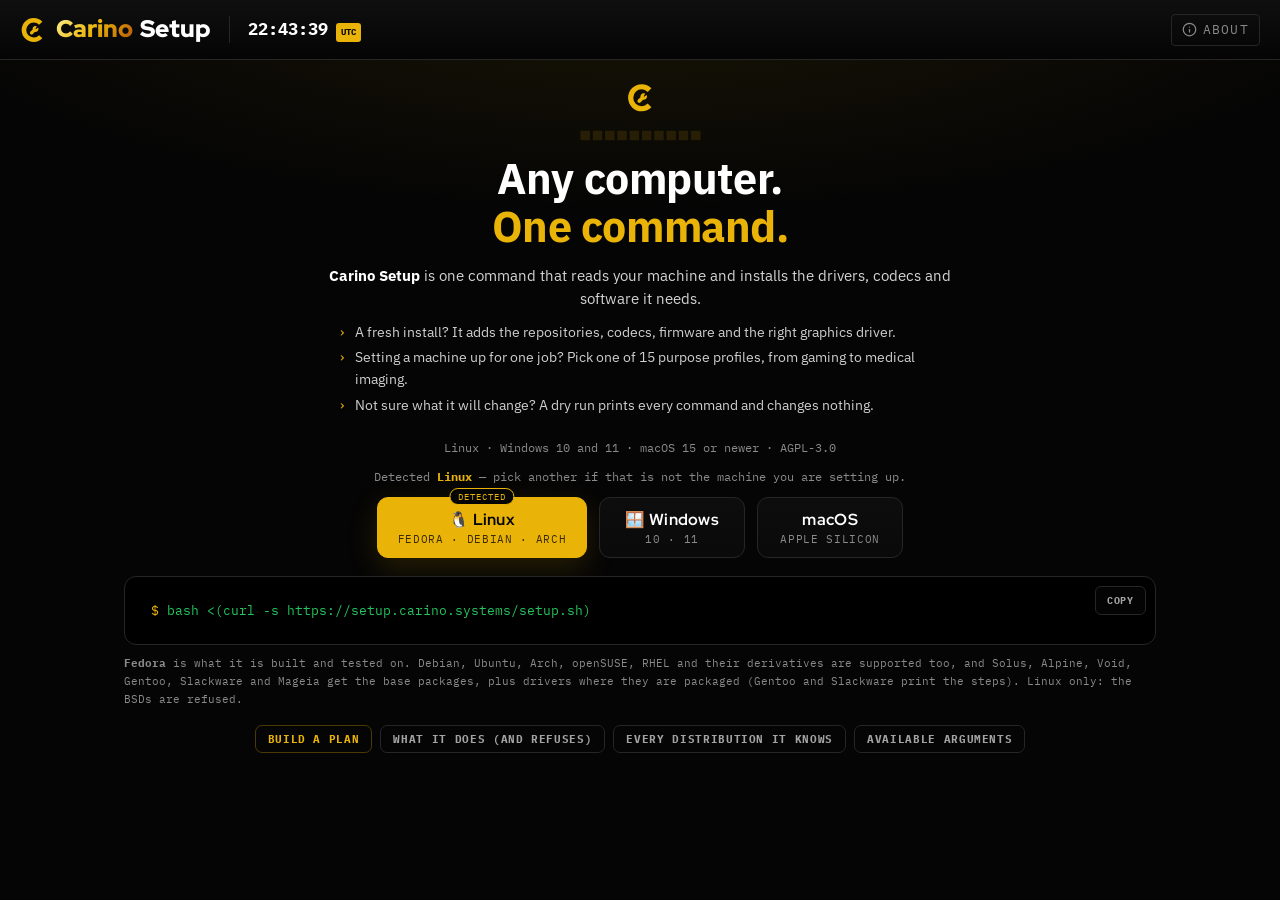
<file: index.html>
<!DOCTYPE html>
<html lang="en">
<head>
    <meta charset="UTF-8">
    <meta name="viewport" content="width=device-width, initial-scale=1.0">
    <link rel="icon" type="image/webp" href="logo.webp">
    <title>Carino Setup — Any Computer, One Command</title>
    <!-- carino:head — generated by Carino-Systems/baseline/apply.py from sites.json; edit there, not here -->
    <meta name="description" content="One command that configures Linux, Windows or macOS: hardware and distribution detection, drivers, and 15 purpose profiles. Nothing to install first.">
    <meta name="carino:line" content="Set up any computer with one command.">
    <link rel="canonical" href="https://setup.carino.systems/">
    <meta property="og:type" content="website">
    <meta property="og:site_name" content="Carino Systems">
    <meta property="og:title" content="Carino Setup">
    <meta property="og:description" content="One command that configures Linux, Windows or macOS: hardware and distribution detection, drivers, and 15 purpose profiles. Nothing to install first.">
    <meta property="og:url" content="https://setup.carino.systems/">
    <meta property="og:image" content="https://setup.carino.systems/og.jpg">
    <meta property="og:image:width" content="1200">
    <meta property="og:image:height" content="630">
    <meta property="og:image:alt" content="Carino Setup">
    <meta name="twitter:card" content="summary_large_image">
    <link rel="alternate" hreflang="en" href="https://setup.carino.systems/">
    <link rel="alternate" hreflang="es" href="https://setup.carino.systems/?lang=es">
    <link rel="alternate" hreflang="pt-BR" href="https://setup.carino.systems/?lang=pt-BR">
    <link rel="alternate" hreflang="ja" href="https://setup.carino.systems/?lang=ja">
    <link rel="alternate" hreflang="ru" href="https://setup.carino.systems/?lang=ru">
    <link rel="alternate" hreflang="x-default" href="https://setup.carino.systems/">
    <script type="application/json" id="carino-head-i18n">{"es": {"title": "Carino Setup — Cualquier computadora, un comando", "desc": "Un solo comando que configura Linux, Windows o macOS: detección de hardware y distribución, controladores y 15 perfiles por uso. Sin instalar nada antes.", "line": "Configura cualquier computadora con un comando."}, "pt-BR": {"title": "Carino Setup — Qualquer computador, um comando", "desc": "Um único comando que configura Linux, Windows ou macOS: detecção de hardware e distribuição, drivers e 15 perfis por finalidade. Nada para instalar antes.", "line": "Configure qualquer computador com um comando."}, "ja": {"title": "Carino Setup — どのPCも、コマンド1つで", "desc": "1つのコマンドでLinux・Windows・macOSを設定。ハードウェアとディストリビューションの検出、ドライバー、15の用途別プロファイル。事前準備不要。", "line": "どんな PC も1つのコマンドでセットアップ。"}, "ru": {"title": "Carino Setup — любой компьютер, одна команда", "desc": "Одна команда настраивает Linux, Windows или macOS: определение оборудования и дистрибутива, драйверы и 15 профилей под задачи. Ничего не нужно ставить заранее.", "line": "Настройте любой компьютер одной командой."}}</script>
    <script type="application/ld+json">{"@context": "https://schema.org", "@type": "SoftwareApplication", "name": "Carino Setup", "url": "https://setup.carino.systems/", "description": "One command that configures Linux, Windows or macOS: hardware and distribution detection, drivers, and 15 purpose profiles. Nothing to install first.", "operatingSystem": "Linux, Windows, macOS", "isAccessibleForFree": true, "author": {"@type": "Person", "name": "Miguel Cariño", "url": "https://carino.systems/"}}</script>
    <!-- /carino:head -->
  <!-- Theme before first paint, so neither theme flashes the other:
       ?theme=gold|color (review links; not stored) > carino-theme cookie
       (shared across *.carino.systems) > localStorage > Gold & Black. -->
  <meta name="theme-color" content="#050505" id="carinoThemeColor">
  <script>
  (function () {
    var d = document.documentElement, t = null;
    function pick(v) { return v === 'gold' ? 'gold' : (v === 'color' || v === 'colour') ? 'color' : null; }
    try { t = pick(new URLSearchParams(location.search).get('theme')); } catch (e) {}
    if (!t) { try { var m = document.cookie.match(/(?:^|;\s*)carino-theme=([^;]*)/); if (m) t = pick(decodeURIComponent(m[1])); } catch (e) {} }
    if (!t) { try { t = pick(localStorage.getItem('carino-theme')); } catch (e) {} }
    t = t || 'gold';
    d.setAttribute('data-carino-theme', t);
    var dark = d.getAttribute('data-theme') !== 'light' && window.matchMedia && matchMedia('(prefers-color-scheme: dark)').matches;
    var meta = document.getElementById('carinoThemeColor');
    if (meta) meta.content = t === 'gold' ? '#050505' : (dark ? '#0e1420' : '#eef3fc');
  })();
  </script>
    <link rel="stylesheet" href="fonts/carino-fonts.css">
    <!-- Tokens and the shared components (landing hero, terminal, copy button,
         privacy line, footer) come from carino-ui.css; only this page's own
         names are declared below. -->
    <link rel="stylesheet" href="carino-ui.css">
    <style>
        :root {
            --i18n: 'Noto Sans JP', 'Noto Sans CJK JP', 'Hiragino Sans', 'Yu Gothic UI', 'Noto Sans SC', 'Noto Sans CJK SC', 'PingFang SC', 'Microsoft YaHei UI', 'Noto Sans KR', 'Noto Sans CJK KR', 'Apple SD Gothic Neo', 'Malgun Gothic', 'Noto Sans Hebrew', 'Arial Hebrew'; /* fonts/carino-fonts.css ships latin + latin-ext only, so the ja/zh/ko/he/ru strings below can never be Plex; these are the real system faces they land on instead of a generic */
            --sans-i18n: 'IBM Plex Sans', var(--i18n), system-ui, -apple-system, sans-serif; /* brand face first, so latin text in a translated string still renders in Plex */
            --mono-i18n: 'IBM Plex Mono', var(--i18n), ui-monospace, SFMono-Regular, Menlo, monospace;
            --display-i18n: 'Red Hat Display', var(--sans-i18n);
        }

        * { margin: 0; padding: 0; }
        html { scroll-behavior: smooth; }
        body { font-size: 16px; } /* carino-ui's 15px base; every size here was measured at 16 */
        button { font-family: inherit; }

        .container { max-width: 1080px; margin: 0 auto; padding: 0 1.5rem; }

        /* ---- one screen ----
           The page is a single hero now, the way pacs.carino.systems is: the
           command, the platform picker and the four sheet chips all sit above
           the fold, and everything that used to be a section below it — the
           plan builder, the distribution list, the argument table, what this
           does and refuses — is a <dialog> opened from here. A dialog is
           markup, not a fetch, so none of that content left the page: it is
           still one Ctrl-F away and still indexed.

           Sizing follows the same rule as PACS. --tall is how much taller this
           viewport is than the point where the hero stops having room, so every
           size below reads `base + --tall × rate` and is exactly `base` on any
           screen under 900px. A calc rather than a media query because a
           breakpoint steps: any vh expression steep enough to be worth having
           above 900px is already too steep below it. */
        :root { --tall: max(0px, 100vh - 900px); }
        body { min-height: 100dvh; display: flex; flex-direction: column; }
        .hero { flex: 1 0 auto; display: flex; }
        /* Top-anchored, not centred: surplus height collects at the bottom where
           it is quiet, instead of opening a gap between the navbar and the mark. */
        .hero > .container { margin-block: 0 auto; width: 100%; }
        /* .lh-wrap's 90% would add a second gutter inside .container's own. */
        .hero > .container.lh-wrap { width: 100%; max-width: 1080px; }

        /* The mark, and under it the one piece of motion on the page: a row of
           pixel blocks, cut from the same grid as the mark, lighting up one by
           one like packages landing, then clearing to start again. Sized off
           viewport HEIGHT: height is the scarce dimension on a one-screen page,
           so the decoration shrinks with the thing it competes against. */
        .hero-mark .mark { aspect-ratio: 1 / 1; }
        .steps rect { fill: var(--accent); opacity: .12; animation: land 3.2s ease-out infinite; }
        @keyframes land {
            0%, 6%    { opacity: .12; filter: none; }
            12%       { opacity: 1; filter: drop-shadow(0 0 5px rgba(234,179,8,0.9)); }
            20%, 72%  { opacity: .9; filter: none; }
            84%, 100% { opacity: .12; filter: none; }
        }
        /* Motion is decoration here, so a reader who asked for less of it gets
           the finished row, standing still. */
        @media (prefers-reduced-motion: reduce) { .steps rect { animation: none; opacity: .9; } }

        /* Floating OS marks: a few faint logos of the systems this sets up,
           fading in at random spots in the side margins and drifting away.
           Behind the content, never clickable, never on a reduced-motion
           screen. Logos: Simple Icons (CC0); the Windows one is drawn here. */
        .os-float { position: fixed; inset: 0; z-index: 0; pointer-events: none; overflow: hidden; }
        .hero > .container { position: relative; z-index: 1; }
        .os-float svg { position: absolute; fill: var(--accent); opacity: 0;
            animation: drift var(--life, 7s) ease-in-out forwards; }
        @keyframes drift {
            0%   { opacity: 0;   transform: translateY(14px) rotate(var(--r0, -8deg)) scale(.85); }
            25%  { opacity: var(--peak, .35); }
            75%  { opacity: var(--peak, .35); }
            100% { opacity: 0;   transform: translateY(-26px) rotate(var(--r1, 8deg)) scale(1); }
        }
        @media (prefers-reduced-motion: reduce) { .os-float { display: none; } }

        /* Headline, lede and situations are Branding's .landing-hero: sentence
           case, the second line solid gold. Only the i18n font stacks are ours. */
        .hero h1 { font-family: var(--sans-i18n); }
        .hero h1 .gold { color: var(--accent); }
        .lh-lede, .lh-situations { font-family: var(--sans-i18n); }

        /* Above the buttons, so it reads as their label rather than as a
           footnote: it says which one is already selected and why. */
        .sys-line { font-family: var(--mono-i18n); }
        .platform { margin: 0 0 min(24px, calc(clamp(6px, 1.1vh, 12px) + var(--tall) * .03));
            font-family: var(--mono-i18n); font-size: min(.95rem, calc(.74rem + var(--tall) * .008)); color: var(--text-muted); }
        .platform strong { color: var(--accent); font-weight: 700; }

        .os-picker { display: flex; justify-content: center; flex-wrap: wrap;
            gap: min(26px, calc(12px + var(--tall) * .035)); }
        .os-btn {
            position: relative; display: flex; flex-direction: column; align-items: center; gap: 2px;
            min-width: min(210px, calc(146px + var(--tall) * .075));
            padding: min(24px, calc(11px + var(--tall) * .022)) min(40px, calc(20px + var(--tall) * .034));
            border-radius: 11px; cursor: pointer; text-align: center;
            border: 1px solid var(--border); background: linear-gradient(180deg, var(--bg-elev), #0a0a0a);
            color: var(--text); transition: 0.16s;
        }
        .os-btn:hover { border-color: var(--accent); transform: translateY(-2px); }
        .os-btn b { font-family: var(--display); font-size: min(1.34rem, calc(.98rem + var(--tall) * .012)); letter-spacing: 0.02em; }
        .os-btn .fmt { font-family: var(--mono); font-size: 0.68rem; color: var(--text-muted); text-transform: uppercase; letter-spacing: 0.06em; }
        .os-btn.active { border-color: var(--accent); background: var(--accent); color: #050505; box-shadow: 0 10px 30px var(--accent-glow); }
        .os-btn.active .fmt { color: #3a2c00; }
        /* The tab you are on is gold; the machine you are ON gets the badge. They
           are usually the same button and the badge is then just confirmation,
           but clicking away has to leave the detection visible somewhere. */
        .os-btn .rec { display: none; }
        .os-btn.detected .rec {
            display: block; position: absolute; top: -10px; left: 50%; transform: translateX(-50%);
            background: var(--bg); color: var(--accent); border: 1px solid var(--accent); border-radius: 999px;
            font-family: var(--mono); font-size: 0.56rem; letter-spacing: 0.1em; text-transform: uppercase;
            padding: 2px 8px; white-space: nowrap;
        }
        .os-btn.detected:not(.active) { border-color: var(--accent-dim); }

        /* The command pane under the picker. It carries the payload of this
           page, so it gets the space the download buttons get on PACS. */
        .os-content { margin-top: min(34px, calc(clamp(12px, 2vh, 18px) + var(--tall) * .04)); text-align: left; }

        /* .terminal-wrapper > .terminal > code and .copy-btn.term-copy are
           Branding's command block (carino-ui.css): it keeps the Copy button
           off the command at every width. */

        .note { font-family: var(--mono); font-size: 0.7rem; color: var(--text-muted); margin-top: 10px; line-height: 1.6; }

        /* ---- the row that opens the sheets ----
           Buttons, not a bespoke pill: the branding reference has one button
           component and its pills are for status, not navigation. */
        .chips { display: flex; flex-wrap: wrap; justify-content: center;
            gap: min(18px, calc(8px + var(--tall) * .026));
            margin: min(36px, calc(clamp(10px, 1.9vh, 17px) + var(--tall) * .05)) auto 0; max-width: min(980px, 94vw); }
        .chip {
            font-family: var(--mono-i18n); font-weight: 700; letter-spacing: 0.06em; text-transform: uppercase;
            font-size: min(.9rem, calc(.68rem + var(--tall) * .008));
            padding: min(14px, calc(6px + var(--tall) * .022)) min(24px, calc(12px + var(--tall) * .032));
            border-radius: 7px; cursor: pointer; border: 1px solid var(--border);
            color: var(--text-sec); background: transparent; transition: 0.15s;
        }
        .chip:hover { color: var(--accent); border-color: var(--accent); background: var(--accent-faint); }
        .chip.primary { color: var(--accent); border-color: var(--accent-dim); }
        /* The privacy line (Branding's), centred as a block under the chips;
           its own text stays left-aligned beside the lock. */
        .foot-note { display: inline-block; font-family: var(--mono-i18n);
            max-width: min(760px, 94vw);
            margin: min(30px, calc(clamp(10px, 1.8vh, 16px) + var(--tall) * .04)) auto 0; }
        .foot-note a { color: var(--accent); text-decoration: none; }
        .foot-note a:hover { text-decoration: underline; }

        /* ---- modal ----
           The branding system's component (branding.carino.systems §17), built
           on <dialog> rather than a scrim div toggled with `hidden`: the element
           supplies the focus trap, Escape, the backdrop and an inert background,
           none of which a div gets for free. */
        /* `display` only when open. A bare `display: flex` overrides the UA's
           `dialog:not([open]) { display: none }` and every sheet renders inline. */
        dialog.modal:not([open]) { display: none; } /* carino-ui's .modal is display:flex for a scrim div */
        .modal[open] { display: flex; }
        .modal {
            /* `margin: auto` is what centres a top-layer <dialog>, and the
               `* { margin: 0 }` reset at the top of this stylesheet takes it
               away — which pins every sheet to the top-left corner. Put back
               explicitly rather than by carving dialog out of the reset. */
            margin: auto;
            flex-direction: column; padding: 0; overflow: hidden; text-align: left;
            width: min(92vw, 680px); max-width: none; max-height: min(88vh, 900px);
            background: var(--bg-elev); border: 1px solid var(--border); border-radius: 14px;
            box-shadow: 0 30px 80px rgba(0,0,0,0.75); color: var(--text);
        }
        .modal.wide { width: min(94vw, 1080px); }
        .modal::backdrop { background: rgba(0,0,0,0.65); -webkit-backdrop-filter: blur(6px); backdrop-filter: blur(6px); }
        .modal-head { display: flex; align-items: center; gap: 12px; padding: 16px 18px; border-bottom: 1px solid var(--border); }
        .modal-title { margin: 0; flex: 1; font-family: var(--display-i18n); font-weight: 900; font-size: 1.05rem;
            text-transform: uppercase; letter-spacing: 0.5px; }
        .modal-head form { margin: 0; }
        .modal-x { border: none; background: transparent; color: var(--text-muted); font-size: 1.05rem; line-height: 1;
            cursor: pointer; padding: 4px 8px; border-radius: 6px; transition: 0.15s; }
        .modal-x:hover { color: var(--accent); background: var(--accent-faint); }
        .modal-body { padding: 18px; overflow-y: auto; color: var(--text); font-size: inherit; }
        .modal-body > .note:first-child { margin-top: 0; }

        /* Two columns that collapse to one, and they collapse in the right
           order: a visitor who reads only the red box has been told what this
           will not do without ever being told what it does. */
        .contrast { display: grid; grid-template-columns: 1fr 1fr; gap: 20px; align-items: start; }
        @media (max-width: 860px) { .contrast { grid-template-columns: 1fr; gap: 16px; } }
        .isbox { border: 1px solid var(--border); border-left: 4px solid var(--accent);
            border-radius: 12px; padding: 18px 20px; background: var(--accent-faint); min-width: 0; }
        .isbox h3 { margin: 0 0 12px; color: var(--accent); font-family: var(--display-i18n); font-size: 1.05rem; }
        .notbox { border: 1px solid #7f1d1d; border-left: 4px solid #b91c1c;
            border-radius: 12px; padding: 18px 20px; background: rgba(185,28,28,0.06); min-width: 0; }
        .notbox h3 { margin: 0 0 12px; color: #f87171; font-family: var(--display-i18n); font-size: 1.05rem; }
        .isbox ul, .notbox ul { list-style: none; margin: 0; padding: 0; }
        .isbox li, .notbox li { margin-bottom: 11px; font-size: 0.86rem; line-height: 1.55; color: #d4d4d4;
            word-break: normal; overflow-wrap: break-word; }
        .isbox li:last-child, .notbox li:last-child { margin-bottom: 0; }
        .isbox li b { color: var(--text); }
        .notbox li b { color: #fca5a5; }

        .table-wrap { overflow-x: auto; }
        table.data { width: 100%; border-collapse: collapse; font-family: var(--mono); font-size: 0.76rem; }
        table.data th { text-align: left; color: var(--text-muted); text-transform: uppercase; letter-spacing: 0.06em; font-size: 0.62rem; font-weight: 700; padding: 8px 12px; border-bottom: 1px solid var(--border); }
        table.data td { padding: 9px 12px; border-bottom: 1px solid var(--border); color: var(--text-sec); }
        table.data tr:hover td { background: var(--accent-faint); color: var(--text); }
        .kbd {
            display: inline-block; font-family: var(--mono); font-size: 0.66rem; font-weight: 700;
            color: var(--text-sec); background: var(--bg-elev);
            border: 1px solid var(--border); border-bottom-width: 2px; border-radius: 4px; padding: 2px 7px;
        }
        .kbd.accent { color: var(--accent); border-color: var(--accent-dim); }

        .build-grid { display: grid; grid-template-columns: repeat(auto-fit, minmax(230px, 1fr)); gap: 14px; margin-top: 18px; }
        .field { display: flex; flex-direction: column; gap: 7px; }
        .field-label { font-family: var(--mono); font-size: 0.62rem; font-weight: 700; text-transform: uppercase; letter-spacing: 0.08em; color: var(--text-muted); }
        .field select {
            font-family: var(--mono); font-size: 0.76rem; color: var(--text);
            background: var(--bg-elev); border: 1px solid var(--border);
            border-radius: 6px; padding: 9px 10px; cursor: pointer; width: 100%;
        }
        .field select:hover:not(:disabled) { border-color: var(--border-hv); }
        .field select:disabled { color: var(--text-muted); cursor: not-allowed; opacity: 0.6; }
        select:focus-visible, input:focus-visible, button:focus-visible { outline: 2px solid var(--accent-dim); outline-offset: 2px; }

        .toggles { display: flex; flex-wrap: wrap; gap: 10px; margin-top: 16px; }
        .toggle {
            display: inline-flex; align-items: center; gap: 8px; cursor: pointer;
            font-family: var(--mono); font-size: 0.7rem; color: var(--text-sec);
            background: var(--bg-card); border: 1px solid var(--border); border-radius: 6px; padding: 8px 12px; transition: 0.15s;
        }
        .toggle:hover { border-color: var(--border-hv); color: var(--text); }
        .toggle input { accent-color: var(--accent); cursor: pointer; }
        .toggle.locked { opacity: 0.45; cursor: not-allowed; }
        .toggle.locked:hover { border-color: var(--border); color: var(--text-sec); }
        .toggle.locked input { cursor: not-allowed; }

        .panel { margin-top: 18px; border: 1px solid var(--border); border-radius: var(--radius); background: var(--bg-card); padding: 16px 18px; }
        .panel h4 { font-family: var(--mono); font-size: 0.62rem; font-weight: 700; text-transform: uppercase; letter-spacing: 0.08em; color: var(--accent); margin-bottom: 9px; }
        .panel h4 + .panel-sub { margin-top: -4px; margin-bottom: 9px; }
        .panel p { font-size: 0.78rem; color: var(--text-sec); line-height: 1.7; }
        .panel .group { margin-top: 14px; }
        .panel .group:first-of-type { margin-top: 0; }
        .group-label { font-family: var(--mono); font-size: 0.6rem; font-weight: 700; text-transform: uppercase; letter-spacing: 0.08em; color: var(--text-muted); display: block; margin-bottom: 7px; }
        .pk {
            display: inline-block; font-family: var(--mono); font-size: 0.66rem; line-height: 1.5;
            color: var(--text-sec); background: var(--bg-elev);
            border: 1px solid var(--border); border-radius: 4px; padding: 3px 7px; margin: 0 5px 5px 0;
        }
        .pk b { color: var(--text); font-weight: 600; }
        .pk i { font-style: normal; color: var(--text-muted); }

        .refusal { margin-top: 18px; border: 1px solid rgba(239,68,68,0.35); border-left: 3px solid var(--err); border-radius: var(--radius); background: rgba(239,68,68,0.06); padding: 16px 18px; }
        .refusal h4 { font-family: var(--mono); font-size: 0.62rem; font-weight: 700; text-transform: uppercase; letter-spacing: 0.08em; color: var(--err); margin-bottom: 9px; }
        .refusal p { font-size: 0.8rem; color: var(--text-sec); line-height: 1.75; white-space: pre-wrap; } /* the NixOS refusal carries a configuration.nix snippet */

        .caution-line { margin-top: 14px; padding-left: 12px; border-left: 2px solid var(--accent-dim); font-family: var(--mono); font-size: 0.68rem; color: var(--warn); line-height: 1.7; }
        .out-label { font-family: var(--mono); font-size: 0.62rem; font-weight: 700; text-transform: uppercase; letter-spacing: 0.1em; color: var(--text-muted); margin: 24px 0 9px; }

        /* No block row on a phone. It is the widest thing in the hero at 5:1, so
           on a 390px screen it either goes hairline-thin or it sets the width of
           everything above it — and a phone is the one place this page was
           already scrolling. The mark takes the space instead and grows into it.
           Removed rather than hidden, so it gives its height back. */
        @media (max-width: 640px) {
            .steps { display: none; }
        }
        /* Short screens, any width. Russian and Portuguese both run about a line
           longer than English here, which is enough to push a 1366×768 laptop
           over by itself — so the trim is keyed to the height that is short
           rather than to the language that is long. Font size only: narrowing
           max-width would wrap the lede to MORE lines and make it taller. */
        @media (max-height: 780px) {
            .lede { font-size: 0.94rem; max-width: 720px; }
        }
        /* 1024×600 is the floor this page is measured against — a netbook, a
           VM console, a projector. Everything above still fits there on the
           calc alone; these are the last few rows, and they come out of the
           decoration and the gaps rather than out of anything that says
           something. The block row goes first: it is the only element on the
           page carrying no information at all. */
        @media (max-height: 660px) {
            .steps { display: none; }
            .hero-mark .mark { height: clamp(26px, 4.6vh, 34px); }
            .hero-mark { margin-bottom: 10px; }
            .hero h1 { margin-bottom: 9px; }
            .lede { font-size: 0.84rem; line-height: 1.48; margin-bottom: 12px; }
            .platform { margin-bottom: 8px; }
            .os-btn { padding: 8px 18px; }
            .os-content { margin-top: 12px; }
            .note { margin-top: 7px; }
            .chips { margin-top: 11px; }
            .foot-note { margin-top: 8px; }
        }
        @media (max-width: 600px) {
            .os-btn { min-width: 112px; padding: 9px 14px; gap: 0; }
            .os-btn b { font-size: 0.95rem; }
            .os-picker { gap: 8px; }
            .lede { font-size: 0.88rem; }
            .chips { gap: 6px; }
            .chip { padding: 6px 12px; font-size: 0.66rem; }
            .build-grid { grid-template-columns: 1fr; }
            /* A phone has no side margins for the drifting logos to live in,
               so they would sit on the buttons. */
            .os-float { display: none; }
        }
    </style>
  <!-- Colourful theme + the switch; nothing applies until data-carino-theme="color". -->
  <link rel="stylesheet" href="carino-theme.css">
  <style>
    /* the hero mark in both colourings; the theme picks one */
    .mark.mk-color, :root[data-carino-theme="color"] .mark.mk-gold { display: none; }
    :root[data-carino-theme="color"] .mark.mk-color { display: block; }
    /* Colourful: carino-theme.css remaps the tokens, so everything that reads
       one follows; these are the values written for black. */
    :root[data-carino-theme="color"] body { background-image: var(--stage-grad); }
    :root[data-carino-theme="color"] .os-btn { background: var(--bg-card); box-shadow: var(--ct-shadow-1); }
    :root[data-carino-theme="color"] .os-btn.active { background: var(--accent); border-color: var(--accent); color: var(--ct-on-accent); box-shadow: var(--ct-shadow-2); }
    :root[data-carino-theme="color"] .os-btn.active .fmt { color: var(--ct-on-accent); opacity: .8; }
    :root[data-carino-theme="color"] .modal { box-shadow: var(--ct-shadow-3); }
    :root[data-carino-theme="color"] .modal::backdrop { background: var(--ct-scrim); }
    :root[data-carino-theme="color"] .notbox { border-color: var(--err); }
    :root[data-carino-theme="color"] .notbox h3, :root[data-carino-theme="color"] .notbox li b { color: var(--err); }
    :root[data-carino-theme="color"] .isbox li, :root[data-carino-theme="color"] .notbox li { color: var(--text-sec); }
  </style>
</head>
<body>
<!-- Key words: the navbar shows them, translated, under its Language tab. -->
<ul data-carino-words hidden>
  <li>Plan Builder</li>
  <li>Your distribution</li>
  <li>Purpose profile</li>
  <li>Desktop environment</li>
  <li>Graphic drivers</li>
  <li>System update</li>
</ul>

<!-- Carino navbar self-injects at the top of <body> (loads carino-clock.js locally) -->
<script src="carino-navbar.js" data-app="Setup" data-repo="SimpleSetup" data-license="AGPL-3.0" data-changelog="https://github.com/MiguelCarino/SimpleSetup/commits/main" defer></script>
<script src="carino-theme.js" data-mark="logo.svg" data-mark-color="logo-color.svg" defer></script>
<script src="carino-lang.js" defer></script>
<script src="i18n.js" defer></script>

<!-- Floating OS marks (decoration, filled in by the script at the bottom) -->
<div class="os-float" id="osFloat" aria-hidden="true"><svg width="0" height="0" style="position:absolute"><symbol id="os-linux" viewBox="0 0 24 24"><path d="M12.504 0c-.155 0-.315.008-.48.021-4.226.333-3.105 4.807-3.17 6.298-.076 1.092-.3 1.953-1.05 3.02-.885 1.051-2.127 2.75-2.716 4.521-.278.832-.41 1.684-.287 2.489a.424.424 0 00-.11.135c-.26.268-.45.6-.663.839-.199.199-.485.267-.797.4-.313.136-.658.269-.864.68-.09.189-.136.394-.132.602 0 .199.027.4.055.536.058.399.116.728.04.97-.249.68-.28 1.145-.106 1.484.174.334.535.47.94.601.81.2 1.91.135 2.774.6.926.466 1.866.67 2.616.47.526-.116.97-.464 1.208-.946.587-.003 1.23-.269 2.26-.334.699-.058 1.574.267 2.577.2.025.134.063.198.114.333l.003.003c.391.778 1.113 1.132 1.884 1.071.771-.06 1.592-.536 2.257-1.306.631-.765 1.683-1.084 2.378-1.503.348-.199.629-.469.649-.853.023-.4-.2-.811-.714-1.376v-.097l-.003-.003c-.17-.2-.25-.535-.338-.926-.085-.401-.182-.786-.492-1.046h-.003c-.059-.054-.123-.067-.188-.135a.357.357 0 00-.19-.064c.431-1.278.264-2.55-.173-3.694-.533-1.41-1.465-2.638-2.175-3.483-.796-1.005-1.576-1.957-1.56-3.368.026-2.152.236-6.133-3.544-6.139zm.529 3.405h.013c.213 0 .396.062.584.198.19.135.33.332.438.533.105.259.158.459.166.724 0-.02.006-.04.006-.06v.105a.086.086 0 01-.004-.021l-.004-.024a1.807 1.807 0 01-.15.706.953.953 0 01-.213.335.71.71 0 00-.088-.042c-.104-.045-.198-.064-.284-.133a1.312 1.312 0 00-.22-.066c.05-.06.146-.133.183-.198.053-.128.082-.264.088-.402v-.02a1.21 1.21 0 00-.061-.4c-.045-.134-.101-.2-.183-.333-.084-.066-.167-.132-.267-.132h-.016c-.093 0-.176.03-.262.132a.8.8 0 00-.205.334 1.18 1.18 0 00-.09.4v.019c.002.089.008.179.02.267-.193-.067-.438-.135-.607-.202a1.635 1.635 0 01-.018-.2v-.02a1.772 1.772 0 01.15-.768c.082-.22.232-.406.43-.533a.985.985 0 01.594-.2zm-2.962.059h.036c.142 0 .27.048.399.135.146.129.264.288.344.465.09.199.14.4.153.667v.004c.007.134.006.2-.002.266v.08c-.03.007-.056.018-.083.024-.152.055-.274.135-.393.2.012-.09.013-.18.003-.267v-.015c-.012-.133-.04-.2-.082-.333a.613.613 0 00-.166-.267.248.248 0 00-.183-.064h-.021c-.071.006-.13.04-.186.132a.552.552 0 00-.12.27.944.944 0 00-.023.33v.015c.012.135.037.2.08.334.046.134.098.2.166.268.01.009.02.018.034.024-.07.057-.117.07-.176.136a.304.304 0 01-.131.068 2.62 2.62 0 01-.275-.402 1.772 1.772 0 01-.155-.667 1.759 1.759 0 01.08-.668 1.43 1.43 0 01.283-.535c.128-.133.26-.2.418-.2zm1.37 1.706c.332 0 .733.065 1.216.399.293.2.523.269 1.052.468h.003c.255.136.405.266.478.399v-.131a.571.571 0 01.016.47c-.123.31-.516.643-1.063.842v.002c-.268.135-.501.333-.775.465-.276.135-.588.292-1.012.267a1.139 1.139 0 01-.448-.067 3.566 3.566 0 01-.322-.198c-.195-.135-.363-.332-.612-.465v-.005h-.005c-.4-.246-.616-.512-.686-.71-.07-.268-.005-.47.193-.6.224-.135.38-.271.483-.336.104-.074.143-.102.176-.131h.002v-.003c.169-.202.436-.47.839-.601.139-.036.294-.065.466-.065zm2.8 2.142c.358 1.417 1.196 3.475 1.735 4.473.286.534.855 1.659 1.102 3.024.156-.005.33.018.513.064.646-1.671-.546-3.467-1.089-3.966-.22-.2-.232-.335-.123-.335.59.534 1.365 1.572 1.646 2.757.13.535.16 1.104.021 1.67.067.028.135.06.205.067 1.032.534 1.413.938 1.23 1.537v-.043c-.06-.003-.12 0-.18 0h-.016c.151-.467-.182-.825-1.065-1.224-.915-.4-1.646-.336-1.77.465-.008.043-.013.066-.018.135-.068.023-.139.053-.209.064-.43.268-.662.669-.793 1.187-.13.533-.17 1.156-.205 1.869v.003c-.02.334-.17.838-.319 1.35-1.5 1.072-3.58 1.538-5.348.334a2.645 2.645 0 00-.402-.533 1.45 1.45 0 00-.275-.333c.182 0 .338-.03.465-.067a.615.615 0 00.314-.334c.108-.267 0-.697-.345-1.163-.345-.467-.931-.995-1.788-1.521-.63-.4-.986-.87-1.15-1.396-.165-.534-.143-1.085-.015-1.645.245-1.07.873-2.11 1.274-2.763.107-.065.037.135-.408.974-.396.751-1.14 2.497-.122 3.854a8.123 8.123 0 01.647-2.876c.564-1.278 1.743-3.504 1.836-5.268.048.036.217.135.289.202.218.133.38.333.59.465.21.201.477.335.876.335.039.003.075.006.11.006.412 0 .73-.134.997-.268.29-.134.52-.334.74-.4h.005c.467-.135.835-.402 1.044-.7zm2.185 8.958c.037.6.343 1.245.882 1.377.588.134 1.434-.333 1.791-.765l.211-.01c.315-.007.577.01.847.268l.003.003c.208.199.305.53.391.876.085.4.154.78.409 1.066.486.527.645.906.636 1.14l.003-.007v.018l-.003-.012c-.015.262-.185.396-.498.595-.63.401-1.746.712-2.457 1.57-.618.737-1.37 1.14-2.036 1.191-.664.053-1.237-.2-1.574-.898l-.005-.003c-.21-.4-.12-1.025.056-1.69.176-.668.428-1.344.463-1.897.037-.714.076-1.335.195-1.814.12-.465.308-.797.641-.984l.045-.022zm-10.814.049h.01c.053 0 .105.005.157.014.376.055.706.333 1.023.752l.91 1.664.003.003c.243.533.754 1.064 1.189 1.637.434.598.77 1.131.729 1.57v.006c-.057.744-.48 1.148-1.125 1.294-.645.135-1.52.002-2.395-.464-.968-.536-2.118-.469-2.857-.602-.369-.066-.61-.2-.723-.4-.11-.2-.113-.602.123-1.23v-.004l.002-.003c.117-.334.03-.752-.027-1.118-.055-.401-.083-.71.043-.94.16-.334.396-.4.69-.533.294-.135.64-.202.915-.47h.002v-.002c.256-.268.445-.601.668-.838.19-.201.38-.336.663-.336zm7.159-9.074c-.435.201-.945.535-1.488.535-.542 0-.97-.267-1.28-.466-.154-.134-.28-.268-.373-.335-.164-.134-.144-.333-.074-.333.109.016.129.134.199.2.096.066.215.2.36.333.292.2.68.467 1.167.467.485 0 1.053-.267 1.398-.466.195-.135.445-.334.648-.467.156-.136.149-.267.279-.267.128.016.034.134-.147.332a8.097 8.097 0 01-.69.468zm-1.082-1.583V5.64c-.006-.02.013-.042.029-.05.074-.043.18-.027.26.004.063 0 .16.067.15.135-.006.049-.085.066-.135.066-.055 0-.092-.043-.141-.068-.052-.018-.146-.008-.163-.065zm-.551 0c-.02.058-.113.049-.166.066-.047.025-.086.068-.14.068-.05 0-.13-.02-.136-.068-.01-.066.088-.133.15-.133.08-.031.184-.047.259-.005.019.009.036.03.03.05v.02h.003z"/></symbol><symbol id="os-fedora" viewBox="0 0 24 24"><path d="M12.001 0C5.376 0 .008 5.369.004 11.992H.002v9.287h.002A2.726 2.726 0 0 0 2.73 24h9.275c6.626-.004 11.993-5.372 11.993-11.997C23.998 5.375 18.628 0 12 0zm2.431 4.94c2.015 0 3.917 1.543 3.917 3.671 0 .197.001.395-.03.619a1.002 1.002 0 0 1-1.137.893 1.002 1.002 0 0 1-.842-1.175 2.61 2.61 0 0 0 .013-.337c0-1.207-.987-1.672-1.92-1.672-.934 0-1.775.784-1.777 1.672.016 1.027 0 2.046 0 3.07l1.732-.012c1.352-.028 1.368 2.009.016 1.998l-1.748.013c-.004.826.006.677.002 1.093 0 0 .015 1.01-.016 1.776-.209 2.25-2.124 4.046-4.424 4.046-2.438 0-4.448-1.993-4.448-4.437.073-2.515 2.078-4.492 4.603-4.469l1.409-.01v1.996l-1.409.013h-.007c-1.388.04-2.577.984-2.6 2.47a2.438 2.438 0 0 0 2.452 2.439c1.356 0 2.441-.987 2.441-2.437l-.001-7.557c0-.14.005-.252.02-.407.23-1.848 1.883-3.256 3.754-3.256z"/></symbol><symbol id="os-debian" viewBox="0 0 24 24"><path d="M13.88 12.685c-.4 0 .08.2.601.28.14-.1.27-.22.39-.33a3.001 3.001 0 01-.99.05m2.14-.53c.23-.33.4-.69.47-1.06-.06.27-.2.5-.33.73-.75.47-.07-.27 0-.56-.8 1.01-.11.6-.14.89m.781-2.05c.05-.721-.14-.501-.2-.221.07.04.13.5.2.22M12.38.31c.2.04.45.07.42.12.23-.05.28-.1-.43-.12m.43.12l-.15.03.14-.01V.43m6.633 9.944c.02.64-.2.95-.38 1.5l-.35.181c-.28.54.03.35-.17.78-.44.39-1.34 1.22-1.62 1.301-.201 0 .14-.25.19-.34-.591.4-.481.6-1.371.85l-.03-.06c-2.221 1.04-5.303-1.02-5.253-3.842-.03.17-.07.13-.12.2a3.551 3.552 0 012.001-3.501 3.361 3.362 0 013.732.48 3.341 3.342 0 00-2.721-1.3c-1.18.01-2.281.76-2.651 1.57-.6.38-.67 1.47-.93 1.661-.361 2.601.66 3.722 2.38 5.042.27.19.08.21.12.35a4.702 4.702 0 01-1.53-1.16c.23.33.47.66.8.91-.55-.18-1.27-1.3-1.48-1.35.93 1.66 3.78 2.921 5.261 2.3a6.203 6.203 0 01-2.33-.28c-.33-.16-.77-.51-.7-.57a5.802 5.803 0 005.902-.84c.44-.35.93-.94 1.07-.95-.2.32.04.16-.12.44.44-.72-.2-.3.46-1.24l.24.33c-.09-.6.74-1.321.66-2.262.19-.3.2.3 0 .97.29-.74.08-.85.15-1.46.08.2.18.42.23.63-.18-.7.2-1.2.28-1.6-.09-.05-.28.3-.32-.53 0-.37.1-.2.14-.28-.08-.05-.26-.32-.38-.861.08-.13.22.33.34.34-.08-.42-.2-.75-.2-1.08-.34-.68-.12.1-.4-.3-.34-1.091.3-.25.34-.74.54.77.84 1.96.981 2.46-.1-.6-.28-1.2-.49-1.76.16.07-.26-1.241.21-.37A7.823 7.824 0 0017.702 1.6c.18.17.42.39.33.42-.75-.45-.62-.48-.73-.67-.61-.25-.65.02-1.06 0C15.082.73 14.862.8 13.8.4l.05.23c-.77-.25-.9.1-1.73 0-.05-.04.27-.14.53-.18-.741.1-.701-.14-1.431.03.17-.13.36-.21.55-.32-.6.04-1.44.35-1.18.07C9.6.68 7.847 1.3 6.867 2.22L6.838 2c-.45.54-1.96 1.611-2.08 2.311l-.131.03c-.23.4-.38.85-.57 1.261-.3.52-.45.2-.4.28-.6 1.22-.9 2.251-1.16 3.102.18.27 0 1.65.07 2.76-.3 5.463 3.84 10.776 8.363 12.006.67.23 1.65.23 2.49.25-.99-.28-1.12-.15-2.08-.49-.7-.32-.85-.7-1.34-1.13l.2.35c-.971-.34-.57-.42-1.361-.67l.21-.27c-.31-.03-.83-.53-.97-.81l-.34.01c-.41-.501-.63-.871-.61-1.161l-.111.2c-.13-.21-1.52-1.901-.8-1.511-.13-.12-.31-.2-.5-.55l.14-.17c-.35-.44-.64-1.02-.62-1.2.2.24.32.3.45.33-.88-2.172-.93-.12-1.601-2.202l.15-.02c-.1-.16-.18-.34-.26-.51l.06-.6c-.63-.74-.18-3.102-.09-4.402.07-.54.53-1.1.88-1.981l-.21-.04c.4-.71 2.341-2.872 3.241-2.761.43-.55-.09 0-.18-.14.96-.991 1.26-.7 1.901-.88.7-.401-.6.16-.27-.151 1.2-.3.85-.7 2.421-.85.16.1-.39.14-.52.26 1-.49 3.151-.37 4.562.27 1.63.77 3.461 3.011 3.531 5.132l.08.02c-.04.85.13 1.821-.17 2.711l.2-.42M9.54 13.236l-.05.28c.26.35.47.73.8 1.01-.24-.47-.42-.66-.75-1.3m.62-.02c-.14-.15-.22-.34-.31-.52.08.32.26.6.43.88l-.12-.36m10.945-2.382l-.07.15c-.1.76-.34 1.511-.69 2.212.4-.73.65-1.541.75-2.362M12.45.12c.27-.1.66-.05.95-.12-.37.03-.74.05-1.1.1l.15.02M3.006 5.142c.07.57-.43.8.11.42.3-.66-.11-.18-.1-.42m-.64 2.661c.12-.39.15-.62.2-.84-.35.44-.17.53-.2.83"/></symbol><symbol id="os-ubuntu" viewBox="0 0 24 24"><path d="M17.61.455a3.41 3.41 0 0 0-3.41 3.41 3.41 3.41 0 0 0 3.41 3.41 3.41 3.41 0 0 0 3.41-3.41 3.41 3.41 0 0 0-3.41-3.41zM12.92.8C8.923.777 5.137 2.941 3.148 6.451a4.5 4.5 0 0 1 .26-.007 4.92 4.92 0 0 1 2.585.737A8.316 8.316 0 0 1 12.688 3.6 4.944 4.944 0 0 1 13.723.834 11.008 11.008 0 0 0 12.92.8zm9.226 4.994a4.915 4.915 0 0 1-1.918 2.246 8.36 8.36 0 0 1-.273 8.303 4.89 4.89 0 0 1 1.632 2.54 11.156 11.156 0 0 0 .559-13.089zM3.41 7.932A3.41 3.41 0 0 0 0 11.342a3.41 3.41 0 0 0 3.41 3.409 3.41 3.41 0 0 0 3.41-3.41 3.41 3.41 0 0 0-3.41-3.41zm2.027 7.866a4.908 4.908 0 0 1-2.915.358 11.1 11.1 0 0 0 7.991 6.698 11.234 11.234 0 0 0 2.422.249 4.879 4.879 0 0 1-.999-2.85 8.484 8.484 0 0 1-.836-.136 8.304 8.304 0 0 1-5.663-4.32zm11.405.928a3.41 3.41 0 0 0-3.41 3.41 3.41 3.41 0 0 0 3.41 3.41 3.41 3.41 0 0 0 3.41-3.41 3.41 3.41 0 0 0-3.41-3.41z"/></symbol><symbol id="os-archlinux" viewBox="0 0 24 24"><path d="M11.39.605C10.376 3.092 9.764 4.72 8.635 7.132c.693.734 1.543 1.589 2.923 2.554-1.484-.61-2.496-1.224-3.252-1.86C6.86 10.842 4.596 15.138 0 23.395c3.612-2.085 6.412-3.37 9.021-3.862a6.61 6.61 0 01-.171-1.547l.003-.115c.058-2.315 1.261-4.095 2.687-3.973 1.426.12 2.534 2.096 2.478 4.409a6.52 6.52 0 01-.146 1.243c2.58.505 5.352 1.787 8.914 3.844-.702-1.293-1.33-2.459-1.929-3.57-.943-.73-1.926-1.682-3.933-2.713 1.38.359 2.367.772 3.137 1.234-6.09-11.334-6.582-12.84-8.67-17.74zM22.898 21.36v-.623h-.234v-.084h.562v.084h-.234v.623h.331v-.707h.142l.167.5.034.107a2.26 2.26 0 01.038-.114l.17-.493H24v.707h-.091v-.593l-.206.593h-.084l-.205-.602v.602h-.091"/></symbol><symbol id="os-opensuse" viewBox="0 0 24 24"><path d="M10.724 0a12 12 0 0 0-9.448 4.623c1.464.391 2.5.727 2.81.832.005-.19.037-1.893.037-1.893s.004-.04.025-.06c.026-.026.065-.018.065-.018.385.056 8.602 1.274 12.066 3.292.427.25.638.517.902.786.958.99 2.223 5.108 2.359 5.957.005.033-.036.07-.054.083a5.177 5.177 0 0 1-.313.228c-.82.55-2.708 1.872-5.13 1.656-2.176-.193-5.018-1.44-8.445-3.699.336.79.668 1.58 1 2.371.497.258 5.287 2.7 7.651 2.651 1.904-.04 3.941-.968 4.756-1.458 0 0 .179-.108.257-.048.085.066.061.167.041.27-.05.234-.164.66-.242.863l-.065.165c-.093.25-.183.482-.356.625-.48.436-1.246.784-2.446 1.305-1.855.812-4.865 1.328-7.66 1.31-1.001-.022-1.968-.133-2.817-.232-1.743-.197-3.161-.357-4.026.269A12 12 0 0 0 10.724 24a12 12 0 0 0 12-12 12 12 0 0 0-12-12zM13.4 6.963a3.503 3.503 0 0 0-2.521.942 3.498 3.498 0 0 0-1.114 2.449 3.528 3.528 0 0 0 3.39 3.64 3.48 3.48 0 0 0 2.524-.946 3.504 3.504 0 0 0 1.114-2.446 3.527 3.527 0 0 0-3.393-3.64zm-.03 1.035a2.458 2.458 0 0 1 2.368 2.539 2.43 2.43 0 0 1-.774 1.706 2.456 2.456 0 0 1-1.762.659 2.461 2.461 0 0 1-2.364-2.542c.02-.655.3-1.26.777-1.707a2.419 2.419 0 0 1 1.756-.655zm.402 1.23c-.602 0-1.087.325-1.087.727 0 .4.485.725 1.087.725.6 0 1.088-.326 1.088-.725 0-.402-.487-.726-1.088-.726Z"/></symbol><symbol id="os-linuxmint" viewBox="0 0 24 24"><path d="M5.438 5.906v8.438c0 2.06 1.69 3.75 3.75 3.75h5.625c2.06 0 3.75-1.69 3.75-3.75V9.656a2.827 2.827 0 0 0-2.813-2.812 2.8 2.8 0 0 0-1.875.737A2.8 2.8 0 0 0 12 6.844a2.827 2.827 0 0 0-2.812 2.812v4.688h1.875V9.656c0-.529.408-.937.937-.937s.938.408.938.937v4.688h1.875V9.656c0-.529.408-.937.937-.937s.938.408.938.937v4.688a1.86 1.86 0 0 1-1.875 1.875H9.188a1.86 1.86 0 0 1-1.875-1.875V5.906ZM12 0C5.384 0 0 5.384 0 12s5.384 12 12 12 12-5.384 12-12S18.616 0 12 0m0 1.875A10.11 10.11 0 0 1 22.125 12 10.11 10.11 0 0 1 12 22.125 10.11 10.11 0 0 1 1.875 12 10.11 10.11 0 0 1 12 1.875"/></symbol><symbol id="os-manjaro" viewBox="0 0 24 24"><path d="M0 0v24h6.75V6.75h8.625V0H0zm8.625 8.625V24h6.75V8.625h-6.75zM17.25 0v24H24V0h-6.75z"/></symbol><symbol id="os-apple" viewBox="0 0 24 24"><path d="M12.152 6.896c-.948 0-2.415-1.078-3.96-1.04-2.04.027-3.91 1.183-4.961 3.014-2.117 3.675-.546 9.103 1.519 12.09 1.013 1.454 2.208 3.09 3.792 3.039 1.52-.065 2.09-.987 3.935-.987 1.831 0 2.35.987 3.96.948 1.637-.026 2.676-1.48 3.676-2.948 1.156-1.688 1.636-3.325 1.662-3.415-.039-.013-3.182-1.221-3.22-4.857-.026-3.04 2.48-4.494 2.597-4.559-1.429-2.09-3.623-2.324-4.39-2.376-2-.156-3.675 1.09-4.61 1.09zM15.53 3.83c.843-1.012 1.4-2.427 1.245-3.83-1.207.052-2.662.805-3.532 1.818-.78.896-1.454 2.338-1.273 3.714 1.338.104 2.715-.688 3.559-1.701"/></symbol><symbol id="os-windows" viewBox="0 0 24 24"><path d="M1 3.5l9-1.2v9.2H1zM11 2.1L23 .5v11H11zM1 12.5h9v9.2l-9-1.2zM11 12.5h12v11l-12-1.6z"/></symbol></svg></div>

<!-- ── Hero: the whole page ──────────────────────────────────────────
     The mark, the argument, the platform picker, the command, and four chips
     that open the rest as dialogs. Nothing has to be scrolled past to reach the
     one line this site exists to hand over. -->
<header class="hero landing-hero" role="main">
    <div class="container lh-wrap">
        <!-- The mark sits above the block row, which reads as its underline. Both
             are aria-hidden: the navbar already says "Carino Setup" in text, and
             a logo announced twice is noise. -->
        <div class="hero-mark lh-mark" aria-hidden="true">
            <!-- The Carino mark, inline rather than as a file: logo.webp is a
                 50×50 raster that exists to be a favicon and goes soft the
                 moment it is drawn larger than that, and an inline path costs
                 no request at all. Same geometry the rest of the fleet uses. -->
            <svg class="mark mk-gold" viewBox="0 0 100 100" preserveAspectRatio="xMidYMid meet">
                <path d="M 81.07 25.82 A 34.81 34.81 0 1 0 81.07 74.18" fill="none" stroke="var(--accent)" stroke-width="16.38" stroke-linecap="butt"/><g transform="translate(36.030 30.000) scale(1.66667)" fill="none" stroke="var(--accent)" stroke-width="3.0" stroke-linecap="round" stroke-linejoin="round"><g transform="translate(2.2 1.6)"><path d="M14.5 3.2a5 5 0 0 0-5.3 6.6L3.6 15.4a2 2 0 0 0 2.8 2.8l5.6-5.6a5 5 0 0 0 6.6-5.3l-2.9 2.9-2.8-.8-.8-2.8z" fill="var(--accent)"/></g></g>
            </svg>
            <img class="mark mk-color" src="logo-color.svg" alt="" width="100" height="100">
            <svg class="steps lh-motif" viewBox="0 0 200 40" preserveAspectRatio="xMidYMid meet">
                <rect x="11.1" y="13" width="14" height="14" style="animation-delay:0.00s"/>
                <rect x="29.3" y="13" width="14" height="14" style="animation-delay:0.16s"/>
                <rect x="47.5" y="13" width="14" height="14" style="animation-delay:0.32s"/>
                <rect x="65.7" y="13" width="14" height="14" style="animation-delay:0.48s"/>
                <rect x="83.9" y="13" width="14" height="14" style="animation-delay:0.64s"/>
                <rect x="102.1" y="13" width="14" height="14" style="animation-delay:0.80s"/>
                <rect x="120.3" y="13" width="14" height="14" style="animation-delay:0.96s"/>
                <rect x="138.5" y="13" width="14" height="14" style="animation-delay:1.12s"/>
                <rect x="156.7" y="13" width="14" height="14" style="animation-delay:1.28s"/>
                <rect x="174.9" y="13" width="14" height="14" style="animation-delay:1.44s"/>
            </svg>
        </div>
        <h1><span data-i18n>Any computer.</span><br><span class="gold" data-i18n>One command.</span></h1>
        <p class="lede lh-lede">
            <strong>Carino Setup</strong>
            <span data-i18n>is one command that reads your machine and installs the drivers, codecs and software it needs.</span>
        </p>
        <ul class="lh-situations">
            <li data-i18n>A fresh install? It adds the repositories, codecs, firmware and the right graphics driver.</li>
            <li data-i18n>Setting a machine up for one job? Pick one of 15 purpose profiles, from gaming to medical imaging.</li>
            <li data-i18n>Not sure what it will change? A dry run prints every command and changes nothing.</li>
        </ul>
        <!-- The systems line (Branding .sys-line): what it runs on and its licence. -->
        <p class="sys-line"><span data-i18n>Linux · Windows 10 and 11 · macOS 15 or newer</span> · AGPL-3.0</p>

        <!-- Above the buttons, so it reads as their label rather than as a
             footnote. Written by script: the detected platform cannot come from
             markup, so this line is re-rendered on carino:langchange too. -->
        <p class="platform" id="platform"><span data-i18n>Pick the machine you are setting up.</span></p>

        <div class="os-picker" role="tablist" data-i18n-aria aria-label="Operating system">
            <button type="button" class="os-btn active" role="tab" id="tab-linux" data-os="linux" aria-controls="linux-section" aria-selected="true"><span class="rec" data-i18n>detected</span><b>🐧 Linux</b><span class="fmt">Fedora · Debian · Arch</span></button>
            <button type="button" class="os-btn" role="tab" id="tab-windows" data-os="windows" aria-controls="windows-section" aria-selected="false"><span class="rec" data-i18n>detected</span><b>🪟 Windows</b><span class="fmt">10 · 11</span></button>
            <button type="button" class="os-btn" role="tab" id="tab-mac" data-os="mac" aria-controls="mac-section" aria-selected="false"><span class="rec" data-i18n>detected</span><b> macOS</b><span class="fmt">Apple Silicon</span></button>
        </div>

        <section id="linux-section" class="os-content" role="tabpanel" aria-labelledby="tab-linux">
            <div class="terminal-wrapper">
                <div class="terminal"><code id="linux-cmd"><span class="prompt">$</span> <span class="cmd">bash &lt;(curl -s https://setup.carino.systems/setup.sh)</span></code></div>
                <button type="button" class="copy-btn term-copy" data-copy="linux-cmd" data-i18n-aria aria-label="Copy the Linux command"><span data-i18n>Copy</span></button>
            </div>
            <p class="note"><b>Fedora</b> <span data-i18n>is what it is built and tested on. Debian, Ubuntu, Arch, openSUSE, RHEL and their derivatives are supported too, and Solus, Alpine, Void, Gentoo, Slackware and Mageia get the base packages, plus drivers where they are packaged (Gentoo and Slackware print the steps). Linux only: the BSDs are refused.</span></p>
        </section>

        <section id="windows-section" class="os-content" role="tabpanel" aria-labelledby="tab-windows" hidden>
            <div class="terminal-wrapper">
                <div class="terminal"><code id="win-cmd"><span class="prompt">PS&gt;</span> <span class="cmd">iwr -useb https://setup.carino.systems/setup.ps1 | iex</span></code></div>
                <button type="button" class="copy-btn term-copy" data-copy="win-cmd" data-i18n-aria aria-label="Copy the Windows command"><span data-i18n>Copy</span></button>
            </div>
            <p class="note"><b data-i18n>Run Terminal as Administrator</b> <span data-i18n>— the script stops without it. It prints what it found, installs the base apps and drivers with winget, applies the Windows 10 or 11 tweaks, offers the 15 purpose profiles and runs Windows Update.</span></p>
            <p class="note"><span data-i18n>Rehearse it first:</span> <span class="kbd">$env:CARINO_SETUP_DRYRUN='1'</span> <span data-i18n>before the command. Plans and the other options are under Available Arguments.</span></p>
        </section>

        <section id="mac-section" class="os-content" role="tabpanel" aria-labelledby="tab-mac" hidden>
            <div class="terminal-wrapper">
                <div class="terminal"><code id="mac-cmd"><span class="prompt">$</span> <span class="cmd">bash &lt;(curl -s https://setup.carino.systems/macos.sh)</span></code></div>
                <button type="button" class="copy-btn term-copy" data-copy="mac-cmd" data-i18n-aria aria-label="Copy the macOS command"><span data-i18n>Copy</span></button>
            </div>
            <p class="note"><b data-i18n>Run it as your normal user, not with sudo.</b> <span data-i18n>It prints what it found, installs Homebrew and the base tools, offers the Finder tweaks and the 15 purpose profiles, then lists the macOS updates. macOS 15 or newer.</span></p>
            <p class="note"><span data-i18n>Rehearse it first:</span> <span class="kbd">dry-run</span> <span data-i18n>after the command. Plans and the other options are under Available Arguments.</span></p>
        </section>

        <!-- What used to be four sections below the fold. They are dialogs now,
             opened from here, so the page is one screen and nothing has to be
             scrolled past to reach the command. The content did not go anywhere:
             a dialog is markup, not a fetch. -->
        <nav class="chips" data-i18n-aria aria-label="More about Carino Setup">
            <button class="chip primary" type="button" data-sheet="builderDialog" data-i18n>Build a plan</button>
            <button class="chip" type="button" data-sheet="whatDialog" data-i18n>What it does (and refuses)</button>
            <button class="chip" type="button" data-sheet="distroDialog" data-i18n>Every distribution it knows</button>
            <button class="chip" type="button" data-sheet="argsDialog" data-i18n>Available Arguments</button>
        </nav>

        <!-- The last line before somebody pastes a curl into a root shell. It
             is the one claim on this page a visitor can check for themselves,
             so it links to the file rather than asking to be believed. -->
    </div>
</header>

<!-- The Product footer (Branding #footer). The hero grows to fill the screen,
     so this sits at its bottom edge. -->
<div data-carino-about hidden>
  <p><span data-i18n>This page runs entirely in your browser and sends nothing anywhere. The script is one readable file:</span> <a href="https://github.com/MiguelCarino/SimpleSetup/blob/main/setup.sh" target="_blank" rel="noopener">setup.sh</a> · <a href="https://github.com/MiguelCarino/SimpleSetup/blob/main/setup.ps1" target="_blank" rel="noopener">setup.ps1</a> · <a href="https://github.com/MiguelCarino/SimpleSetup/blob/main/macos.sh" target="_blank" rel="noopener">macos.sh</a></p>
</div>

<!-- ── The sheets ────────────────────────────────────────────────────
     One <dialog> each. The browser supplies the focus trap, Escape, the
     backdrop and the inert background, so none of that is written here. They
     scroll inside themselves when they must, which is why the page does not. -->

<dialog class="modal wide" id="builderDialog" aria-labelledby="builderTitle">
    <div class="modal-head">
        <h2 class="modal-title" id="builderTitle" data-i18n>Plan Builder</h2>
        <form method="dialog"><button class="modal-x" data-i18n-aria aria-label="Close">✕</button></form>
    </div>
    <div class="modal-body">
        <section id="builder-mount">
            <p class="note" data-i18n>Choose what you want and this page writes the command. Nothing runs here and nothing leaves your browser.</p>

            <div class="build-grid">
                <label class="field" for="b-distro"><span class="field-label" data-i18n>Your distribution</span><select id="b-distro"></select></label>
                <label class="field" for="b-purpose"><span class="field-label" data-i18n>Purpose profile</span><select id="b-purpose"></select></label>
                <label class="field" for="b-desktop"><span class="field-label" data-i18n>Desktop environment</span><select id="b-desktop"></select></label>
            </div>

            <div class="toggles">
                <label class="toggle" id="b-technical-wrap"><input type="checkbox" id="b-technical" checked> <span data-i18n>Base setup</span></label>
                <label class="toggle" id="b-drivers-wrap"><input type="checkbox" id="b-drivers"> <span data-i18n>Graphic drivers</span><span id="b-drivers-hint"></span></label>
                <label class="toggle"><input type="checkbox" id="b-update"> <span data-i18n>System update</span></label>
                <label class="toggle"><input type="checkbox" id="b-server"> <span data-i18n>Server setup</span></label>
                <label class="toggle"><input type="checkbox" id="b-reboot"> <span data-i18n>Reboot at the end</span></label>
            </div>

            <div id="b-distro-note" class="caution-line" hidden></div>
            <div id="b-refusal" class="refusal" hidden><h4 data-i18n>This distribution is refused by design</h4><p id="b-refusal-text"></p></div>

            <div id="b-result">
                <div id="b-purpose-panel" class="panel" hidden></div>
                <div id="b-desktop-note" class="caution-line" hidden></div>

                <p class="out-label" data-i18n>Your command</p>
                <div class="terminal-wrapper">
                    <div class="terminal"><code id="b-cmd"><span class="prompt">$</span> <span class="cmd"></span></code></div>
                    <button type="button" class="copy-btn term-copy" data-copy="b-cmd" data-i18n-aria aria-label="Copy the built command"><span data-i18n>Copy</span></button>
                </div>
                <p class="note" id="b-cmd-note"></p>

                <p class="out-label" data-i18n>Rehearse it first</p>
                <div class="terminal-wrapper">
                    <div class="terminal"><code id="b-dry"><span class="prompt">$</span> <span class="cmd"></span></code></div>
                    <button type="button" class="copy-btn term-copy" data-copy="b-dry" data-i18n-aria aria-label="Copy the dry-run command"><span data-i18n>Copy</span></button>
                </div>
                <p class="note" data-i18n>Prints every privileged command instead of running it. Nothing is installed and nothing is changed.</p>

                <p class="note" id="b-share"></p>
            </div>
        </section>
    </div>
</dialog>

<dialog class="modal wide" id="whatDialog" aria-labelledby="whatTitle">
    <div class="modal-head">
        <h2 class="modal-title" id="whatTitle" data-i18n>What it does (and refuses)</h2>
        <form method="dialog"><button class="modal-x" data-i18n-aria aria-label="Close">✕</button></form>
    </div>
    <div class="modal-body">
        <div class="contrast">
            <div class="isbox">
                <h3 data-i18n>What it does</h3>
                <ul>
                    <li><b data-i18n>Reads the machine before it touches it.</b> <span data-i18n>Distribution family, CPU, every GPU and its NVIDIA generation, laptop or virtual machine, Secure Boot, free disk and internet, printed as a table before it asks anything.</span></li>
                    <li><b data-i18n>Base packages and drivers that match.</b> <span data-i18n>The repositories codecs and drivers need, a full upgrade, codecs, firmware and CPU microcode, then the GPU driver: the open NVIDIA module for Turing and newer, the 580 or 470 branch for older cards, Mesa for AMD and Intel, guest tools in a virtual machine.</span></li>
                    <li><b data-i18n>15 purpose profiles.</b> <span data-i18n>Gaming, Corporate, Development, Design, Cybersecurity, Forensics, Scientific, Robotics, Medical Imaging and more — native packages and the Flatpaks that belong with them.</span></li>
                    <li><b data-i18n>Twelve desktops, only when none is running.</b> <span data-i18n>GNOME through Niri, where the family has a package list for them. The builder names the ones a family lacks and says why.</span></li>
                    <li><b data-i18n>Carino Hyprland, if you want it.</b> <span data-i18n>On Fedora 44 or newer it installs Atrium, the complete Hyprland desktop (bar, lock screen, launcher, notifications, settings, themes), with its own installer, which backs up your configuration first and offers to remove the desktop that was there (GNOME, KDE Plasma, COSMIC...) for a Hyprland-only machine. Atrium is made for Fedora 44 or newer only: on other distributions the script says so and points to the plain Hyprland desktop choice, which installs stock Hyprland where 0.55 or newer is available.</span></li>
                    <li><b data-i18n>Windows and macOS too.</b> <span data-i18n>setup.ps1 installs with winget and macos.sh with Homebrew: the same system table first, the same 15 purposes, Explorer or Finder tweaks and the system updates. Windows Update and the GPU vendor supply the Windows drivers; macOS ships its own.</span></li>
                    <li><b data-i18n>Rehearses on request.</b> <span data-i18n>A dry run prints every privileged command it would run and installs nothing.</span></li>
                    <li><b data-i18n>One file you can audit.</b> <span data-i18n>About a thousand lines of plain bash in numbered sections, with every package name kept together as data.</span></li>
                </ul>
            </div>
            <div class="notbox">
                <h3 data-i18n>What it will not do</h3>
                <ul>
                    <li><b data-i18n>It is not a configuration manager.</b> <span data-i18n>It installs once. It does not converge a machine to a described state, it does not run again on a schedule, and running it twice does not undo the first run. Ansible and Salt still have a job.</span></li>
                    <li><b data-i18n>It is not sandboxed.</b> <span data-i18n>It runs privileged commands, upgrades the whole system and adds third-party repositories — RPM Fusion, EPEL, Packman, Flathub, and the Hyprland COPR or PPA when you ask for Hyprland. Read the dry run before you run the real one.</span></li>
                    <li><b data-i18n>It is not universal, and it says so.</b> <span data-i18n>NixOS, Guix System, SteamOS, transactional openSUSE, the BSDs and anything it does not recognise are refused before anything runs, with the reason printed. On Gentoo it installs only the base packages, on Slackware the base packages, codecs and firmware, and it prints the rest as steps for you.</span></li>
                    <li><b data-i18n>It is not a backup.</b> <span data-i18n>Run it on a fresh install, not on a machine carrying work you have not copied off somewhere else.</span></li>
                </ul>
            </div>
        </div>
    </div>
</dialog>

<dialog class="modal" id="distroDialog" aria-labelledby="distroTitle">
    <div class="modal-head">
        <h2 class="modal-title" id="distroTitle" data-i18n>Every distribution it knows</h2>
        <form method="dialog"><button class="modal-x" data-i18n-aria aria-label="Close">✕</button></form>
    </div>
    <div class="modal-body">
        <p class="note"><b>Fedora</b> — Fedora, Nobara, Ultramarine, Risi. <b>Fedora Atomic</b> — Silverblue, Kinoite, Bazzite, Bluefin, Aurora, <span data-i18n>layered with rpm-ostree</span>. <b data-i18n>Enterprise</b> — RHEL, AlmaLinux, Rocky, CentOS Stream, Oracle Linux, Amazon Linux.</p>
        <p class="note"><b>Debian</b> — Debian, LMDE, MX, Kali, Parrot, Devuan, Raspberry Pi OS. <b>Ubuntu</b> — <span data-i18n>Ubuntu and its flavours</span>, Mint, Pop!_OS, elementary, Zorin, KDE neon, TUXEDO.</p>
        <p class="note"><b>Arch</b> — Arch, Manjaro, EndeavourOS, CachyOS, Garuda, ArcoLinux. <b>openSUSE</b> — Tumbleweed, Slowroll, Leap, SLES.</p>
        <p class="note"><span data-i18n>Base packages, plus drivers where they are packaged, with few or no purpose lists:</span> Solus, Alpine, Void, Gentoo, Slackware, Mageia, OpenMandriva.</p>
        <p class="note"><span data-i18n>Carino Hyprland:</span> <span data-i18n>Fedora 44 and newer only (Atrium). The plain Hyprland desktop: Fedora 44 and newer, Arch, openSUSE Tumbleweed and Slowroll, Debian 13 and newer (and derivatives built on them, such as LMDE 7), Ubuntu 24.04 and 26.04 bases (derivatives included), Ubuntu 26.10+ itself, Solus.</span></p>
        <p class="note"><span data-i18n>Refused, with the reason printed:</span> NixOS, Guix System, SteamOS, MicroOS, Aeon, Kalpa <span data-i18n>and anything it does not recognise.</span></p>
        <p class="note"><span data-i18n>setup.sh is for Linux only. On FreeBSD, OpenBSD, NetBSD and DragonFly it stops and names the system's own tool (pkg, pkg_add, pkgin); on macOS it points to macos.sh. The BSDs do not ship bash by default, so install it first to see that message.</span></p>
        <p class="note"><span data-i18n>The Plan Builder shows what each family gets — pick the distribution there to read the one you came for.</span></p>
    </div>
</dialog>

<dialog class="modal wide" id="argsDialog" aria-labelledby="argsTitle">
    <div class="modal-head">
        <h2 class="modal-title" id="argsTitle" data-i18n>Available Arguments</h2>
        <form method="dialog"><button class="modal-x" data-i18n-aria aria-label="Close">✕</button></form>
    </div>
    <div class="modal-body">
        <div class="table-wrap">
            <table class="data">
                <thead>
                    <tr>
                        <th scope="col" data-i18n>Flag</th>
                        <th scope="col" data-i18n>Action</th>
                    </tr>
                </thead>
                <tbody>
                    <tr><td><em data-i18n>no argument</em></td><td data-i18n>Interactive: checks the system, then the base setup, a desktop if none is running, purpose profiles and Carino Hyprland.</td></tr>
                    <tr><td><span class="kbd accent">quick</span></td><td data-i18n>Base setup, then the Basic profile's native apps and the basic and Google Flatpaks.</td></tr>
                    <tr><td><span class="kbd accent">simple</span></td><td data-i18n>Base setup only: repositories, upgrade, base packages, codecs, firmware and drivers.</td></tr>
                    <tr><td><span class="kbd accent">server</span></td><td data-i18n>Base, server and development packages, then enables SSH and Cockpit.</td></tr>
                    <tr><td><span class="kbd accent">drivers</span> <span class="kbd accent">nvidia/amd/intel</span></td><td data-i18n>GPU drivers only. All four do the same: the GPU is detected.</td></tr>
                    <tr><td><span class="kbd accent">desktop</span></td><td data-i18n>Opens the desktop menu, even when a desktop is already running.</td></tr>
                    <tr><td><span class="kbd accent">hyprland</span></td><td data-i18n>Installs the Carino Hyprland desktop only: Atrium, for Fedora 44 and newer (elsewhere it says why not).</td></tr>
                    <tr><td><span class="kbd accent">distrobox</span></td><td data-i18n>Creates Fedora, Ubuntu and Debian distrobox containers.</td></tr>
                    <tr><td><span class="kbd accent">proton</span></td><td data-i18n>Installs the latest GE-Proton for Steam, native or Flatpak.</td></tr>
                    <tr><td><span class="kbd accent">librewolf</span></td><td data-i18n>Installs LibreWolf: from its repository on Fedora, EL, Debian and Ubuntu, as a Flatpak elsewhere.</td></tr>
                    <tr><td><span class="kbd accent">anydesk</span></td><td data-i18n>Enables Flathub and installs the AnyDesk and RustDesk flatpaks.</td></tr>
                    <tr><td><span class="kbd accent">share</span></td><td><span data-i18n>Mounts a Windows/CIFS share at</span> <span class="kbd">~/WinFiles</span>.</td></tr>
                    <tr><td><span class="kbd accent">update</span></td><td data-i18n>Refreshes and upgrades the packages and Flatpaks.</td></tr>
                    <tr><td><span class="kbd accent">dry-run</span></td><td data-i18n>Goes before any argument: prints every system-changing command and changes nothing.</td></tr>
                    <tr><td><span class="kbd accent">help</span></td><td data-i18n>Prints the usage text.</td></tr>
                </tbody>
            </table>
        </div>
        <p class="out-label">CARINO_SETUP_PLAN</p>
        <p class="note" data-i18n>Comma-separated tokens, run left to right with no questions. One unknown token refuses the whole plan before anything runs.</p>
        <div class="table-wrap">
            <table class="data">
                <thead>
                    <tr>
                        <th scope="col" data-i18n>Token</th>
                        <th scope="col" data-i18n>Action</th>
                    </tr>
                </thead>
                <tbody>
                    <tr><td><span class="kbd accent">technical</span></td><td data-i18n>Base setup, including the drivers, then the desktop menu, which takes none under a plan.</td></tr>
                    <tr><td><span class="kbd accent">drivers</span> <span class="kbd accent">update</span> <span class="kbd accent">server</span></td><td data-i18n>The same as the arguments of the same name.</td></tr>
                    <tr><td><span class="kbd accent">desktop=&lt;name&gt;</span></td><td><span data-i18n>One desktop:</span> gnome xfce kde lxqt cinnamon mate i3 openbox budgie sway hyprland niri carino-hyprland none.</td></tr>
                    <tr><td><span class="kbd accent">hyprland</span></td><td data-i18n>The same as desktop=carino-hyprland.</td></tr>
                    <tr><td><span class="kbd accent">purpose=&lt;name&gt;</span></td><td><span data-i18n>One purpose profile, may repeat:</span> basic gaming corporate corporate-microsoft corporate-google development astronomy compneuro design music cybersecurity forensics scientific robotics imagenology.</td></tr>
                    <tr><td><span class="kbd accent">reboot=yes|no</span></td><td data-i18n>Whether to reboot at the end. Default: no.</td></tr>
                </tbody>
            </table>
        </div>
        <p class="out-label">Windows · macOS</p>
        <p class="note" data-i18n>setup.ps1 and macos.sh read a plan from the same variable; the Linux arguments above do not apply to them. Tokens run left to right, and one unknown token refuses the whole plan before anything runs.</p>
        <div class="terminal-wrapper">
            <div class="terminal"><code id="win-plan"><span class="prompt">PS&gt;</span> <span class="cmd">$env:CARINO_SETUP_PLAN='technical,tweaks,purpose=gaming'; iwr -useb https://setup.carino.systems/setup.ps1 | iex</span></code></div>
            <button type="button" class="copy-btn term-copy" data-copy="win-plan" data-i18n-aria aria-label="Copy the Windows plan command"><span data-i18n>Copy</span></button>
        </div>
        <div class="terminal-wrapper" style="margin-top: 8px">
            <div class="terminal"><code id="mac-plan"><span class="prompt">$</span> <span class="cmd">CARINO_SETUP_PLAN=technical,tweaks,purpose=design bash &lt;(curl -s https://setup.carino.systems/macos.sh)</span></code></div>
            <button type="button" class="copy-btn term-copy" data-copy="mac-plan" data-i18n-aria aria-label="Copy the macOS plan command"><span data-i18n>Copy</span></button>
        </div>
        <div class="table-wrap">
            <table class="data">
                <thead>
                    <tr>
                        <th scope="col" data-i18n>Token</th>
                        <th scope="col" data-i18n>Action</th>
                    </tr>
                </thead>
                <tbody>
                    <tr><td><span class="kbd accent">technical</span></td><td data-i18n>Windows: base apps, Visual C++ runtimes and drivers with winget. macOS: Command Line Tools, Homebrew and the base tools.</td></tr>
                    <tr><td><span class="kbd accent">tweaks</span></td><td data-i18n>Windows: dark apps, file extensions and a cleaner taskbar. macOS: file extensions, the Finder path bar, no .DS_Store on network drives and a screenshots folder.</td></tr>
                    <tr><td><span class="kbd accent">update</span></td><td data-i18n>Windows: upgrades every winget app, then Windows Update. macOS: brew upgrade, then the macOS updates.</td></tr>
                    <tr><td><span class="kbd accent">drivers</span> <span class="kbd accent">wsl</span></td><td data-i18n>Windows only: the drivers step alone, and WSL with Ubuntu.</td></tr>
                    <tr><td><span class="kbd accent">purpose=&lt;name&gt;</span> <span class="kbd accent">reboot=yes|no</span></td><td data-i18n>The same names and defaults as on Linux.</td></tr>
                    <tr><td><span class="kbd accent">CARINO_SETUP_DRYRUN=1</span></td><td data-i18n>Prints every system-changing command and changes nothing. On macOS, dry-run after the command does the same.</td></tr>
                </tbody>
            </table>
        </div>
    </div>
</dialog>


<script>
    /* Localization lives in the deferred dictionary script and follows the fleet
       language resolver. Deferred scripts run after this inline one, so T() resolves
       at call time and falls back to English until the dictionaries exist. */
    const T = k => (window.t ? window.t(k) : k);

    const detectedOS = (() => { const p = (navigator.userAgentData && navigator.userAgentData.platform) || navigator.platform || ''; /* userAgentData first, navigator.platform is frozen in newer browsers but is still the only thing older ones expose */
        if (/win/i.test(p)) return 'windows';
        if (/mac|iphone|ipad/i.test(p)) return 'mac';
        if (/linux|x11|cros/i.test(p)) return 'linux';
        return null; })();
    document.querySelectorAll('.os-btn').forEach(btn => btn.addEventListener('click', () => {
        document.querySelectorAll('.os-content').forEach(el => { el.hidden = true; });
        document.querySelectorAll('.os-btn').forEach(el => { el.classList.remove('active'); el.setAttribute('aria-selected', 'false'); });
        document.getElementById(btn.dataset.os + '-section').hidden = false;
        btn.classList.add('active');
        btn.setAttribute('aria-selected', 'true');
    }));

    if (detectedOS) {
        const hit = document.querySelector('.os-btn[data-os="' + detectedOS + '"]');
        if (hit) { hit.classList.add('detected'); hit.click(); } /* after the listener is attached, otherwise the click fires into nothing; clicking rather than setting classes keeps one switching path so panels and aria stay in step */
    }

    /* The line above the picker. It is the one piece of translated text on this
       page that script writes rather than markup, so it has to be re-rendered
       on carino:langchange as well — i18n.js only re-applies [data-i18n]
       elements, and the platform name cannot come from markup. */
    const OSNAME = { linux: 'Linux', windows: 'Windows', mac: 'macOS' };
    function renderPlatform() {
        const el = document.getElementById('platform');
        if (!el) return;
        if (!detectedOS) { el.textContent = T('Pick the machine you are setting up.'); return; }
        const parts = T('Detected {os} — pick another if that is not the machine you are setting up.').split('{os}');
        el.textContent = '';
        el.appendChild(document.createTextNode(parts[0]));
        const strong = document.createElement('strong');
        strong.textContent = OSNAME[detectedOS];
        el.appendChild(strong);
        el.appendChild(document.createTextNode(parts.length > 1 ? parts[1] : ''));
    }
    window.addEventListener('carino:langchange', renderPlatform);
    document.addEventListener('DOMContentLoaded', renderPlatform); /* i18n.js is deferred, so T() only answers in the reader's language from here on */

    /* ---- sheets ----
       Every chip opens a <dialog> the same way, so the wiring is one delegated
       listener rather than one per sheet. <dialog> brings the focus trap,
       Escape, the backdrop and an inert background with it; backdrop dismissal
       is the only part it does not, and a click anywhere in the dialog's box,
       padding included, reports the dialog itself as the target, so the hit has
       to be tested against the box. */
    function openSheet(id) {
        const dlg = document.getElementById(id);
        if (!dlg) return false;
        if (typeof dlg.showModal === 'function') { dlg.showModal(); return true; }
        /* No <dialog> support: show it in place rather than leave a chip that
           does nothing. Everything on this page lives in one of these. */
        dlg.setAttribute('open', '');
        dlg.scrollIntoView({ block: 'start' });
        return true;
    }
    document.querySelectorAll('[data-sheet]').forEach(btn =>
        btn.addEventListener('click', () => openSheet(btn.dataset.sheet)));
    document.querySelectorAll('dialog.modal').forEach(dlg => {
        dlg.addEventListener('click', e => {
            if (e.target !== dlg) return;
            const r = dlg.getBoundingClientRect();
            const inside = e.clientX >= r.left && e.clientX <= r.right &&
                           e.clientY >= r.top && e.clientY <= r.bottom;
            if (!inside) dlg.close();
        });
    });

    document.querySelectorAll('.copy-btn[data-copy]').forEach(btn => btn.addEventListener('click', () => {
        const cmd = document.getElementById(btn.dataset.copy).querySelector('.cmd').textContent; /* .cmd only, so the shell prompt never lands in the clipboard */
        const label = btn.firstElementChild;
        navigator.clipboard.writeText(cmd).then(() => {
            btn.classList.add('done');
            label.textContent = T('Copied');
            setTimeout(() => { btn.classList.remove('done'); label.textContent = T('Copy'); }, 2000);
        }).catch(() => { label.textContent = T('Press Ctrl+C'); setTimeout(() => { label.textContent = T('Copy'); }, 2000); }); /* clipboard API is unavailable on insecure origins and when permission is denied */
    }));

    const DESKTOPS = [['gnome','GNOME'],['xfce','XFCE'],['kde','KDE Plasma'],['lxqt','LXQt'],['cinnamon','Cinnamon'],['mate','MATE'],['i3','i3'],['openbox','Openbox'],['budgie','Budgie'],['sway','Sway'],['hyprland','Hyprland'],['niri','Niri'],['carino-hyprland','Carino Hyprland']]; /* DESKTOP_NAMES in setup.sh, minus none, which the select adds itself */
    const ALLDESKTOPS = DESKTOPS.map(d => d[0]);
    const HYPR = ['hyprland','carino-hyprland']; /* hyprland goes through hyprSupported in setup.sh (Hyprland 0.55 or newer must be obtainable); carino-hyprland through carinoSupported: Atrium, Fedora 44 and newer only, declined elsewhere */

    const FAMILIES = { /* one entry per family in familyOf/detectFamily of setup.sh. drop[] is every desktop with no desktop_<name>_<family> list (or its fallback), plus both Hyprland choices where hyprSupported says no; hypr is shown when a Hyprland choice is picked on a family where it depends on the release */
        fedora:   { label: 'Fedora and derivatives', pkgm: 'dnf', drop: [],
                    covers: 'Fedora, Nobara, Ultramarine and Risi.',
                    note: 'Base setup adds RPM Fusion free and nonfree and the Cisco OpenH264 repository, swaps in the full ffmpeg and the freeworld VA-API driver, and builds the NVIDIA module with akmods: the open module for Turing and newer, the 580xx branch for Maxwell and Pascal, 470xx for Kepler. Hyprland comes from the lionheartp/Hyprland COPR (Fedora 44 and newer). Carino Hyprland is Atrium: setup.sh downloads it to ~/Atrium (git, else the GitHub tarball) and runs its install.sh as you.',
                    hypr: 'Hyprland and Carino Hyprland need Fedora 44 or newer: the lionheartp/Hyprland COPR builds for 44, 45 and rawhide, and Fedora itself packages no Hyprland. Carino Hyprland is Atrium (github.com/MiguelCarino/Atrium): setup.sh downloads it to ~/Atrium and runs its install.sh as you, which backs up the configuration it replaces and offers (default yes) to remove the desktop that was there, after showing what goes; greetd then replaces its login screen.' },
        atomic:   { label: 'Fedora Atomic (Silverblue, Kinoite, Bazzite, Bluefin, Aurora)', pkgm: 'rpm-ostree', drop: ALLDESKTOPS, native: false,
                    dropwhy: 'setup.sh has no desktop list for an image-based system, and Carino Hyprland (Atrium) needs a package-based Fedora 44 or newer',
                    covers: 'Silverblue, Kinoite and any Fedora image booted from ostree, including Bazzite, Bluefin and Aurora.',
                    note: 'A few base tools are layered with rpm-ostree and apply after a reboot. NVIDIA: RPM Fusion is layered first and the driver on a second run; Bazzite, Bluefin and Aurora are told to rebase to their -nvidia image instead. Profiles install their Flatpaks only (use toolbox or distrobox for the rest).' },
        rhel:     { label: 'RHEL, AlmaLinux, Rocky and other EL', pkgm: 'dnf', drop: ['i3','openbox','budgie','sway','hyprland','niri','carino-hyprland'],
                    dropwhy: 'EL 10 does not ship them, and EPEL has no Hyprland',
                    covers: 'RHEL, AlmaLinux, Rocky Linux, CentOS Stream, Oracle Linux, Amazon Linux, EuroLinux, CloudLinux and Navy Linux.',
                    note: 'Base setup enables CRB (codeready-builder on RHEL, ol<N>_codeready_builder and oracle-epel-release on Oracle), EPEL and RPM Fusion free; Amazon Linux has no EPEL and is left as it is. The desktops are EL lists only, never the Fedora ones. NVIDIA, Turing and newer: AlmaLinux uses its own NVIDIA repository, the others are shown the NVIDIA repository to add. There are no EL purpose lists, so the Fedora ones are used and the names EL lacks are skipped.' },
        debian:   { label: 'Debian and derivatives', pkgm: 'apt', drop: ['niri'], dropwhy: 'Debian 13 does not package it',
                    covers: 'Debian, LMDE, MX, Kali, Parrot, Devuan, Raspberry Pi OS, PureOS and Deepin.',
                    hypr: 'Hyprland needs Debian 13 (trixie, from trixie-backports) or newer; a derivative counts by its DEBIAN_CODENAME (LMDE 7 is trixie). On Debian 12 the script says why not and installs nothing for it.',
                    note: 'Base setup adds contrib and non-free to the existing Debian sources. NVIDIA: the open module for Turing and newer, the 580 driver for Maxwell and Pascal. Kali and Parrot are treated as Debian with a warning that their own tools may conflict.' },
        ubuntu:   { label: 'Ubuntu and derivatives', pkgm: 'apt', drop: ['niri'], dropwhy: 'there is no Ubuntu or Debian list for it',
                    covers: 'Ubuntu and its flavours, Linux Mint, Pop!_OS, elementary OS, Zorin OS, KDE neon and TUXEDO OS.',
                    hypr: 'Hyprland: Ubuntu 24.04 and 26.04 bases (Mint 22, Pop!_OS 24.04...) from the cppiber/hyprland PPA, Ubuntu 26.10 and newer from universe. Other bases are told why not.',
                    note: 'Base setup enables universe, multiverse and restricted. NVIDIA goes through ubuntu-drivers (system76-driver-nvidia on Pop!_OS). The purpose lists, and the i3, Openbox, Sway and Hyprland lists, are the Debian ones.' },
        arch:     { label: 'Arch and derivatives', pkgm: 'pacman', drop: [],
                    covers: 'Arch, Manjaro, EndeavourOS, CachyOS, Garuda, ArcoLinux, RebornOS and Archcraft.',
                    note: 'Base setup asks to enable [multilib] (32-bit libraries) when it is off. NVIDIA: nvidia-open-dkms with the headers for your running kernel, Turing and newer; older cards are AUR only and the script says so.' },
        opensuse: { label: 'openSUSE and SUSE', pkgm: 'zypper', drop: [],
                    covers: 'openSUSE Tumbleweed, Slowroll and Leap, SLES and SLED.',
                    hypr: 'Hyprland: Tumbleweed and Slowroll only. On Leap the script says why not and installs nothing for it.',
                    note: 'Tumbleweed and Slowroll upgrade with zypper dup. Base setup asks to add Packman for full codecs (openSUSE only; on SLES and SLED Packman and the NVIDIA repository are skipped). NVIDIA comes from NVIDIA\'s openSUSE repository: G07 for Turing and newer, G06 for Maxwell and Pascal. Purpose lists exist for Basic, Gaming, Corporate and Development.' },
        solus:    { label: 'Solus', pkgm: 'eopkg', drop: ALLDESKTOPS.filter(d => HYPR.indexOf(d) === -1), dropwhy: 'setup.sh has no Solus list for them',
                    covers: 'Solus, every edition.',
                    note: 'A short base list; NVIDIA uses nvidia-glx-driver-current; no AMD or Intel list. There are no Solus purpose lists, so profiles install their Flatpaks. Hyprland comes from the Solus repository.' },
        alpine:   { label: 'Alpine', pkgm: 'apk', drop: ALLDESKTOPS, dropwhy: 'setup.sh has no Alpine desktop list, and Alpine ships Hyprland 0.54, older than the 0.55 setup.sh asks for',
                    covers: 'Alpine Linux and postmarketOS.',
                    note: 'Base setup enables the community repository. AMD and Intel get Mesa; there is no NVIDIA driver for musl, so nouveau/NVK drives the card. Purpose lists exist for Basic and Development.' },
        void:     { label: 'Void', pkgm: 'xbps', drop: ALLDESKTOPS, dropwhy: 'setup.sh has no Void desktop list, and Void does not package Hyprland',
                    covers: 'Void Linux, glibc and musl.',
                    note: 'Base setup adds the nonfree repository (and multilib on x86_64). NVIDIA on glibc only, Turing and newer. Services are enabled through runit. Only the Basic purpose list exists.' },
        gentoo:   { label: 'Gentoo', pkgm: 'emerge', drop: ALLDESKTOPS, dropwhy: 'desktops and Hyprland depend on your profile and USE flags, so the script prints the steps instead',
                    covers: 'Gentoo and Funtoo.',
                    note: 'Only the base packages are emerged, after emerge --sync and an @world update. Drivers, firmware and Hyprland depend on your USE flags and kernel, so the script prints the steps instead. Profiles install their Flatpaks.' },
        slackware: { label: 'Slackware', pkgm: 'slackpkg', drop: ALLDESKTOPS, profiles: false,
                    dropwhy: 'a full Slackware install already has KDE Plasma and Xfce, the rest comes from SlackBuilds.org, and Slackware does not package Hyprland 0.55',
                    covers: 'Slackware 15.0 and -current.',
                    note: 'Pick a mirror in /etc/slackpkg/mirrors first. Base setup imports the Slackware key, runs slackpkg update and upgrade-all in batch mode, and installs a short base list plus codecs and firmware (a full install has most of it already). NVIDIA, Flatpak and every application profile come from SlackBuilds.org (sbopkg or slpkg), so the script prints those steps instead.' },
        mageia:   { label: 'Mageia and OpenMandriva', pkgm: 'dnf', drop: ALLDESKTOPS, dropwhy: 'there is no Mageia desktop list, and no Hyprland 0.55',
                    covers: 'Mageia and OpenMandriva.',
                    note: 'Base setup enables the nonfree and tainted repositories on Mageia (on OpenMandriva it says to use om-repo-picker) and installs a short base list. The NVIDIA driver is left to the Mageia Control Center. There are no Mageia purpose lists, so profiles install their Flatpaks.' }
    };
    const FALLBACK = { ubuntu: 'debian', rhel: 'fedora' }; /* the FALLBACK table in setup.sh: where a family has no list of its own (EL desktops never fall back) */

    const DECLINED = { /* the refuse() messages of checkSystem in setup.sh; the unknown one is summarised because it quotes your os-release */
        guix:     ['Guix System', 'Guix System is configured declaratively, so this script does not install anything on it. Add this instead:\n  ;; /etc/config.scm, then: sudo guix system reconfigure /etc/config.scm\n  ;; Merge into the existing packages and services fields (add to their lists), never add a second field.\n  (use-service-modules desktop)                     ; at the top, next to use-modules\n  (packages (append (list (specification->package "flatpak")\n                          (specification->package "hyprland"))\n                    %base-packages))\n  (services (append (list (service gnome-desktop-service-type))\n                    %desktop-services))\n  ;; Non-free firmware and NVIDIA: add the nonguix channel, https://gitlab.com/nonguix/nonguix'],
        nixos:    ['NixOS', 'NixOS is configured declaratively, so this script does not install anything on it. Add this instead:\n  # /etc/nixos/configuration.nix, then: sudo nixos-rebuild switch\n  programs.hyprland.enable = true;\n  hardware.graphics.enable = true;\n  services.flatpak.enable = true;\n  services.xserver.videoDrivers = [ "nvidia" ];   # NVIDIA only\n  hardware.nvidia.open = true;                     # Turing (RTX 20 / GTX 16) or newer'],
        steamos:  ['SteamOS', 'SteamOS is an immutable image: system packages are reset on update. Use Flatpaks from Discover (desktop mode).'],
        microos:  ['Transactional openSUSE (MicroOS, Aeon, Kalpa)', 'opensuse-microos is a transactional openSUSE: use transactional-update and Flatpaks there.'],
        bsd:      ['FreeBSD, OpenBSD, NetBSD, DragonFly', 'setup.sh is for Linux only, and FreeBSD is not supported. Install software with the system\'s own tool: pkg on FreeBSD and DragonFly, pkg_add on OpenBSD, pkgin on NetBSD.\nNothing was installed.\n(The BSDs do not ship bash by default: without it the one-liner fails before the script can print this.)'],
        unknown:  ['Anything else', 'Unknown distribution: the script prints the ID, ID_LIKE, name and version it read from /etc/os-release, lists the families it supports, gives the issues page to report it (https://github.com/MiguelCarino/SimpleSetup/issues), and stops. Supported: Fedora (and Atomic), RHEL/Alma/Rocky, Debian, Ubuntu, Arch, openSUSE, Solus, Alpine, Void, Gentoo, Slackware, Mageia.']
    };

    const NATIVE = { /* profile_<purpose>_<family> arrays from section 4 of setup.sh; every purpose also installs profile_basic */
        basic: { fedora: 'gedit yt-dlp ffmpeg tumbler libreoffice pavucontrol vnstat feh wine xrdp htop powertop gtkglext-libs xdotool ncdu scrot xclip tldr xxd', debian: 'gedit yt-dlp ffmpeg tumbler libreoffice pavucontrol vnstat feh wine xrdp htop powertop xdotool ncdu scrot xclip tealdeer xxd', arch: 'gedit yt-dlp ffmpeg tumbler libreoffice-fresh pavucontrol vnstat feh wine htop powertop tealdeer ncdu scrot xclip xdotool', opensuse: 'gedit yt-dlp ffmpeg tumbler libreoffice pavucontrol vnstat feh wine xrdp htop powertop xdotool ncdu scrot xclip tealdeer vim', alpine: 'gedit yt-dlp ffmpeg tumbler libreoffice pavucontrol vnstat feh htop powertop xdotool ncdu scrot xclip xxd', void: 'gedit yt-dlp ffmpeg tumbler libreoffice pavucontrol vnstat feh wine htop powertop xdotool ncdu scrot xclip tealdeer' },
        gaming: { fedora: 'goverlay mangohud gamemode', debian: 'goverlay mangohud gamemode', arch: 'goverlay mangohud gamemode', opensuse: 'goverlay mangohud gamemode' },
        corporate: { fedora: 'https://binaries.webex.com/WebexDesktop-CentOS-Official-Package/Webex.rpm vpnc', debian: 'vpnc', arch: 'vpnc', opensuse: 'vpnc' },
        development: { fedora: 'gcc cargo npm python3-pip nodejs golang conda ncurses-devel podman distrobox bridge-utils virt-manager virt-top @virtualization libvirt libvirt-devel virt-install qemu-kvm qemu-img', debian: 'gcc cargo npm python3-pip nodejs golang libncurses-dev podman distrobox bridge-utils virt-manager virt-top libvirt-daemon-system libvirt-clients virtinst', arch: 'gcc rust npm python-pip nodejs go ncurses podman distrobox virt-manager libvirt virt-install qemu-full qemu-img', opensuse: 'gcc cargo npm python3-pip nodejs golang make podman distrobox bridge-utils virt-manager virt-top', alpine: 'gcc cargo npm py3-pip nodejs go ncurses-dev podman distrobox' },
        astronomy: { fedora: 'python3-astropy', debian: 'python3-astropy', arch: 'python-astropy' },
        compneuro: { fedora: 'nest python3-nest python3-nibabel python3-networkx python3-numpy python3-scipy python3-matplotlib python3-pandas python3-scikit-learn python3-h5py jupyterlab', debian: 'neuron python3-brian python3-nibabel python3-networkx python3-numpy python3-scipy python3-matplotlib python3-pandas python3-sklearn python3-h5py jupyter-notebook', arch: 'python-networkx python-numpy python-scipy python-matplotlib python-pandas python-scikit-learn python-h5py jupyterlab' },
        design: { fedora: 'ImageMagick GraphicsMagick optipng fontforge gmic', debian: 'imagemagick graphicsmagick optipng fontforge gmic', arch: 'imagemagick graphicsmagick optipng fontforge gmic' },
        music: { fedora: 'audacity lmms hydrogen mixxx qjackctl a2jmidid calf lsp-plugins guitarix fluidsynth qsynth', debian: 'audacity lmms hydrogen mixxx qjackctl a2jmidid calf-plugins lsp-plugins x42-plugins guitarix fluidsynth qsynth', arch: 'audacity lmms hydrogen mixxx qjackctl a2jmidid calf lsp-plugins x42-plugins guitarix fluidsynth qsynth' },
        cybersecurity: { fedora: 'nmap wireshark tcpdump nmap-ncat john hydra aircrack-ng hashcat masscan binwalk yara whois bind-utils', debian: 'nmap zenmap wireshark tshark tcpdump netcat-openbsd john hydra aircrack-ng hashcat masscan binwalk yara whois bind9-dnsutils sqlmap', arch: 'nmap wireshark-qt tcpdump openbsd-netcat john hydra aircrack-ng hashcat masscan binwalk yara whois bind sqlmap' },
        forensics: { fedora: 'sleuthkit testdisk foremost ewftools dc3dd ddrescue chkrootkit rkhunter perl-Image-ExifTool binwalk yara', debian: 'sleuthkit autopsy testdisk foremost ewf-tools afflib-tools scalpel safecopy hashdeep dc3dd gddrescue chkrootkit rkhunter libimage-exiftool-perl binwalk yara', arch: 'sleuthkit testdisk ddrescue perl-image-exiftool binwalk yara' },
        scientific: { fedora: 'octave gnuplot maxima wxMaxima R-core python3-numpy python3-scipy python3-matplotlib python3-pandas python3-sympy python3-scikit-learn python3-h5py jupyterlab paraview gmsh texlive-collection-latexrecommended', debian: 'octave gnuplot-qt maxima wxmaxima r-base python3-numpy python3-scipy python3-matplotlib python3-pandas python3-sympy python3-sklearn python3-h5py jupyter-notebook paraview gmsh texlive-latex-recommended', arch: 'octave gnuplot maxima r python-numpy python-scipy python-matplotlib python-pandas python-sympy python-scikit-learn python-h5py jupyterlab paraview texlive-latexrecommended' },
        robotics: { fedora: 'avr-gcc avr-libc avrdude stlink dfu-util minicom picocom python3-pyserial esptool openscad kicad platformio', debian: 'gcc-avr avr-libc avrdude stlink-tools dfu-util minicom picocom python3-serial esptool openscad kicad', arch: 'avr-gcc avr-libc avrdude stlink dfu-util minicom picocom python-pyserial esptool openscad kicad' },
        imagenology: { fedora: 'dcmtk xmedcon dcm2niix python3-gdcm python3-pydicom python3-nibabel gdcm python3-pynetdicom', debian: 'dcmtk xmedcon dcm2niix python3-gdcm python3-pydicom python3-nibabel libgdcm-tools', arch: 'dcmtk python-pydicom' }
    };

    const FLAT = { /* flatpak_<group> arrays from setup.sh */
        astronomy: 'org.kde.kstars org.siril.Siril org.stellarium.Stellarium',
        basic: 'org.mozilla.Thunderbird io.mpv.Mpv com.gitlab.davem.ClamTk com.obsproject.Studio com.transmissionbt.Transmission',
        compneuro: 'io.github.nest_desktop.nest-desktop org.spyder_ide.spyder',
        corporate: 'org.onlyoffice.desktopeditors',
        design: 'org.gimp.GIMP org.inkscape.Inkscape org.kde.krita org.blender.Blender net.scribus.Scribus org.darktable.Darktable org.kde.kdenlive',
        development: 'io.podman_desktop.PodmanDesktop',
        gaming: 'com.valvesoftware.Steam net.davidotek.pupgui2 com.heroicgameslauncher.hgl com.discordapp.Discord net.lutris.Lutris',
        google: 'com.google.Chrome',
        imagenology: 'io.github.nroduit.Weasis com.github.AlizaMedicalImaging.AlizaMS br.gov.cti.invesalius',
        microsoft: 'com.microsoft.Edge com.visualstudio.code com.github.IsmaelMartinez.teams_for_linux',
        music: 'org.ardour.Ardour org.musescore.MuseScore',
        remote: 'com.anydesk.Anydesk com.rustdesk.RustDesk',
        robotics: 'org.freecad.FreeCAD cc.arduino.IDE2',
        scientific: 'org.spyder_ide.spyder org.scilab.Scilab',
        security: 'org.zaproxy.ZAP org.ghidra_sre.Ghidra',
        support: 'com.github.tchx84.Flatseal org.keepassxc.KeePassXC org.remmina.Remmina com.github.afrantzis.Bless'
    };

    const APPS = { /* the Flathub id is what actually gets installed, the label is only so a visitor can tell what it is without searching for it */
        'org.mozilla.Thunderbird': 'Thunderbird', 'io.mpv.Mpv': 'mpv', 'com.gitlab.davem.ClamTk': 'ClamTk',
        'com.obsproject.Studio': 'OBS Studio', 'com.transmissionbt.Transmission': 'Transmission',
        'com.valvesoftware.Steam': 'Steam', 'net.davidotek.pupgui2': 'ProtonUp-Qt', 'com.heroicgameslauncher.hgl': 'Heroic Games Launcher',
        'com.discordapp.Discord': 'Discord', 'net.lutris.Lutris': 'Lutris', 'com.google.Chrome': 'Google Chrome',
        'com.microsoft.Edge': 'Microsoft Edge', 'com.visualstudio.code': 'Visual Studio Code',
        'com.github.IsmaelMartinez.teams_for_linux': 'Microsoft Teams', 'io.podman_desktop.PodmanDesktop': 'Podman Desktop',
        'com.github.tchx84.Flatseal': 'Flatseal', 'org.keepassxc.KeePassXC': 'KeePassXC', 'org.remmina.Remmina': 'Remmina',
        'com.github.afrantzis.Bless': 'Bless', 'com.anydesk.Anydesk': 'AnyDesk', 'com.rustdesk.RustDesk': 'RustDesk',
        'org.onlyoffice.desktopeditors': 'ONLYOFFICE',
        'org.kde.kstars': 'KStars', 'org.siril.Siril': 'Siril', 'org.stellarium.Stellarium': 'Stellarium',
        'io.github.nest_desktop.nest-desktop': 'NEST Desktop', 'org.spyder_ide.spyder': 'Spyder', 'org.gimp.GIMP': 'GIMP',
        'org.inkscape.Inkscape': 'Inkscape', 'org.kde.krita': 'Krita', 'org.blender.Blender': 'Blender',
        'net.scribus.Scribus': 'Scribus', 'org.darktable.Darktable': 'darktable', 'org.kde.kdenlive': 'Kdenlive', 'org.ardour.Ardour': 'Ardour',
        'org.musescore.MuseScore': 'MuseScore', 'org.zaproxy.ZAP': 'OWASP ZAP', 'org.ghidra_sre.Ghidra': 'Ghidra',
        'org.scilab.Scilab': 'Scilab', 'org.freecad.FreeCAD': 'FreeCAD', 'cc.arduino.IDE2': 'Arduino IDE 2'
    };

    const PURPOSES = { /* the PURPOSES table of setup.sh, in menu order; list is the profile_<list>_<family> array it installs after profile_basic */
        basic:                 { label: 'Basic', list: 'basic', flat: ['basic','google','microsoft','support','remote'] },
        gaming:                { label: 'Gaming', list: 'gaming', flat: ['basic','gaming','google','microsoft','support','remote'] },
        corporate:             { label: 'Corporate', list: 'corporate', flat: ['google','microsoft','support','remote','corporate'],
                                 extra: 'This is the one profile that does not install the basic Flatpaks (Thunderbird, mpv, ClamTk, OBS Studio, Transmission).' },
        'corporate-microsoft': { label: 'Corporate (Microsoft only)', flat: ['basic','microsoft','support','remote','corporate'] },
        'corporate-google':    { label: 'Corporate (Google only)', flat: ['basic','google','support','remote','corporate'] },
        development:           { label: 'Development', list: 'development', flat: ['basic','google','development','support','remote'],
                                 extra: 'Then it asks to create Fedora, Ubuntu and Debian distrobox containers; the answer defaults to yes, under a plan too.' },
        astronomy:             { label: 'Astronomy', list: 'astronomy', flat: ['basic','google','astronomy','support','remote'] },
        compneuro:             { label: 'Computational Neuroscience', list: 'compneuro', flat: ['basic','compneuro','support','remote'] },
        design:                { label: 'Design', list: 'design', flat: ['basic','design','support','remote'] },
        music:                 { label: 'Music Production', list: 'music', flat: ['basic','music','support','remote'] },
        cybersecurity:         { label: 'Cybersecurity', list: 'cybersecurity', flat: ['basic','security','support','remote'],
                                 extra: 'hydra, hashcat, aircrack-ng, masscan and sqlmap are dual use tools. Only run them against systems you are authorised to test, and add yourself to the wireshark group for capture without root.' },
        forensics:             { label: 'Forensics', list: 'forensics', flat: ['basic','support','remote'],
                                 extra: 'No forensics specific Flatpak is shipped; the imaging and carving tools are all native packages.' },
        scientific:            { label: 'Scientific', list: 'scientific', flat: ['basic','scientific','support','remote'],
                                 extra: 'ParaView and the TeX Live collection dominate the download size of this profile.' },
        robotics:              { label: 'Robotics', list: 'robotics', flat: ['basic','robotics','development','support','remote'] },
        imagenology:           { label: 'Medical Imaging', list: 'imagenology', flat: ['basic','imagenology','support','remote'],
                                 extra: 'Viewers and conversion tools only. Nothing here is a medical device and none of it is cleared for diagnosis.' }
    };

    const el = id => document.getElementById(id);
    const B = { distro: el('b-distro'), purpose: el('b-purpose'), desktop: el('b-desktop'), technical: el('b-technical'),
                drivers: el('b-drivers'), update: el('b-update'), server: el('b-server'), reboot: el('b-reboot') };

    function nativeList(list, fam) { /* arrayFor in setup.sh: the family's own array, else its fallback family's, else nothing */
        const entry = list && NATIVE[list];
        if (!entry || FAMILIES[fam].native === false) return null;
        const value = entry[fam] !== undefined ? entry[fam] : entry[FALLBACK[fam]];
        return value === undefined ? null : value.split(' ');
    }

    function chips(items, asApps) {
        return items.map(n => asApps && APPS[n] ? '<span class="pk"><b>' + APPS[n] + '</b> <i>' + n + '</i></span>' : '<span class="pk">' + n + '</span>').join('');
    }

    const opt = i => '<option value="' + i[0] + '" data-i18n data-i18n-key="' + i[1] + '">' + T(i[1]) + '</option>';
    function fillSelect(select, entries) { /* data-i18n(-label): i18n.js translates the labels; the values stay the setup.sh names */
        select.innerHTML = entries.map(e => e.group
            ? '<optgroup data-i18n-label="' + e.group + '" label="' + T(e.group) + '">' + e.items.map(opt).join('') + '</optgroup>'
            : opt(e)).join('');
    }

    function setHash(value) { try { history.replaceState(null, '', '#' + value); } catch (e) { location.hash = value; } } /* replaceState rather than assignment so smooth scroll-behavior does not jump the page on every keystroke, with the assignment kept as the fallback for origins that reject it */

    const SMALL = ['solus','alpine','void','gentoo','slackware','mageia'];
    fillSelect(B.distro, [
        { group: 'Supported', items: Object.keys(FAMILIES).filter(k => SMALL.indexOf(k) === -1).map(k => [k, FAMILIES[k].label]) },
        { group: 'Base and drivers, few profile lists', items: SMALL.map(k => [k, FAMILIES[k].label]) },
        { group: 'Refused by design', items: Object.keys(DECLINED).map(k => ['!' + k, DECLINED[k][0]]) }
    ]);
    fillSelect(B.purpose, [['none', 'None']].concat(Object.keys(PURPOSES).map(k => [k, PURPOSES[k].label])));

    function dropReason(fam) { return FAMILIES[fam].dropwhy || 'setup.sh defines no package list there'; }

    function refreshDesktops(fam, want) {
        const allowed = DESKTOPS.filter(d => FAMILIES[fam].drop.indexOf(d[0]) === -1);
        fillSelect(B.desktop, [['none', 'None']].concat(allowed));
        B.desktop.disabled = allowed.length === 0;
        const lost = want && want !== 'none' && !B.desktop.querySelector('option[value="' + want + '"]');
        if (want && !lost) B.desktop.value = want;
        const note = el('b-desktop-note');
        if (allowed.length === 0) {
            note.textContent = 'No desktop is offered on ' + FAMILIES[fam].label + ', because ' + dropReason(fam) + '. Install one with the distribution\'s own tools.';
            note.hidden = false;
        } else if (lost) {
            note.textContent = want + ' is not offered on ' + FAMILIES[fam].label + ' and the selection was reset to none, because ' + dropReason(fam) + '. Available on this family: ' + allowed.map(d => d[0]).join(', ') + '.';
            note.hidden = false;
        } else if (B.desktop.value === 'carino-hyprland' && fam !== 'fedora') {
            note.textContent = 'Carino Hyprland is Atrium, which is made for Fedora 44 and newer only: on ' + FAMILIES[fam].label + ' setup.sh declines it with that reason and installs nothing for it. Pick hyprland instead for stock Hyprland.';
            note.hidden = false;
        } else if (HYPR.indexOf(B.desktop.value) !== -1 && FAMILIES[fam].hypr) {
            note.textContent = FAMILIES[fam].hypr;
            note.hidden = false;
        } else if (FAMILIES[fam].drop.length) {
            note.textContent = 'Not offered on ' + FAMILIES[fam].label + ', because ' + dropReason(fam) + ': ' + FAMILIES[fam].drop.join(', ') + '.';
            note.hidden = false;
        } else { note.hidden = true; }
    }

    function renderPurpose(fam) {
        const panel = el('b-purpose-panel');
        const p = PURPOSES[B.purpose.value];
        if (!p) { panel.hidden = true; return; }
        const basic = nativeList('basic', fam);
        const own = nativeList(p.list, fam);
        const native = (basic || []).concat(own || []);
        const flat = p.flat.reduce((acc, k) => acc.concat(FLAT[k].split(' ')), []);
        const unique = list => list.filter((v, i) => list.indexOf(v) === i);
        let html = '<h4>' + p.label + ' installs this on ' + FAMILIES[fam].label + '</h4>';
        html += '<p class="panel-sub">Nothing below is installed by looking at it. Change the profile freely and read what it does before you run anything.</p>';
        if (FAMILIES[fam].profiles === false) { /* installPurpose in setup.sh stops on Slackware with a one-line reason */
            panel.innerHTML = html + '<p>Purpose profiles are not for ' + FAMILIES[fam].label + ': the script prints one line pointing to SlackBuilds.org (sbopkg or slpkg) and installs nothing for them, Flatpaks included.</p>';
            panel.hidden = false;
            return;
        }
        if (p.extra) html += '<p>' + p.extra + '</p>';
        if (FAMILIES[fam].native === false) html += '<p>On an atomic system the native profile packages are skipped (use toolbox or distrobox); only the Flatpaks below are installed.</p>';
        else if (p.list && p.list !== 'basic' && !own) html += '<p>setup.sh has no ' + p.label + ' package list for ' + FAMILIES[fam].label + '. The script says so and installs the basic applications and the Flatpaks below.</p>';
        html += '<div class="group"><span class="group-label">Native packages via ' + FAMILIES[fam].pkgm + '</span>' + (native.length ? chips(unique(native), false) : '<span class="pk">none</span>') + '</div>';
        html += '<div class="group"><span class="group-label">Flatpaks from Flathub</span>' + chips(unique(flat), true) + '</div>';
        panel.innerHTML = html;
        panel.hidden = false;
    }

    function planTokens() {
        const t = [];
        if (B.technical.checked) t.push('technical');
        if (!B.desktop.disabled && B.desktop.value !== 'none') t.push('desktop=' + B.desktop.value);
        if (B.purpose.value !== 'none') t.push('purpose=' + B.purpose.value);
        if (B.drivers.checked && !B.technical.checked) t.push('drivers'); /* baseSetup already runs driversSetup, so the token is redundant whenever technical is in the plan */
        if (B.update.checked) t.push('update');
        if (B.server.checked) t.push('server');
        if (B.reboot.checked) t.push('reboot=yes'); /* reboot=no is the documented default, so it is left out rather than spelled out */
        return t;
    }

    function build() {
        const raw = B.distro.value;
        const declined = raw.charAt(0) === '!';
        const fam = declined ? null : raw;
        el('b-refusal').hidden = !declined;
        el('b-result').hidden = declined;
        [B.purpose, B.desktop, B.technical, B.drivers, B.update, B.server, B.reboot].forEach(c => { c.disabled = declined; });
        el('b-distro-note').hidden = true;

        if (declined) {
            el('b-refusal-text').textContent = DECLINED[raw.slice(1)][1];
            setHash('distro=' + raw.slice(1));
            return;
        }

        el('b-drivers-wrap').classList.toggle('locked', B.technical.checked);
        B.drivers.disabled = B.technical.checked;
        el('b-drivers-hint').textContent = B.technical.checked ? ' ' + T('— already run by the base setup') : ''; /* baseSetup runs driversSetup itself, so offering the token as well would only run the driver step twice */

        refreshDesktops(fam, linkDesktop || B.desktop.value);
        linkDesktop = ''; /* consumed once, so the explanation belongs to the link that asked for it and not to every later edit */
        renderPurpose(fam);

        if (FAMILIES[fam].note) { el('b-distro-note').textContent = FAMILIES[fam].note; el('b-distro-note').hidden = false; }

        const tokens = planTokens();
        const actions = tokens.filter(t => t.indexOf('reboot=') !== 0); /* reboot is a modifier on a plan rather than a step in one: planParse counts no action for it, so a plan whose only token is reboot=yes is refused with "The plan has nothing to do" and nothing is installed */
        const tail = 'bash <(curl -s https://setup.carino.systems/setup.sh)';
        const plan = actions.length ? 'CARINO_SETUP_PLAN=' + tokens.join(',') + ' ' : '';
        el('b-cmd').querySelector('.cmd').textContent = plan + tail;
        el('b-dry').querySelector('.cmd').textContent = plan + 'CARINO_SETUP_DRYRUN=1 ' + tail;
        el('b-cmd-note').textContent = actions.length
            ? T('Runs instead of the menu, then exits. Nothing prompts you: every question takes its documented default and says so.')
            : tokens.length
                ? T('Reboot needs a step to follow. Tick something else, or use the plain command below.')
                : T('Nothing is selected, so this is the plain command and it opens the interactive menu.')
        el('b-share').textContent = T('This page address encodes the selection by name. Copy it from the address bar to share this exact plan.');
        setHash('distro=' + fam + (tokens.length ? '&plan=' + tokens.join(',') : ''));
    }

    let linkDesktop = ''; /* a desktop asked for by a shared link, kept aside so build() can name it if this family has no package list for it */

    function readHash() {
        const hash = location.hash.replace(/^#/, '');
        if (!hash) return false;
        const params = {};
        hash.split('&').forEach(pair => { const i = pair.indexOf('='); if (i > 0) params[pair.slice(0, i)] = pair.slice(i + 1); });
        if (!params.distro) return false;
        const alias = { centos: 'rhel', amazon: 'rhel' }[params.distro] || params.distro; /* family keys an older version of this page put in shared links */
        const known = FAMILIES[alias] ? alias : (DECLINED[alias] ? '!' + alias : null);
        if (!known) return false;
        B.distro.value = known;
        if (known.charAt(0) !== '!') {
            B.technical.checked = false;
            refreshDesktops(known, 'none');
            (params.plan || '').split(',').filter(Boolean).forEach(token => {
                const key = token.split('=')[0], value = token.slice(key.length + 1);
                if (key === 'technical') B.technical.checked = true;
                else if (key === 'drivers') B.drivers.checked = true;
                else if (key === 'update') B.update.checked = true;
                else if (key === 'server') B.server.checked = true;
                else if (key === 'hyprland') { linkDesktop = 'carino-hyprland'; if (B.desktop.querySelector('option[value="carino-hyprland"]')) B.desktop.value = 'carino-hyprland'; }
                else if (key === 'reboot') B.reboot.checked = value === 'yes';
                else if (key === 'purpose' && PURPOSES[value]) B.purpose.value = value;
                else if (key === 'desktop') { linkDesktop = value; if (B.desktop.querySelector('option[value="' + value + '"]')) B.desktop.value = value; }
            }); /* an unknown token is dropped here rather than pasted through, because the script treats one as a hard error and the page must not hand anyone a command it knows will abort */
        }
        return true;
    }

    Object.keys(B).forEach(k => B[k].addEventListener('change', build));

    const deepLinked = readHash();
    build();
    /* A shared plan link opens the builder with the plan already in it, and
       lands a Windows or macOS visitor on the Linux tab behind it rather than
       on a pane that never mentions any of this. The builder writes setup.sh
       plans only (the Windows and macOS tokens are in the arguments sheet),
       so a shared plan is a Linux one by construction. */
    if (deepLinked) { el('tab-linux').click(); openSheet('builderDialog'); }
</script>

<script>
/* Floating OS marks: one appears every second or two at a random spot in
   the side margins (anywhere, but fainter, on a narrow screen), drifts for
   a few seconds and is removed. At most seven at a time; nothing spawns
   while the tab is hidden or when the reader asked for less motion. */
(() => {
    const layer = document.getElementById('osFloat');
    if (!layer || matchMedia('(prefers-reduced-motion: reduce)').matches) return;
    const OS = ['linux', 'fedora', 'debian', 'ubuntu', 'archlinux', 'opensuse', 'linuxmint', 'manjaro', 'apple', 'windows'];
    const rnd = (a, b) => a + Math.random() * (b - a);
    function spawn() {
        if (document.hidden || layer.querySelectorAll('svg.f').length >= 7) return;
        // Free margin = the space beside the content column; too thin for a
        // logo means "narrow": anywhere on screen, but much fainter.
        const w = innerWidth, h = innerHeight;
        const box = document.querySelector('.hero > .container').getBoundingClientRect();
        const pad = parseFloat(getComputedStyle(document.querySelector('.hero > .container')).paddingLeft) || 0;
        const margin = box.left + pad;
        const narrow = margin < 70;
        const size = Math.round(narrow ? rnd(24, 34) : rnd(30, Math.min(54, margin - 24)));
        let x, y, tries = 0;
        do {   // a few tries for a spot that does not sit on another logo
            const left = Math.random() < .5;
            x = narrow ? rnd(4, w - size - 4)
                       : left ? rnd(10, margin - size - 10) : rnd(w - margin + 10, w - size - 10);
            y = rnd(80, h - size - 20);
        } while (tries++ < 8 && [...layer.querySelectorAll('svg.f')].some(o =>
            Math.abs(parseFloat(o.style.left) - x) < size + 12 && Math.abs(parseFloat(o.style.top) - y) < size + 12));
        if (tries > 8) return;
        const svg = document.createElementNS('http://www.w3.org/2000/svg', 'svg');
        svg.setAttribute('class', 'f');
        svg.setAttribute('width', size); svg.setAttribute('height', size);
        svg.style.left = x + 'px'; svg.style.top = y + 'px';
        svg.style.setProperty('--life', rnd(5, 9).toFixed(1) + 's');
        svg.style.setProperty('--peak', (narrow ? rnd(.12, .2) : rnd(.28, .45)).toFixed(2));
        svg.style.setProperty('--r0', rnd(-14, 4).toFixed(0) + 'deg');
        svg.style.setProperty('--r1', rnd(-4, 14).toFixed(0) + 'deg');
        const use = document.createElementNS('http://www.w3.org/2000/svg', 'use');
        use.setAttribute('href', '#os-' + OS[Math.floor(Math.random() * OS.length)]);
        svg.appendChild(use);
        svg.addEventListener('animationend', () => svg.remove());
        layer.appendChild(svg);
    }
    (function tick() { spawn(); setTimeout(tick, rnd(900, 2200)); })();
})();
</script>

</body>
</html>
</file>
<file: fonts/carino-fonts.css>
/* Carino brand fonts — self-hosted (IBM Plex Mono/Sans + Red Hat Display), latin + latin-ext + cyrillic.
   Generated from upstream OFL sources; replaces the Google Fonts <link>.
   Licences and required copyright notices: ./OFL.txt (SIL OFL 1.1). */
/* latin-ext */
@font-face {
  font-family: 'IBM Plex Mono';
  font-style: normal;
  font-weight: 400;
  font-display: swap;
  src: url(./IBMPlexMono-400-latin-ext.woff2) format('woff2');
  unicode-range: U+0100-02BA, U+02BD-02C5, U+02C7-02CC, U+02CE-02D7, U+02DD-02FF, U+0304, U+0308, U+0329, U+1D00-1DBF, U+1E00-1E9F, U+1EF2-1EFF, U+2020, U+20A0-20AB, U+20AD-20C0, U+2113, U+2C60-2C7F, U+A720-A7FF;
}
/* latin */
@font-face {
  font-family: 'IBM Plex Mono';
  font-style: normal;
  font-weight: 400;
  font-display: swap;
  src: url(./IBMPlexMono-400-latin.woff2) format('woff2');
  unicode-range: U+0000-00FF, U+0131, U+0152-0153, U+02BB-02BC, U+02C6, U+02DA, U+02DC, U+0304, U+0308, U+0329, U+2000-206F, U+20AC, U+2122, U+2191, U+2193, U+2212, U+2215, U+FEFF, U+FFFD;
}
/* latin-ext */
@font-face {
  font-family: 'IBM Plex Mono';
  font-style: normal;
  font-weight: 500;
  font-display: swap;
  src: url(./IBMPlexMono-500-latin-ext.woff2) format('woff2');
  unicode-range: U+0100-02BA, U+02BD-02C5, U+02C7-02CC, U+02CE-02D7, U+02DD-02FF, U+0304, U+0308, U+0329, U+1D00-1DBF, U+1E00-1E9F, U+1EF2-1EFF, U+2020, U+20A0-20AB, U+20AD-20C0, U+2113, U+2C60-2C7F, U+A720-A7FF;
}
/* latin */
@font-face {
  font-family: 'IBM Plex Mono';
  font-style: normal;
  font-weight: 500;
  font-display: swap;
  src: url(./IBMPlexMono-500-latin.woff2) format('woff2');
  unicode-range: U+0000-00FF, U+0131, U+0152-0153, U+02BB-02BC, U+02C6, U+02DA, U+02DC, U+0304, U+0308, U+0329, U+2000-206F, U+20AC, U+2122, U+2191, U+2193, U+2212, U+2215, U+FEFF, U+FFFD;
}
/* latin-ext */
@font-face {
  font-family: 'IBM Plex Mono';
  font-style: normal;
  font-weight: 600;
  font-display: swap;
  src: url(./IBMPlexMono-600-latin-ext.woff2) format('woff2');
  unicode-range: U+0100-02BA, U+02BD-02C5, U+02C7-02CC, U+02CE-02D7, U+02DD-02FF, U+0304, U+0308, U+0329, U+1D00-1DBF, U+1E00-1E9F, U+1EF2-1EFF, U+2020, U+20A0-20AB, U+20AD-20C0, U+2113, U+2C60-2C7F, U+A720-A7FF;
}
/* latin */
@font-face {
  font-family: 'IBM Plex Mono';
  font-style: normal;
  font-weight: 600;
  font-display: swap;
  src: url(./IBMPlexMono-600-latin.woff2) format('woff2');
  unicode-range: U+0000-00FF, U+0131, U+0152-0153, U+02BB-02BC, U+02C6, U+02DA, U+02DC, U+0304, U+0308, U+0329, U+2000-206F, U+20AC, U+2122, U+2191, U+2193, U+2212, U+2215, U+FEFF, U+FFFD;
}
/* latin-ext */
@font-face {
  font-family: 'IBM Plex Mono';
  font-style: normal;
  font-weight: 700;
  font-display: swap;
  src: url(./IBMPlexMono-700-latin-ext.woff2) format('woff2');
  unicode-range: U+0100-02BA, U+02BD-02C5, U+02C7-02CC, U+02CE-02D7, U+02DD-02FF, U+0304, U+0308, U+0329, U+1D00-1DBF, U+1E00-1E9F, U+1EF2-1EFF, U+2020, U+20A0-20AB, U+20AD-20C0, U+2113, U+2C60-2C7F, U+A720-A7FF;
}
/* latin */
@font-face {
  font-family: 'IBM Plex Mono';
  font-style: normal;
  font-weight: 700;
  font-display: swap;
  src: url(./IBMPlexMono-700-latin.woff2) format('woff2');
  unicode-range: U+0000-00FF, U+0131, U+0152-0153, U+02BB-02BC, U+02C6, U+02DA, U+02DC, U+0304, U+0308, U+0329, U+2000-206F, U+20AC, U+2122, U+2191, U+2193, U+2212, U+2215, U+FEFF, U+FFFD;
}
/* latin-ext */
@font-face {
  font-family: 'IBM Plex Sans';
  font-style: normal;
  font-weight: 300;
  font-stretch: 100%;
  font-display: swap;
  src: url(./IBMPlexSans-300-latin-ext.woff2) format('woff2');
  unicode-range: U+0100-02BA, U+02BD-02C5, U+02C7-02CC, U+02CE-02D7, U+02DD-02FF, U+0304, U+0308, U+0329, U+1D00-1DBF, U+1E00-1E9F, U+1EF2-1EFF, U+2020, U+20A0-20AB, U+20AD-20C0, U+2113, U+2C60-2C7F, U+A720-A7FF;
}
/* latin */
@font-face {
  font-family: 'IBM Plex Sans';
  font-style: normal;
  font-weight: 300;
  font-stretch: 100%;
  font-display: swap;
  src: url(./IBMPlexSans-300-latin.woff2) format('woff2');
  unicode-range: U+0000-00FF, U+0131, U+0152-0153, U+02BB-02BC, U+02C6, U+02DA, U+02DC, U+0304, U+0308, U+0329, U+2000-206F, U+20AC, U+2122, U+2191, U+2193, U+2212, U+2215, U+FEFF, U+FFFD;
}
/* latin-ext */
@font-face {
  font-family: 'IBM Plex Sans';
  font-style: normal;
  font-weight: 400;
  font-stretch: 100%;
  font-display: swap;
  src: url(./IBMPlexSans-400-latin-ext.woff2) format('woff2');
  unicode-range: U+0100-02BA, U+02BD-02C5, U+02C7-02CC, U+02CE-02D7, U+02DD-02FF, U+0304, U+0308, U+0329, U+1D00-1DBF, U+1E00-1E9F, U+1EF2-1EFF, U+2020, U+20A0-20AB, U+20AD-20C0, U+2113, U+2C60-2C7F, U+A720-A7FF;
}
/* latin */
@font-face {
  font-family: 'IBM Plex Sans';
  font-style: normal;
  font-weight: 400;
  font-stretch: 100%;
  font-display: swap;
  src: url(./IBMPlexSans-400-latin.woff2) format('woff2');
  unicode-range: U+0000-00FF, U+0131, U+0152-0153, U+02BB-02BC, U+02C6, U+02DA, U+02DC, U+0304, U+0308, U+0329, U+2000-206F, U+20AC, U+2122, U+2191, U+2193, U+2212, U+2215, U+FEFF, U+FFFD;
}
/* latin-ext */
@font-face {
  font-family: 'IBM Plex Sans';
  font-style: normal;
  font-weight: 500;
  font-stretch: 100%;
  font-display: swap;
  src: url(./IBMPlexSans-500-latin-ext.woff2) format('woff2');
  unicode-range: U+0100-02BA, U+02BD-02C5, U+02C7-02CC, U+02CE-02D7, U+02DD-02FF, U+0304, U+0308, U+0329, U+1D00-1DBF, U+1E00-1E9F, U+1EF2-1EFF, U+2020, U+20A0-20AB, U+20AD-20C0, U+2113, U+2C60-2C7F, U+A720-A7FF;
}
/* latin */
@font-face {
  font-family: 'IBM Plex Sans';
  font-style: normal;
  font-weight: 500;
  font-stretch: 100%;
  font-display: swap;
  src: url(./IBMPlexSans-500-latin.woff2) format('woff2');
  unicode-range: U+0000-00FF, U+0131, U+0152-0153, U+02BB-02BC, U+02C6, U+02DA, U+02DC, U+0304, U+0308, U+0329, U+2000-206F, U+20AC, U+2122, U+2191, U+2193, U+2212, U+2215, U+FEFF, U+FFFD;
}
/* latin-ext */
@font-face {
  font-family: 'IBM Plex Sans';
  font-style: normal;
  font-weight: 600;
  font-stretch: 100%;
  font-display: swap;
  src: url(./IBMPlexSans-600-latin-ext.woff2) format('woff2');
  unicode-range: U+0100-02BA, U+02BD-02C5, U+02C7-02CC, U+02CE-02D7, U+02DD-02FF, U+0304, U+0308, U+0329, U+1D00-1DBF, U+1E00-1E9F, U+1EF2-1EFF, U+2020, U+20A0-20AB, U+20AD-20C0, U+2113, U+2C60-2C7F, U+A720-A7FF;
}
/* latin */
@font-face {
  font-family: 'IBM Plex Sans';
  font-style: normal;
  font-weight: 600;
  font-stretch: 100%;
  font-display: swap;
  src: url(./IBMPlexSans-600-latin.woff2) format('woff2');
  unicode-range: U+0000-00FF, U+0131, U+0152-0153, U+02BB-02BC, U+02C6, U+02DA, U+02DC, U+0304, U+0308, U+0329, U+2000-206F, U+20AC, U+2122, U+2191, U+2193, U+2212, U+2215, U+FEFF, U+FFFD;
}
/* latin-ext */
@font-face {
  font-family: 'IBM Plex Sans';
  font-style: normal;
  font-weight: 700;
  font-stretch: 100%;
  font-display: swap;
  src: url(./IBMPlexSans-700-latin-ext.woff2) format('woff2');
  unicode-range: U+0100-02BA, U+02BD-02C5, U+02C7-02CC, U+02CE-02D7, U+02DD-02FF, U+0304, U+0308, U+0329, U+1D00-1DBF, U+1E00-1E9F, U+1EF2-1EFF, U+2020, U+20A0-20AB, U+20AD-20C0, U+2113, U+2C60-2C7F, U+A720-A7FF;
}
/* latin */
@font-face {
  font-family: 'IBM Plex Sans';
  font-style: normal;
  font-weight: 700;
  font-stretch: 100%;
  font-display: swap;
  src: url(./IBMPlexSans-700-latin.woff2) format('woff2');
  unicode-range: U+0000-00FF, U+0131, U+0152-0153, U+02BB-02BC, U+02C6, U+02DA, U+02DC, U+0304, U+0308, U+0329, U+2000-206F, U+20AC, U+2122, U+2191, U+2193, U+2212, U+2215, U+FEFF, U+FFFD;
}
/* latin-ext */
@font-face {
  font-family: 'Red Hat Display';
  font-style: normal;
  font-weight: 400;
  font-display: swap;
  src: url(./RedHatDisplay-400-latin-ext.woff2) format('woff2');
  unicode-range: U+0100-02BA, U+02BD-02C5, U+02C7-02CC, U+02CE-02D7, U+02DD-02FF, U+0304, U+0308, U+0329, U+1D00-1DBF, U+1E00-1E9F, U+1EF2-1EFF, U+2020, U+20A0-20AB, U+20AD-20C0, U+2113, U+2C60-2C7F, U+A720-A7FF;
}
/* latin */
@font-face {
  font-family: 'Red Hat Display';
  font-style: normal;
  font-weight: 400;
  font-display: swap;
  src: url(./RedHatDisplay-400-latin.woff2) format('woff2');
  unicode-range: U+0000-00FF, U+0131, U+0152-0153, U+02BB-02BC, U+02C6, U+02DA, U+02DC, U+0304, U+0308, U+0329, U+2000-206F, U+20AC, U+2122, U+2191, U+2193, U+2212, U+2215, U+FEFF, U+FFFD;
}
/* latin-ext */
@font-face {
  font-family: 'Red Hat Display';
  font-style: normal;
  font-weight: 500;
  font-display: swap;
  src: url(./RedHatDisplay-500-latin-ext.woff2) format('woff2');
  unicode-range: U+0100-02BA, U+02BD-02C5, U+02C7-02CC, U+02CE-02D7, U+02DD-02FF, U+0304, U+0308, U+0329, U+1D00-1DBF, U+1E00-1E9F, U+1EF2-1EFF, U+2020, U+20A0-20AB, U+20AD-20C0, U+2113, U+2C60-2C7F, U+A720-A7FF;
}
/* latin */
@font-face {
  font-family: 'Red Hat Display';
  font-style: normal;
  font-weight: 500;
  font-display: swap;
  src: url(./RedHatDisplay-500-latin.woff2) format('woff2');
  unicode-range: U+0000-00FF, U+0131, U+0152-0153, U+02BB-02BC, U+02C6, U+02DA, U+02DC, U+0304, U+0308, U+0329, U+2000-206F, U+20AC, U+2122, U+2191, U+2193, U+2212, U+2215, U+FEFF, U+FFFD;
}
/* latin-ext */
@font-face {
  font-family: 'Red Hat Display';
  font-style: normal;
  font-weight: 700;
  font-display: swap;
  src: url(./RedHatDisplay-700-latin-ext.woff2) format('woff2');
  unicode-range: U+0100-02BA, U+02BD-02C5, U+02C7-02CC, U+02CE-02D7, U+02DD-02FF, U+0304, U+0308, U+0329, U+1D00-1DBF, U+1E00-1E9F, U+1EF2-1EFF, U+2020, U+20A0-20AB, U+20AD-20C0, U+2113, U+2C60-2C7F, U+A720-A7FF;
}
/* latin */
@font-face {
  font-family: 'Red Hat Display';
  font-style: normal;
  font-weight: 700;
  font-display: swap;
  src: url(./RedHatDisplay-700-latin.woff2) format('woff2');
  unicode-range: U+0000-00FF, U+0131, U+0152-0153, U+02BB-02BC, U+02C6, U+02DA, U+02DC, U+0304, U+0308, U+0329, U+2000-206F, U+20AC, U+2122, U+2191, U+2193, U+2212, U+2215, U+FEFF, U+FFFD;
}
/* latin-ext */
@font-face {
  font-family: 'Red Hat Display';
  font-style: normal;
  font-weight: 800;
  font-display: swap;
  src: url(./RedHatDisplay-800-latin-ext.woff2) format('woff2');
  unicode-range: U+0100-02BA, U+02BD-02C5, U+02C7-02CC, U+02CE-02D7, U+02DD-02FF, U+0304, U+0308, U+0329, U+1D00-1DBF, U+1E00-1E9F, U+1EF2-1EFF, U+2020, U+20A0-20AB, U+20AD-20C0, U+2113, U+2C60-2C7F, U+A720-A7FF;
}
/* latin */
@font-face {
  font-family: 'Red Hat Display';
  font-style: normal;
  font-weight: 800;
  font-display: swap;
  src: url(./RedHatDisplay-800-latin.woff2) format('woff2');
  unicode-range: U+0000-00FF, U+0131, U+0152-0153, U+02BB-02BC, U+02C6, U+02DA, U+02DC, U+0304, U+0308, U+0329, U+2000-206F, U+20AC, U+2122, U+2191, U+2193, U+2212, U+2215, U+FEFF, U+FFFD;
}
/* latin-ext */
@font-face {
  font-family: 'Red Hat Display';
  font-style: normal;
  font-weight: 900;
  font-display: swap;
  src: url(./RedHatDisplay-900-latin-ext.woff2) format('woff2');
  unicode-range: U+0100-02BA, U+02BD-02C5, U+02C7-02CC, U+02CE-02D7, U+02DD-02FF, U+0304, U+0308, U+0329, U+1D00-1DBF, U+1E00-1E9F, U+1EF2-1EFF, U+2020, U+20A0-20AB, U+20AD-20C0, U+2113, U+2C60-2C7F, U+A720-A7FF;
}
/* latin */
@font-face {
  font-family: 'Red Hat Display';
  font-style: normal;
  font-weight: 900;
  font-display: swap;
  src: url(./RedHatDisplay-900-latin.woff2) format('woff2');
  unicode-range: U+0000-00FF, U+0131, U+0152-0153, U+02BB-02BC, U+02C6, U+02DA, U+02DC, U+0304, U+0308, U+0329, U+2000-206F, U+20AC, U+2122, U+2191, U+2193, U+2212, U+2215, U+FEFF, U+FFFD;
}

/* ---------------------------------------------------------------
   Cyrillic (Russian). Gated by unicode-range, so visitors reading
   any other language never download these files.
   Declared per weight rather than as one variable-weight range:
   when a family also has discrete-weight latin faces, browsers
   match a discrete face first and skip a range face entirely.
   Red Hat Display/Text have no Cyrillic glyphs upstream, so Russian
   headings fall through the existing stack to IBM Plex Sans.
   --------------------------------------------------------------- */
/* cyrillic */
@font-face {
  font-family: 'IBM Plex Mono';
  font-style: normal;
  font-weight: 400;
  font-display: swap;
  src: url(./IBMPlexMono-400-cyrillic.woff2) format('woff2');
  unicode-range: U+0301, U+0400-045F, U+0490-0491, U+04B0-04B1, U+2116;
}

/* cyrillic */
@font-face {
  font-family: 'IBM Plex Mono';
  font-style: normal;
  font-weight: 500;
  font-display: swap;
  src: url(./IBMPlexMono-500-cyrillic.woff2) format('woff2');
  unicode-range: U+0301, U+0400-045F, U+0490-0491, U+04B0-04B1, U+2116;
}

/* cyrillic */
@font-face {
  font-family: 'IBM Plex Mono';
  font-style: normal;
  font-weight: 600;
  font-display: swap;
  src: url(./IBMPlexMono-600-cyrillic.woff2) format('woff2');
  unicode-range: U+0301, U+0400-045F, U+0490-0491, U+04B0-04B1, U+2116;
}

/* cyrillic */
@font-face {
  font-family: 'IBM Plex Mono';
  font-style: normal;
  font-weight: 700;
  font-display: swap;
  src: url(./IBMPlexMono-700-cyrillic.woff2) format('woff2');
  unicode-range: U+0301, U+0400-045F, U+0490-0491, U+04B0-04B1, U+2116;
}

/* cyrillic */
@font-face {
  font-family: 'IBM Plex Sans';
  font-style: normal;
  font-weight: 300;
  font-stretch: 100%;
  font-display: swap;
  src: url(./IBMPlexSans-cyrillic.woff2) format('woff2');
  unicode-range: U+0301, U+0400-045F, U+0490-0491, U+04B0-04B1, U+2116;
}

/* cyrillic */
@font-face {
  font-family: 'IBM Plex Sans';
  font-style: normal;
  font-weight: 400;
  font-stretch: 100%;
  font-display: swap;
  src: url(./IBMPlexSans-cyrillic.woff2) format('woff2');
  unicode-range: U+0301, U+0400-045F, U+0490-0491, U+04B0-04B1, U+2116;
}

/* cyrillic */
@font-face {
  font-family: 'IBM Plex Sans';
  font-style: normal;
  font-weight: 500;
  font-stretch: 100%;
  font-display: swap;
  src: url(./IBMPlexSans-cyrillic.woff2) format('woff2');
  unicode-range: U+0301, U+0400-045F, U+0490-0491, U+04B0-04B1, U+2116;
}

/* cyrillic */
@font-face {
  font-family: 'IBM Plex Sans';
  font-style: normal;
  font-weight: 600;
  font-stretch: 100%;
  font-display: swap;
  src: url(./IBMPlexSans-cyrillic.woff2) format('woff2');
  unicode-range: U+0301, U+0400-045F, U+0490-0491, U+04B0-04B1, U+2116;
}

/* cyrillic */
@font-face {
  font-family: 'IBM Plex Sans';
  font-style: normal;
  font-weight: 700;
  font-stretch: 100%;
  font-display: swap;
  src: url(./IBMPlexSans-cyrillic.woff2) format('woff2');
  unicode-range: U+0301, U+0400-045F, U+0490-0491, U+04B0-04B1, U+2116;
}
</file>
<file: carino-ui.css>
/* ============================================================
   carino-ui.css — the shared Carino UI: design tokens, base and every
   production component. Canonical copy: Branding/carino-ui.css.
   Carino-Systems/propagate.sh copies it byte-for-byte into each site, the
   same way it copies carino-navbar.js; a site opts in by linking it BEFORE
   its own stylesheet. Sites may add new tokens (--kind-*, --cat-*) but never
   redefine one declared here. Documented at https://branding.carino.systems/
   ============================================================ */
    /* ============================================================
       Carino Branding — the canonical design tokens & components.
       This file IS the reference: view-source, or use the per-section
       Copy buttons to lift a snippet into another project.
       Hosted at branding.carino.systems. Tokens mirror
       Carino-Systems/index.html :root.
       ============================================================ */
    :root {
      --bg:            #050505;   /* near-black page background        */
      --bg-elev:       #0d0d0d;   /* elevated surface (inputs, code)   */
      --bg-card:       #0b0b0b;   /* card / panel background           */
      --accent:        #eab308;   /* Sharp Gold — the one accent       */
      --accent-faint:  rgba(234,179,8,0.05);
      --accent-glow:   rgba(234,179,8,0.15);
      --accent-dim:    rgba(234,179,8,0.30);
      --border:        #262626;   /* hairline borders                  */
      --border-hv:     #eab308;   /* border on hover/focus             */
      --text:          #ffffff;   /* primary text                      */
      --text-sec:      #a3a3a3;   /* secondary text                    */
      --text-muted:    #8a8a8a;   /* muted / labels                    */
      --ok:            #22c55e;
      --warn:          #eab308;
      --err:           #ef4444;
      --info:          #38bdf8;   /* informational; the fourth toast state, previously a magic number */
      --stage-grad:    radial-gradient(1200px 520px at 50% -12%, rgba(234,179,8,0.08) 0%, transparent 60%), linear-gradient(180deg,#0b0b0b 0%,#050505 100%);
      --gold-text:     linear-gradient(130deg,#fef08a 0%,#eab308 50%,#b45309 100%);
      --sans: 'IBM Plex Sans', system-ui, -apple-system, sans-serif;
      --mono: 'IBM Plex Mono', ui-monospace, SFMono-Regular, Menlo, monospace;
      --display: 'Red Hat Display', var(--sans);
      --radius: 10px;
      --nav-h: 60px;     /* carino-navbar.js height; it stays on screen, so stick things under it */
      /* Breakpoints (media queries cannot read a token, so these are the rule):
         900px and below, a workspace settings rail becomes a drawer;
         640px and below, the phone layout. Nothing else. */

      /* ---- type scale ----------------------------------------------
         Thirteen named steps and nothing in between: size text with a
         token, never a raw value. --fs-micro is the legibility floor —
         no UI text below it, ever. Display sizes are fluid (clamp), so
         heroes never overflow a laptop. Body base stays 15–16px.
         (Decorative glyphs — watermark numerals, emoji, SVG-canvas
         labels — may size freely; the scale governs readable text.)
         px equivalents assume the 16px root. */
      --fs-micro:   0.6rem;    /*  9.6px  tiny tags, fine print, table meta   */
      --fs-label:   0.65rem;   /* 10.4px  mono uppercase labels, chips        */
      --fs-btn:     0.7rem;    /* 11.2px  buttons, tabs, kickers, nav         */
      --fs-sm:      0.8rem;    /* 12.8px  dense UI text, tables, alerts, code */
      --fs-mono:    0.85rem;   /* 13.6px  mono data, ledes in mono            */
      --fs-sec:     0.9rem;    /* 14.4px  secondary prose                     */
      --fs-body:    1rem;      /* 16px    primary reading text                */
      --fs-lg:      1.05rem;   /* 16.8px  emphasised body, card titles        */
      --fs-h3:      1.2rem;    /* 19.2px  card / panel headings               */
      --fs-h2:      1.5rem;    /* 24px    section headings                    */
      --fs-h1:      1.9rem;    /* 30.4px  page headings                       */
      --fs-display: 2.4rem;    /* 38.4px  display text, the wordmark          */
      --fs-hero:    clamp(2.6rem, 7vw, 4.6rem);  /* landing hero — always fluid */
    }

    * { box-sizing: border-box; }

    /* Slim scrollbars in every engine — the cross-browser recipe projects copy.
       ::-webkit-scrollbar covers Chromium + WebKit; Firefox has no pseudo-element,
       only these two inherited properties, so setting them on :root cascades to
       every scroll container. Keep both — neither engine reads the other's. */
    :root { scrollbar-width: thin; scrollbar-color: #3a3a3a transparent; }
    ::-webkit-scrollbar { width: 8px; height: 8px; }
    ::-webkit-scrollbar-track { background: transparent; }
    ::-webkit-scrollbar-thumb { background: #3a3a3a; border-radius: 6px; }
    ::-webkit-scrollbar-thumb:hover { background: var(--accent-dim); }
    body {
      margin: 0; background: var(--bg); color: var(--text);
      font-family: var(--sans); font-size: 15px; line-height: 1.6;
      -webkit-font-smoothing: antialiased;
    }
    a { color: var(--accent); }
    /* Components below set display:flex/grid; the hidden attribute still wins. */
    [hidden] { display: none !important; }
    code, .mono { font-family: var(--mono); }
    /* ============ 3. typography ============ */
    .t-hero { font-family: var(--display); font-weight: 900; font-size: var(--fs-hero); text-transform: uppercase; line-height: 0.95; }
    .t-display { font-family: var(--display); font-weight: 900; font-size: var(--fs-display); text-transform: uppercase; line-height: 1; }
    .t-h1 { font-family: var(--display); font-weight: 900; font-size: var(--fs-h1); text-transform: uppercase; }
    .t-h2 { font-family: var(--display); font-weight: 900; font-size: var(--fs-h2); text-transform: uppercase; }
    .t-h3 { font-family: var(--display); font-weight: 900; font-size: var(--fs-h3); text-transform: uppercase; }
    .t-lg { font-family: var(--sans); font-size: var(--fs-lg); font-weight: 700; color: var(--text); }
    .t-body { font-family: var(--sans); font-size: var(--fs-body); color: var(--text); }
    .t-sec { font-family: var(--sans); font-size: var(--fs-sec); color: var(--text-sec); }
    .t-mono { font-family: var(--mono); font-size: var(--fs-mono); color: var(--text); }
    .t-sm { font-family: var(--sans); font-size: var(--fs-sm); color: var(--text-sec); }
    .t-btn-sample { font-family: var(--mono); font-size: var(--fs-btn); font-weight: 700; text-transform: uppercase; letter-spacing: 0.06em; color: var(--text-sec); }
    .t-label { font-family: var(--mono); font-size: var(--fs-label); text-transform: uppercase; letter-spacing: 0.14em; color: var(--text-muted); }
    .t-micro { font-family: var(--mono); font-size: var(--fs-micro); text-transform: uppercase; letter-spacing: 0.08em; color: var(--text-muted); }
    .wordmark { font-family: var(--display); font-weight: 900; font-size: var(--fs-display); background: var(--gold-text); -webkit-background-clip: text; background-clip: text; -webkit-text-fill-color: transparent; }

    /* ============ 4. buttons ============ */
    .btn {
      display: inline-flex; align-items: center; gap: 8px;
      font-family: var(--mono); font-size: var(--fs-btn); font-weight: 700;
      text-transform: uppercase; letter-spacing: 0.06em;
      padding: 0 16px; height: 38px; border-radius: 6px; cursor: pointer;
      border: 1px solid var(--border); background: transparent; color: var(--text-sec);
      transition: 0.18s; text-decoration: none;
    }
    .btn:hover { border-color: var(--accent); color: var(--accent); background: var(--accent-faint); }
    .btn-primary { background: var(--accent); border-color: var(--accent); color: #050505; }
    .btn-primary:hover { background: #fbbf24; color: #050505; box-shadow: 0 4px 16px var(--accent-glow); }
    .btn-ghost { border-color: transparent; }
    .btn-ghost:hover { border-color: var(--border); background: transparent; color: var(--text); }
    .btn:disabled, .btn.disabled { opacity: 0.35; pointer-events: none; }

    /* toggle / segmented buttons (module & template style) */
    .toggle-btn {
      font-family: var(--mono); font-size: var(--fs-btn); text-transform: uppercase; letter-spacing: 0.05em;
      padding: 8px 14px; border-radius: 4px; cursor: pointer; transition: 0.18s;
      border: 1px solid var(--border); background: transparent; color: var(--text-sec);
    }
    .toggle-btn:hover { border-color: var(--accent); color: var(--accent); background: var(--accent-faint); }
    .toggle-btn.active { background: var(--accent); border-color: var(--accent); color: #050505; font-weight: 700; }

    /* ============ 5. tabs ============ */
    .tabbar { display: flex; gap: 4px; border-bottom: 1px solid var(--border); }
    .tabbtn {
      font-family: var(--mono); font-size: var(--fs-btn); text-transform: uppercase; letter-spacing: 0.06em;
      padding: 10px 16px; cursor: pointer; color: var(--text-sec); background: transparent;
      border: none; border-bottom: 2px solid transparent; margin-bottom: -1px; transition: 0.15s;
    }
    .tabbtn:hover { color: var(--text); }
    .tabbtn.active { color: var(--accent); border-bottom-color: var(--accent); }
    .tabpane { padding: 18px 2px 2px; color: var(--text-sec); font-size: var(--fs-sec); }

    /* ============ 6. forms ============ */
    .field { display: flex; flex-direction: column; gap: 6px; min-width: 220px; }
    .field label { font-family: var(--mono); font-size: var(--fs-micro); text-transform: uppercase; letter-spacing: 0.1em; color: var(--text-muted); }
    .input, .select, .textarea {
      background: var(--bg-elev); border: 1px solid var(--border); border-radius: 6px;
      color: var(--text); font-family: var(--mono); font-size: var(--fs-sm);
      padding: 9px 11px; width: 100%; transition: 0.15s;
    }
    .input:focus, .select:focus, .textarea:focus { outline: none; border-color: var(--accent); box-shadow: 0 0 0 3px var(--accent-faint); }
    .textarea { resize: vertical; min-height: 84px; line-height: 1.5; }
    .select option { background: #111; }
    .check { display: inline-flex; align-items: center; gap: 8px; font-family: var(--mono); font-size: var(--fs-btn); text-transform: uppercase; color: var(--text-sec); cursor: pointer; }
    .check input { accent-color: var(--accent); width: 15px; height: 15px; }
    /* switch */
    .switch { position: relative; width: 42px; height: 22px; flex-shrink: 0; }
    .switch input { opacity: 0; width: 0; height: 0; }
    .switch .track { position: absolute; inset: 0; background: var(--bg-elev); border: 1px solid var(--border); border-radius: 999px; transition: 0.2s; }
    .switch .track::before { content: ""; position: absolute; width: 16px; height: 16px; left: 2px; top: 2px; background: var(--text-muted); border-radius: 50%; transition: 0.2s; }
    .switch input:checked + .track { background: var(--accent-faint); border-color: var(--accent); }
    .switch input:checked + .track::before { transform: translateX(20px); background: var(--accent); }

    /* ============ 7. alerts ============ */
    .alert { border: 1px solid; border-radius: 8px; padding: 12px 14px; font-family: var(--mono); font-size: var(--fs-sm); line-height: 1.5; margin-bottom: 10px; }
    .alert:last-child { margin-bottom: 0; }
    .alert.ok   { color: #86efac; background: rgba(34,197,94,0.08);  border-color: rgba(34,197,94,0.5); }
    .alert.warn { color: #fcd34d; background: rgba(234,179,8,0.08);  border-color: rgba(234,179,8,0.45); }
    .alert.err  { color: #fca5a5; background: rgba(239,68,68,0.08);  border-color: rgba(239,68,68,0.5); }
    .alert.info { color: #bae6fd; background: color-mix(in srgb, var(--info) 8%, transparent); border-color: color-mix(in srgb, var(--info) 50%, transparent); }
    .alert code { background: #1a1a1a; padding: 1px 5px; border-radius: 3px; color: #fde68a; }
    .alert b { color: #fde68a; }

    /* ============ 8. badges & chips ============ */
    .chip-tag { font-family: var(--mono); font-size: var(--fs-micro); font-weight: 700; letter-spacing: 0.14em; text-transform: uppercase; color: var(--accent); border: 1px solid var(--border); border-radius: 4px; padding: 3px 6px; text-decoration: none; }
    /* split-brand: in the navbar the chip is an <a href="./"> (app reload) next
       to the wordmark's <a href="https://carino.systems/"> (hub) */
    a.chip-tag { transition: 0.2s; }
    a.chip-tag:hover { border-color: var(--accent); background: var(--accent-glow); }
    .chip-tz { font-family: var(--mono); font-size: var(--fs-micro); font-weight: 700; color: #050505; background: var(--accent); padding: 2px 5px; border-radius: 3px; }
    .pill { font-family: var(--mono); font-size: var(--fs-micro); text-transform: uppercase; letter-spacing: 0.05em; border-radius: 999px; padding: 3px 10px; border: 1px solid; }
    .pill.ok  { color: var(--ok);  border-color: rgba(34,197,94,0.4);  background: rgba(34,197,94,0.08); }
    .pill.warn{ color: var(--warn);border-color: rgba(234,179,8,0.4);  background: rgba(234,179,8,0.08); }
    .pill.err { color: var(--err); border-color: rgba(239,68,68,0.4);  background: rgba(239,68,68,0.08); }
    .dot { display: inline-flex; align-items: center; gap: 7px; font-family: var(--mono); font-size: var(--fs-btn); color: var(--text-sec); }
    .dot::before { content: ""; width: 8px; height: 8px; border-radius: 50%; background: var(--accent); box-shadow: 0 0 8px var(--accent); }
    .dot.live::before { animation: pulse 1.6s infinite; }
    @keyframes pulse { 0%,100% { opacity: 1; } 50% { opacity: 0.35; } }
    /* AI Bloat Certified: a two-part seal for the top of a project page. Gold half with the
       rosette, dark half with the verdict; one gold hairline around both. */
    .cert-badge { display: inline-flex; align-items: stretch; vertical-align: middle; font-family: var(--mono); font-size: var(--fs-label); font-weight: 700; letter-spacing: 0.12em; text-transform: uppercase; line-height: 1; border: 1px solid var(--accent); border-radius: 5px; overflow: hidden; white-space: nowrap; box-shadow: 0 0 14px var(--accent-glow); }
    .cert-badge .cert-l { display: inline-flex; align-items: center; gap: 6px; padding: 5px 8px 5px 5px; background: var(--accent); color: #050505; }
    .cert-badge .cert-r { display: inline-flex; align-items: center; padding: 5px 9px; background: var(--bg-card); color: var(--accent); }
    .cert-badge .cert-seal { width: 15px; height: 15px; flex: none; }
    .cert-badge .cert-rosette { fill: #050505; }
    .cert-badge .cert-check { fill: none; stroke: var(--accent); stroke-width: 1.9; stroke-linecap: round; stroke-linejoin: round; }

    /* ============ 9. cards ============ */
    .card {
      display: flex; flex-direction: column; background: var(--bg-card);
      border: 1px solid var(--border); padding: 22px; border-radius: 12px; transition: 0.22s;
    }
    .card:hover { border-color: var(--accent); background: linear-gradient(145deg,#17120a 0%,#0b0b0b 100%); transform: translateY(-4px); box-shadow: 0 14px 28px rgba(0,0,0,0.6), 0 0 22px var(--accent-glow); }
    .c-title { font-size: var(--fs-lg); font-weight: 700; margin-bottom: 6px; }
    .c-desc { font-size: var(--fs-mono); color: var(--text-sec); line-height: 1.6; flex: 1; }
    .c-link { margin-top: 16px; font-family: var(--mono); font-size: var(--fs-btn); text-transform: uppercase; letter-spacing: 0.1em; font-weight: 700; color: var(--accent); }
    .card-grid { display: grid; grid-template-columns: repeat(auto-fill, minmax(220px,1fr)); gap: 14px; }
    .panel-header { display: flex; justify-content: space-between; align-items: flex-end; border-bottom: 1px solid var(--border); padding-bottom: 14px; }
    .panel-title { font-family: var(--display); font-weight: 900; font-size: var(--fs-h1); text-transform: uppercase; letter-spacing: 1px; }
    .panel-desc { font-family: var(--mono); font-size: var(--fs-sm); color: var(--text-sec); margin-top: 6px; }
    .panel-num { font-family: var(--display); font-weight: 900; font-size: 3.2rem; line-height: 0.8; color: rgba(234,179,8,0.12); user-select: none; }

    /* ============ 10. dropdown / diagnostics ============ */
    .diag-wrap { position: relative; display: inline-block; }
    .diag-toggle {
      display: inline-flex; align-items: center; gap: 8px; cursor: pointer;
      background: transparent; border: 1px solid var(--border); color: var(--text-sec);
      font-family: var(--mono); font-size: var(--fs-btn); text-transform: uppercase; letter-spacing: 0.05em;
      padding: 8px 12px; border-radius: 6px; transition: 0.18s;
    }
    .diag-toggle:hover, .diag-toggle.open { border-color: var(--accent); color: var(--accent); background: var(--accent-faint); }
    .diag-dropdown {
      position: absolute; top: calc(100% + 8px); right: 0; width: 260px;
      background: var(--bg-card); border: 1px solid var(--accent-dim); border-radius: 8px;
      padding: 14px; box-shadow: 0 18px 40px rgba(0,0,0,0.7); display: none; z-index: 20;
    }
    .diag-dropdown.open { display: block; }
    .diag-section { font-family: var(--mono); font-size: var(--fs-micro); text-transform: uppercase; letter-spacing: 0.1em; color: var(--text-muted); opacity: 0.6; border-bottom: 1px solid var(--border); padding-bottom: 3px; margin: 4px 0 8px; }
    .diag-row { display: flex; justify-content: space-between; font-family: var(--mono); font-size: var(--fs-btn); margin-bottom: 6px; }
    .diag-lbl { color: var(--text-muted); text-transform: uppercase; letter-spacing: 0.05em; }
    .diag-val { color: var(--text); }
    /* Wrap two short readings in .diag-pair to put them on one line. Each half
       keeps its natural width, so a long value or translation wraps the pair
       back into full-width rows instead of truncating. */
    .diag-pair { display: flex; flex-wrap: wrap; justify-content: space-between; column-gap: 20px; }
    .diag-pair > .diag-row { flex: 0 1 auto; min-width: max-content; gap: 8px; }

    /* ============ 11. table ============ */
    table.data { width: 100%; border-collapse: collapse; font-family: var(--mono); font-size: var(--fs-sm); }
    table.data th { text-align: left; color: var(--text-muted); text-transform: uppercase; letter-spacing: 0.06em; font-size: var(--fs-micro); font-weight: 700; padding: 8px 12px; border-bottom: 1px solid var(--border); }
    table.data td { padding: 9px 12px; border-bottom: 1px solid var(--border); color: var(--text-sec); }
    table.data tr:hover td { background: var(--accent-faint); color: var(--text); }

    /* ============ 12. code ============ */
    pre.code { background: var(--bg-elev); border: 1px solid var(--border); border-radius: 8px; padding: 16px; overflow-x: auto; font-family: var(--mono); font-size: var(--fs-sm); line-height: 1.6; color: #e0e0e0; margin: 0; }
    pre.code .k { color: var(--accent); }
    pre.code .c { color: var(--text-muted); }

    /* ============ 13. loading ============ */
    .spinner { width: 26px; height: 26px; border: 2px solid var(--border); border-top-color: var(--accent); border-radius: 50%; animation: spin 0.8s linear infinite; }
    @keyframes spin { to { transform: rotate(360deg); } }
    .progress { width: 260px; height: 6px; background: var(--bg-elev); border: 1px solid var(--border); border-radius: 999px; overflow: hidden; }
    .progress > span { display: block; height: 100%; width: 62%; background: var(--accent); border-radius: 999px; box-shadow: 0 0 10px var(--accent-glow); }
    .ekg { width: 180px; height: 44px; }
    .ekg .trace { fill: none; stroke: var(--accent); stroke-width: 2; stroke-linecap: round; stroke-linejoin: round; filter: drop-shadow(0 0 4px var(--accent-glow)); stroke-dasharray: 320; stroke-dashoffset: 320; animation: ekg 1.8s linear infinite; }
    @keyframes ekg { to { stroke-dashoffset: -320; } }


    /* ============ 15. toast ============ */
    .toast {
      position: fixed; top: 76px; right: 20px; z-index: 9999;
      display: inline-flex; align-items: center; gap: 10px;
      font-family: var(--mono); font-size: var(--fs-sm); font-weight: 700;
      padding: 11px 16px; border-radius: 8px; border: 1px solid;
      box-shadow: 0 10px 30px rgba(0,0,0,0.55);
      opacity: 0; transform: translateY(-10px); pointer-events: none; transition: 0.2s ease;
    }
    .toast.show { opacity: 1; transform: translateY(0); pointer-events: auto; }
    .toast.ok   { color: #86efac; background: rgba(34,197,94,0.10); border-color: rgba(34,197,94,0.5); }
    .toast.info { color: #bae6fd; background: color-mix(in srgb, var(--info) 10%, transparent); border-color: color-mix(in srgb, var(--info) 50%, transparent); }
    .toast.warn { color: #fde68a; background: rgba(234,179,8,0.10); border-color: rgba(234,179,8,0.45); }
    .toast.err  { color: #fca5a5; background: rgba(239,68,68,0.10); border-color: rgba(239,68,68,0.5); }

    /* ============ 16. navbar action portal ============ */
    /* carino-navbar.js relocates the real DOM node marked [data-carino-actions]
       into the navbar's .cn-right (handlers and ids survive) and removes the
       [data-carino-strip] wrapper. Controls riding in the bar follow this 32px
       recipe — the compact sibling of .btn. */
    .cs-btn {
      display: inline-flex; align-items: center; gap: 6px; height: 32px; padding: 0 12px;
      font-family: var(--mono); font-size: var(--fs-label); font-weight: 700;
      text-transform: uppercase; letter-spacing: 0.06em; white-space: nowrap;
      border: 1px solid var(--border); border-radius: 6px; background: transparent;
      color: var(--text-sec); cursor: pointer; transition: 0.18s; text-decoration: none;
    }
    .cs-btn:hover { border-color: var(--accent); color: var(--accent); background: var(--accent-faint); }
    .cs-btn:disabled, .cs-btn.disabled { opacity: 0.35; pointer-events: none; }
    /* a toggle that is on (pause, a chosen view, sound) */
    .cs-btn[aria-pressed="true"] { border-color: var(--accent); color: var(--accent); background: var(--accent-faint); }
    /* the one filled control in the bar: a page's main action */
    .cs-btn.primary { background: var(--accent); border-color: var(--accent); color: #050505; }
    .cs-btn.primary:hover { background: #fbbf24; color: #050505; box-shadow: 0 4px 16px var(--accent-glow); }

    /* ---- Export menu: every output of a tool behind one navbar button ----
       <div class="cs-menu">
         <button class="cs-btn" aria-haspopup="true" aria-expanded="false">Export ▾</button>
         <div class="cs-menu-panel" role="menu" hidden>
           <button class="cs-menu-item" role="menuitem">PDF <span class="cs-menu-note">printable</span></button>
           <div class="cs-menu-div"></div> …
         </div>
       </div>
       carino-ui.js opens and closes it. When the navbar folds the controls
       into its ⋯ menu, the items show there directly. Reference: Topo. */
    .cs-menu { position: relative; display: flex; }
    .cs-caret { font-size: 0.6rem; opacity: 0.7; margin-left: 1px; }
    .cs-menu-panel {
      position: absolute; top: calc(100% + 6px); right: 0; z-index: 60; min-width: 210px; padding: 6px;
      display: flex; flex-direction: column; gap: 1px;
      background: var(--bg-card); border: 1px solid var(--border); border-radius: 8px; box-shadow: 0 12px 32px rgba(0,0,0,0.55);
    }
    .cs-menu-item {
      display: flex; align-items: center; gap: 8px; width: 100%; padding: 7px 10px; border: none; border-radius: 5px;
      background: transparent; color: var(--text-sec); font-family: var(--sans); font-size: var(--fs-sm);
      text-align: left; white-space: nowrap; cursor: pointer; transition: 0.15s; text-decoration: none;
    }
    .cs-menu-item:hover, .cs-menu-item:focus-visible { background: var(--accent-faint); color: var(--accent); outline: none; }
    .cs-menu-item.danger { color: #fca5a5; }
    .cs-menu-item.danger:hover { background: rgba(239,68,68,0.08); color: var(--err); }
    .cs-menu-item:disabled { opacity: 0.35; pointer-events: none; }
    .cs-menu-note { margin-left: auto; padding-left: 14px; font-family: var(--mono); font-size: var(--fs-micro); color: var(--text-muted); }
    .cs-menu-div { height: 1px; background: var(--border); margin: 4px; }
    /* On a phone the panel hangs from the screen's right edge, not the
       button's, so it never runs off the left side. */
    @media (max-width: 640px) { .cs-menu-panel { position: fixed; top: calc(var(--nav-h) + 6px); right: 12px; } }
    #carinoNav .cn-more-menu .cs-menu { flex-basis: 100%; }
    #carinoNav .cn-more-menu .cs-menu > [aria-haspopup] { display: none; }
    #carinoNav .cn-more-menu .cs-menu-panel, #carinoNav .cn-more-menu .cs-menu-panel[hidden] {
      display: flex !important; position: static; min-width: 0; padding: 0; border: 0; box-shadow: none; background: transparent;
    }

    /* ============ 17. dropzone ============ */
    .dropzone {
      border: 2px dashed var(--border); border-radius: 10px; padding: 30px 18px;
      text-align: center; cursor: pointer; background: var(--bg-elev);
      color: var(--text-sec); font-size: var(--fs-sec); transition: 0.18s;
    }
    .dropzone strong { font-family: var(--mono); color: var(--accent); font-weight: 700; }
    .dropzone:hover, .dropzone.dragover { border-color: var(--accent); background: var(--accent-faint); box-shadow: 0 0 24px var(--accent-glow); }
    .dropzone.success { border-color: var(--ok); border-style: solid; }
    .dz-icon { font-size: 1.6rem; margin-bottom: 8px; opacity: 0.8; }
    .dz-hint { font-family: var(--mono); font-size: var(--fs-label); color: var(--text-muted); margin-top: 6px; text-transform: uppercase; letter-spacing: 0.08em; }

    /* ============ 18. modal & scrim ============ */
    /* Above the navbar (which sits at 2147483000 to stay over app content),
       so a tall dialog's head is never hidden under it. */
    .modal-scrim {
      position: fixed; inset: 0; z-index: 2147483600; padding: 24px;
      display: flex; align-items: center; justify-content: center;
      background: rgba(0,0,0,0.65); -webkit-backdrop-filter: blur(6px); backdrop-filter: blur(6px);
    }
    .modal-scrim[hidden] { display: none; }
    /* .modal on a native <dialog>: closed, it stays closed (.modal sets display). */
    dialog.modal:not([open]) { display: none; }
    dialog.modal { padding: 0; color: inherit; }
    /* keep the fleet's 16px side gutter on a phone (.modal's width replaces the UA margins) */
    dialog.modal { max-width: min(520px, calc(100% - 32px)); }
    dialog.modal::backdrop { background: rgba(0,0,0,0.65); -webkit-backdrop-filter: blur(6px); backdrop-filter: blur(6px); }
    .modal {
      display: flex; flex-direction: column; width: 100%; max-width: 520px;
      max-height: min(90vh, 640px); overflow: hidden;
      background: var(--bg-card); border: 1px solid var(--border); border-radius: 14px;
      box-shadow: 0 30px 80px rgba(0,0,0,0.75);
    }
    .modal-head { display: flex; align-items: center; gap: 12px; padding: 16px 18px; border-bottom: 1px solid var(--border); }
    /* the title (or the block wrapping title + subtitle) takes the row, so ✕ sits at the end */
    .modal-head > :first-child { flex: 1; min-width: 0; }
    .modal-title { font-family: var(--display); font-weight: 900; font-size: var(--fs-lg); text-transform: uppercase; letter-spacing: 0.5px; flex: 1; }
    .modal-sub { font-family: var(--mono); font-size: var(--fs-label); color: var(--text-muted); text-transform: uppercase; letter-spacing: 0.08em; }
    .modal-x { border: none; background: transparent; color: var(--text-muted); font-size: var(--fs-lg); line-height: 1; cursor: pointer; padding: 4px 8px; border-radius: 6px; transition: 0.15s; }
    .modal-x:hover { color: var(--accent); background: var(--accent-faint); }
    .modal-body { padding: 18px; color: var(--text-sec); font-size: var(--fs-sec); overflow-y: auto; }
    .modal-foot { display: flex; justify-content: flex-end; gap: 10px; padding: 14px 18px; border-top: 1px solid var(--border); }

    /* ============ 18b. report preview ============ */
    /* Every PDF or printed report opens here before anything is saved or printed.
       One layout fleet-wide: everything the user reads or sets sits in the left
       column (.rpv-side: title and ✕, status, options, file name), Print and
       Download at the foot of that column (.rpv-actions, primary last), and the
       document itself on the right (.rpv-stage) at paper width, scaled, never
       reflowed. The scrim starts under the pinned navbar and stays below it, so
       the navbar's own menus still open over it. On a phone the column folds:
       head, status, options and name above the document, the buttons along the
       bottom edge. Markup:
         <div class="rpv-scrim" hidden><div class="rpv" role="dialog" aria-modal="true" aria-labelledby="…">
           <aside class="rpv-side">
             <div class="rpv-head"><h2 class="rpv-title" id="…">…</h2><button class="modal-x rpv-x" data-close>✕</button></div>
             <p class="rpv-status" role="status" aria-live="polite"></p>
             <div class="rpv-opts">…</div>
             <div class="rpv-format">…</div>      (CarinoPdf.formatSwitch(): File  PDF | HTML)
             <p class="rpv-name"></p>
             <div class="rpv-actions"><button class="btn">Print</button><button class="btn btn-primary">Download PDF</button></div>
       Every report offers its file as PDF or HTML: the switch sits under the options,
       never inside their scroll, and the one Download button follows it
       (carino-pdf.js makes both files).
           </aside>
           <div class="rpv-stage"><iframe class="rpv-frame"></iframe></div>
         </div></div>
       A page that opens and traps it with CarinoUI.modal keeps class="modal-scrim rpv-scrim".
       A preview that must sit over another modal <dialog> can itself be
       <dialog class="rpv-scrim"> opened with showModal() (that makes the navbar inert
       while it is open; show() over the page does not). The options scroll inside the
       column, so Print and Download never leave the screen. A stage whose frame is
       scaled with a transform (phones) adds .rpv-fit so it does not scroll into the
       unscaled box. */
    .rpv-scrim, .modal-scrim.rpv-scrim {
      position: fixed; inset: var(--nav-h, 0px) 0 0 0; z-index: 2147482000; padding: 16px;
      display: flex; align-items: stretch; justify-content: center;
      background: rgba(0,0,0,0.65); -webkit-backdrop-filter: blur(6px); backdrop-filter: blur(6px);
    }
    .rpv-scrim[hidden], .rpv-scrim.hidden { display: none; }
    dialog.rpv-scrim { width: auto; height: auto; max-width: none; max-height: none; margin: 0; border: 0; color: var(--text); }
    dialog.rpv-scrim:not([open]) { display: none; }
    dialog.rpv-scrim::backdrop { background: transparent; }
    .rpv {
      display: grid; grid-template-columns: minmax(220px, 280px) minmax(0, 1fr);
      width: 100%; max-width: 1240px; height: 100%; min-height: 0; overflow: hidden;
      background: var(--bg-card); color: var(--text); border: 1px solid var(--border); border-radius: 14px;
      box-shadow: 0 30px 80px rgba(0,0,0,0.75);
    }
    .rpv-side {
      display: flex; flex-direction: column; gap: 14px; min-width: 0; min-height: 0;
      padding: 16px; border-right: 1px solid var(--border); overflow: hidden;
    }
    .rpv-head, .rpv-status, .rpv-format, .rpv-name, .rpv-actions { flex: none; }
    .rpv-head { display: flex; align-items: flex-start; gap: 8px; }
    .rpv-title {
      flex: 1; min-width: 0; margin: 0; overflow-wrap: anywhere;
      font-family: var(--display); font-weight: 900; font-size: var(--fs-lg);
      text-transform: uppercase; letter-spacing: 0.5px; line-height: 1.2;
    }
    .rpv-x { flex: none; margin: -4px -6px 0 0; }
    .rpv-status { margin: 0; font-family: var(--mono); font-size: var(--fs-label); color: var(--text-muted); letter-spacing: 0.04em; }
    .rpv-status:empty { display: none; }
    .rpv-opts { display: flex; flex-direction: column; gap: 12px; flex: 0 1 auto; min-height: 0; overflow-y: auto; font-size: var(--fs-sec); color: var(--text); }
    .rpv-opts[hidden], .rpv-opts:empty { display: none; }
    .rpv-opts fieldset { border: 0; margin: 0; padding: 0; min-width: 0; display: flex; flex-direction: column; gap: 6px; }
    .rpv-opts legend { padding: 0; margin-bottom: 6px; font-family: var(--mono); font-size: var(--fs-label); color: var(--text-muted); text-transform: uppercase; letter-spacing: 0.08em; }
    .rpv-opts label { display: flex; align-items: flex-start; gap: 8px; cursor: pointer; }
    .rpv-opts input[type=checkbox], .rpv-opts input[type=radio] { flex: none; margin: 3px 0 0; }
    .rpv-opts select { width: 100%; }
    .rpv-format { display: flex; align-items: center; justify-content: space-between; gap: 10px; }
    .rpv-format[hidden] { display: none; }
    .rpv-format-label { font-family: var(--mono); font-size: var(--fs-label); color: var(--text-muted); text-transform: uppercase; letter-spacing: 0.08em; }
    .rpv-format-seg { display: inline-flex; }
    .rpv-format-seg .toggle-btn { min-width: 64px; padding: 6px 12px; margin: 0; }
    .rpv-format-seg .toggle-btn:first-child { border-radius: 4px 0 0 4px; }
    .rpv-format-seg .toggle-btn:last-child { border-radius: 0 4px 4px 0; margin-left: -1px; }
    .rpv-format-seg .toggle-btn:focus-visible { position: relative; z-index: 1; }
    .rpv-name { margin: 0; font-family: var(--mono); font-size: var(--fs-label); color: var(--text-muted); overflow-wrap: anywhere; }
    .rpv-name:empty { display: none; }
    .rpv-actions {
      margin-top: auto; display: flex; flex-direction: column; gap: 8px;
      padding-top: 14px; border-top: 1px solid var(--border);
    }
    .rpv-actions > * { width: 100%; justify-content: center; text-align: center; margin: 0; height: auto; min-height: 38px; white-space: normal; line-height: 1.3; }
    .rpv-stage { position: relative; min-width: 0; min-height: 0; overflow: auto; background: #d6d8dc; }
    .rpv-frame { display: block; width: 100%; height: 100%; border: 0; background: #d6d8dc; }
    .rpv-frame[hidden] { display: none; }
    .rpv-stage.rpv-fit { overflow: hidden; }
    @media (max-width: 700px) {
      .rpv-scrim, .modal-scrim.rpv-scrim { padding: 0; }
      .rpv { display: flex; flex-direction: column; gap: 8px; border: 0; border-radius: 0; box-shadow: none; }
      .rpv-side { display: contents; }
      .rpv-head { order: 1; padding: 12px 12px 0; }
      .rpv-x { min-width: 44px; min-height: 44px; margin: -10px -8px 0 0; }
      .rpv-status { order: 2; padding: 0 12px; }
      .rpv-opts { order: 3; padding: 0 12px; gap: 8px; max-height: 42dvh; }
      .rpv-format { order: 4; padding: 0 12px; }
      .rpv-name { order: 4; padding: 0 12px; overflow: hidden; text-overflow: ellipsis; white-space: nowrap; overflow-wrap: normal; }
      .rpv-stage { order: 5; flex: 1; border-top: 1px solid var(--border); border-bottom: 1px solid var(--border); }
      .rpv-actions { order: 6; flex-direction: row; margin: 0; padding: 0 12px calc(12px + env(safe-area-inset-bottom, 0px)); border-top: 0; }
      .rpv-actions > * { flex: 1; width: auto; min-height: 44px; }
    }
    @media print { .rpv-scrim { display: none !important; } }

    /* copy button: the per-section Copy on the reference page and the
       floating copy on a command block (.copy-btn.term-copy) */
    .copy-btn {
      flex-shrink: 0; display: inline-flex; align-items: center; gap: 6px;
      font-family: var(--mono); font-size: var(--fs-micro); font-weight: 700;
      text-transform: uppercase; letter-spacing: 0.08em;
      padding: 7px 11px; border-radius: 6px; cursor: pointer; white-space: nowrap;
      border: 1px solid var(--border); background: transparent; color: var(--text-sec); transition: 0.18s;
    }
    .copy-btn:hover { border-color: var(--accent); color: var(--accent); background: var(--accent-faint); }
    .copy-btn.done { border-color: var(--ok); color: var(--ok); background: rgba(34,197,94,0.08); }
    .copy-btn svg { width: 13px; height: 13px; }

    /* ============ 19. command block ============ */
    .terminal-wrapper { position: relative; }
    .terminal { background: #000; border: 1px solid var(--border); border-radius: 12px; padding: 1.4rem 1.6rem; overflow-x: auto; }
    .terminal code { display: block; font-family: var(--mono); font-size: var(--fs-sm); line-height: 1.7; color: var(--ok); white-space: pre; }
    .terminal .prompt { color: var(--accent); user-select: none; }
    .term-copy { position: absolute; top: 10px; right: 10px; background: rgba(5,5,5,0.85); }

    /* ============ 21. key caps ============ */
    .kbd {
      display: inline-block; font-family: var(--mono); font-size: var(--fs-label); font-weight: 700;
      color: var(--text-sec); background: var(--bg-elev);
      border: 1px solid var(--border); border-bottom-width: 2px; border-radius: 4px; padding: 2px 7px;
    }
    .kbd.accent { color: var(--accent); border-color: var(--accent-dim); }
    .kbd-legend { display: flex; flex-wrap: wrap; gap: 16px; align-items: center; font-family: var(--mono); font-size: var(--fs-btn); color: var(--text-muted); }
    .kbd-legend .lbl { text-transform: uppercase; letter-spacing: 0.06em; }
    /* help dialogs: keys beside what they do, as a <dl> */
    .kbd-grid { display: grid; grid-template-columns: max-content 1fr; gap: 8px 14px; align-items: center; margin: 0; font-family: var(--mono); font-size: var(--fs-btn); color: var(--text-sec); }
    .kbd-grid dt { white-space: nowrap; }
    .kbd-grid dd { margin: 0; text-transform: uppercase; letter-spacing: 0.06em; }


    /* ── Data Viz ──────────────────────────────────────────────────────────
       Dashboard/monitoring primitives. Gains --ok, losses --err, gold stays the
       brand/interactive accent. All figures use tabular-nums via .num.
       Reference: Stocks (stocks.carino.systems). */
    .num, .amount { font-variant-numeric: tabular-nums; }

    .stat-tile { border: 1px solid var(--border); border-radius: 6px; background: var(--bg-card); padding: 8px 12px; min-width: 132px; }
    .stat-tile .st-label { font-family: var(--mono); font-size: var(--fs-micro); letter-spacing: 0.08em; text-transform: uppercase; color: var(--text-muted); }
    .stat-tile .st-value { font-family: var(--mono); font-size: var(--fs-lg); font-weight: 700; margin: 2px 0; }

    /* signed change chip */
    .delta { display: inline-flex; align-items: center; gap: 3px; font-family: var(--mono); font-size: var(--fs-btn); font-weight: 600; padding: 2px 6px; border-radius: 4px; white-space: nowrap; font-variant-numeric: tabular-nums; }
    .delta.up { color: var(--ok); background: rgba(34,197,94,0.1); }
    .delta.down { color: var(--err); background: rgba(239,68,68,0.1); }
    .delta.flat { color: var(--text-muted); background: var(--border); }

    /* dependency-free SVG sparkline; direction class tints line/area/dot */
    .spark { width: 100%; height: 40px; display: block; }
    .spark-line { stroke-width: 1.5; vector-effect: non-scaling-stroke; }
    .spark-area { fill: currentColor; opacity: 0.08; }
    .spark.up   .spark-line, .spark.up   .spark-dot { stroke: var(--ok);     fill: var(--ok); }
    .spark.down .spark-line, .spark.down .spark-dot { stroke: var(--err);    fill: var(--err); }
    .spark.flat .spark-line, .spark.flat .spark-dot { stroke: var(--accent); fill: var(--accent); }
    .spark.up .spark-area { color: var(--ok); } .spark.down .spark-area { color: var(--err); } .spark.flat .spark-area { color: var(--accent); }
    .spark-dot { stroke: none; }

    /* low→high range bar with a current-value marker */
    .rangebar { display: flex; align-items: center; gap: 8px; font-family: var(--mono); font-size: var(--fs-micro); color: var(--text-muted); font-variant-numeric: tabular-nums; }
    .rangebar .rb-track { flex: 1; position: relative; height: 4px; background: var(--border); border-radius: 2px; }
    .rangebar .rb-mark { position: absolute; top: -2px; width: 2px; height: 8px; background: var(--accent); border-radius: 1px; box-shadow: 0 0 6px var(--accent-glow); }

    /* threshold rule row: switch + condition + remove */
    .rule-row { display: flex; align-items: center; gap: 10px; padding: 8px 10px; border: 1px solid var(--border); border-radius: 5px; }
    .rule-row .rule-cond { font-family: var(--mono); font-size: var(--fs-btn); color: var(--text-sec); flex: 1; }
    /* scoped to .rule-row so it doesn't collide with the Forms toggle (§05 .switch/.track) */
    .rule-row .switch { width: 34px; height: 18px; border-radius: 9px; background: var(--border); border: none; position: relative; cursor: pointer; flex-shrink: 0; transition: 0.15s; }
    .rule-row .switch::after { content: ""; position: absolute; top: 2px; left: 2px; width: 14px; height: 14px; border-radius: 50%; background: var(--text-muted); transition: 0.15s; }
    .rule-row .switch.on { background: var(--accent); } .rule-row .switch.on::after { left: 18px; background: #050505; }
    .icon-mini { width: 24px; height: 24px; border: 1px solid var(--border); border-radius: 5px; background: transparent; color: var(--text-muted); cursor: pointer; font-size: var(--fs-btn); display: inline-flex; align-items: center; justify-content: center; transition: 0.15s; }
    .icon-mini:hover { border-color: var(--accent); color: var(--accent); }

    /* data-freshness chip (extends .dot.live semantics into a labelled pill) */
    .live-chip { font-family: var(--mono); font-size: var(--fs-micro); font-weight: 700; letter-spacing: 0.1em; text-transform: uppercase; color: var(--text-muted); border: 1px solid var(--border); border-radius: 4px; padding: 3px 6px; white-space: nowrap; }
    .live-chip.live { color: var(--ok); border-color: rgba(34,197,94,0.4); }

    /* screenshot-safe privacy blur: toggle body.privacy-on to hide sensitive figures */
    body.privacy-on .amount { filter: blur(6px); }
    body.privacy-on .amount:hover { filter: none; }


    /* ============ 24. finance / currency ============ */
    /* Composite cards from Currency (currency.carino.systems); they reuse the
       Data-Viz .spark micro-chart and .delta chip. Gold/green = the target
       currency strengthening vs base, red = weakening. */
    .fx-card { background: var(--bg-elev); border: 1px solid var(--border); border-radius: 7px; padding: 11px 12px; min-width: 200px; }
    .fx-card .fx-top { display: flex; align-items: center; gap: 7px; }
    .fx-card .fx-flag { font-size: var(--fs-lg); }
    .fx-card .fx-pair { font-family: var(--mono); font-size: var(--fs-btn); color: var(--text); font-weight: 600; }
    .fx-card .fx-name { font-family: var(--mono); font-size: var(--fs-micro); color: var(--text-muted); margin-left: auto; white-space: nowrap; overflow: hidden; text-overflow: ellipsis; }
    .fx-card .fx-rate { font-family: var(--display); font-weight: 700; font-size: var(--fs-h3); margin: 6px 0 2px; }
    .fx-card .fx-spark { height: 40px; margin: 4px 0 2px; }
    .fx-card .fx-foot { display: flex; align-items: center; justify-content: space-between; }

    .movers { display: flex; flex-wrap: wrap; gap: 8px; }
    .mover { flex: 1 1 auto; min-width: 130px; background: var(--bg-elev); border: 1px solid var(--border); border-radius: 6px; padding: 8px 11px; }
    .mover .mv-l { font-family: var(--mono); font-size: var(--fs-micro); text-transform: uppercase; letter-spacing: 0.08em; color: var(--text-muted); }
    .mover .mv-v { font-family: var(--display); font-weight: 700; font-size: var(--fs-sec); margin-top: 2px; display: flex; align-items: baseline; gap: 6px; }
    .mover .mv-code { color: var(--text); }
    .mover .mv-pct { font-family: var(--mono); font-size: var(--fs-sm); }
    .mv-pct.up { color: var(--ok); } .mv-pct.down { color: var(--err); } .mv-pct.flat { color: var(--text-muted); }

    .news-feed { display: grid; grid-template-columns: repeat(auto-fill, minmax(240px, 1fr)); gap: 10px; }
    .news-item { display: block; background: var(--bg-elev); border: 1px solid var(--border); border-left: 2px solid var(--border); border-radius: 6px; padding: 10px 12px; text-decoration: none; color: var(--text); transition: 0.15s; }
    .news-item:hover { border-color: var(--accent-dim); border-left-color: var(--accent); }
    .news-item.pos { border-left-color: var(--ok); } .news-item.neg { border-left-color: var(--err); }
    .news-item .news-title { font-size: var(--fs-sm); line-height: 1.35; margin: 0 0 6px; }
    .news-item .news-src { font-family: var(--mono); font-size: var(--fs-micro); color: var(--text-muted); display: flex; gap: 8px; justify-content: space-between; }
    .news-item .news-tone { font-weight: 600; }

    /* ============ utilities ============ */
    .gold { color: var(--accent); }
    /* shown only where the pointer is a finger (help's touch section) */
    @media (pointer: fine) { .touch-only { display: none !important; } }
    .sr-only { position: absolute; width: 1px; height: 1px; padding: 0; margin: -1px; overflow: hidden; clip: rect(0 0 0 0); white-space: nowrap; border: 0; }
    button.chip-tag { background: transparent; cursor: pointer; transition: 0.2s; }
    button.chip-tag:hover, button.chip-tag:focus-visible { border-color: var(--accent); background: var(--accent-glow); outline: none; }
    .progress.fluid { width: 100%; }

    /* ============ command block: room for the copy button ============
       The floating Copy sat on top of the command on phones. Desktop
       reserves the right edge; a phone gives the button its own band. */
    .terminal-wrapper:has(.term-copy) .terminal { padding-right: 6.5rem; }
    /* .band: commands long enough to scroll get the button's own band at
       every width, so the text never slides under it. */
    .terminal-wrapper.band:has(.term-copy) .terminal { padding: 3.1rem 1.1rem 1.1rem; }
    @media (max-width: 640px) {
      .terminal-wrapper:has(.term-copy) .terminal { padding: 3.1rem 1.1rem 1.1rem; }
    }

    /* ============ landing hero ============
       The gold-C hero of every landing page (hub, Product, Reference,
       Learning overview, a Suite's overview). Reference: dicom.carino.systems.
       Top-anchored, and every size is `base + --tall × rate`: --tall is the
       height a screen has beyond 900px, so a short screen keeps exactly the
       base sizes and a tall one grows continuously, with no breakpoint jump. */
    .landing-hero {
      --tall: max(0px, 100vh - 900px);
      padding: min(72px, calc(clamp(12px, 2.4vh, 46px) + var(--tall) * .07)) 0 clamp(10px, 2vh, 34px);
      text-align: center;
      background: radial-gradient(1100px 360px at 50% -12%, rgba(234,179,8,.10), transparent 70%);
    }
    .lh-wrap { width: min(1040px, 90%); margin: 0 auto; }
    .lh-mark {
      display: flex; flex-direction: column; align-items: center; justify-content: center;
      gap: min(34px, calc(9px + var(--tall) * .05));
      margin: 0 auto min(56px, calc(clamp(3px, .7vh, 12px) + var(--tall) * .11));
    }
    .lh-mark .mark { display: block; width: auto; height: min(136px, calc(clamp(19px, 3.5vh, 44px) + var(--tall) * .21)); }
    /* optional decorative motif under the mark (dicom's EKG): aria-hidden,
       5:1, gone on phones, still under reduced motion */
    .lh-motif { display: block; width: auto; aspect-ratio: 5 / 1; overflow: visible; height: min(72px, calc(clamp(16px, 3vh, 38px) + var(--tall) * .10)); }
    .landing-hero h1 {
      font-family: var(--sans); font-weight: 800; line-height: 1.1; letter-spacing: -.01em; margin: 0 0 min(64px, calc(clamp(8px, 1.5vh, 16px) + var(--tall) * .11));
      font-size: min(3.6rem, calc(clamp(1.6rem, 3.6vw + .4vh, 2.7rem) + var(--tall) * .035));
    }
    .lh-lede {
      color: #d4d4d4; margin: 0 auto 10px;
      max-width: min(820px, calc(660px + var(--tall) * .35));
      font-size: min(1.32rem, calc(clamp(.92rem, .55rem + .5vh, 1.05rem) + var(--tall) * .012));
    }
    .lh-lede strong { color: var(--text); }
    .lh-situations {
      list-style: none; padding: 0; text-align: left; color: #cfcfcf;
      max-width: min(720px, calc(600px + var(--tall) * .3));
      font-size: min(1.08rem, calc(clamp(.86rem, .5rem + .45vh, .98rem) + var(--tall) * .008));
      margin: 0 auto min(52px, calc(clamp(12px, 2.4vh, 26px) + var(--tall) * .07));
    }
    .lh-situations li { padding-left: 1.1em; position: relative; margin: .25em 0; }
    .lh-situations li::before { content: "›"; color: var(--accent); position: absolute; left: 0; }
    .lh-stats, .sys-line {
      font-family: var(--mono); color: var(--text-muted); margin: 0 0 min(28px, calc(clamp(7px, 1.2vh, 14px) + var(--tall) * .035));
      font-size: min(1rem, calc(.78rem + var(--tall) * .008));
    }
    .lh-actions { display: flex; flex-wrap: wrap; justify-content: center; gap: 10px; }
    @media (max-width: 640px) {
      .lh-motif { display: none; }
      .lh-mark .mark { height: clamp(46px, 13vw, 78px); }
    }

    /* ============ short hero ============
       A tool's empty state: it sits IN the work pane (never as a band above
       it) and leaves as soon as there is work. Mark, a two-line claim with
       the second line gold, a lede of two lines at most, one input target,
       example chips, then the privacy line. .rail-head is the compact form
       for tools that always open with content (Desk, Password, Aldis): the
       name and lede only, never the mark, which the navbar already shows. */
    .short-hero { display: flex; flex-direction: column; align-items: center; text-align: center; gap: 14px; max-width: 640px; margin: 0 auto; padding: 40px 16px; }
    .short-hero .mark { width: 48px; height: 48px; display: block; }
    .short-hero h1 { font-family: var(--sans); font-weight: 800; font-size: var(--fs-h1); line-height: 1.15; letter-spacing: -.01em; margin: 0; }
    .sh-lede { color: var(--text-sec); font-size: var(--fs-sec); line-height: 1.55; max-width: 52ch; margin: 0; }
    .sh-input { width: 100%; }
    .short-hero.rail-head { flex-direction: row; align-items: center; text-align: left; gap: 12px; max-width: none; margin: 0; padding: 0 0 14px; border-bottom: 1px solid var(--border); }
    .short-hero.rail-head h1 { font-size: var(--fs-h3); }
    .short-hero.rail-head .sh-lede { font-size: var(--fs-sm); }

    /* example chips: the empty state's second door — "Try: …" */
    .examples { display: flex; flex-wrap: wrap; align-items: center; justify-content: center; gap: 6px; }
    .examples .ex-label { font-family: var(--mono); font-size: var(--fs-label); text-transform: uppercase; letter-spacing: 0.1em; color: var(--text-muted); margin-right: 2px; }

    /* ============ privacy line ============
       Required on Tool, Suite, Learning and Product pages. Canonical wording
       (an i18n key, shared fleet-wide): "Runs in your browser. Nothing you add
       here is uploaded." Any outside request is named in the same line as a
       .pl-also clause — the line must be literally true. */
    /* Block, not flex: a sentence and its .pl-also clause flow as one paragraph. */
    .privacy-line { display: block; margin: 0; padding-left: 20px; text-indent: -20px; font-family: var(--mono); font-size: var(--fs-label); line-height: 1.55; color: var(--text-muted); text-align: left; }
    /* Inline with a hanging indent, so the lock stays on the first line
       whatever padding a page gives the line. */
    .privacy-line::before {
      content: ""; display: inline-block; width: 12px; height: 12px; margin-right: 8px; vertical-align: -1px; background: var(--ok);
      -webkit-mask: url("data:image/svg+xml,%3Csvg xmlns='http://www.w3.org/2000/svg' viewBox='0 0 24 24' fill='none' stroke='black' stroke-width='2.4' stroke-linecap='round' stroke-linejoin='round'%3E%3Crect x='4' y='11' width='16' height='10' rx='2'/%3E%3Cpath d='M8 11V7a4 4 0 0 1 8 0v4'/%3E%3C/svg%3E") center / contain no-repeat;
              mask: url("data:image/svg+xml,%3Csvg xmlns='http://www.w3.org/2000/svg' viewBox='0 0 24 24' fill='none' stroke='black' stroke-width='2.4' stroke-linecap='round' stroke-linejoin='round'%3E%3Crect x='4' y='11' width='16' height='10' rx='2'/%3E%3Cpath d='M8 11V7a4 4 0 0 1 8 0v4'/%3E%3C/svg%3E") center / contain no-repeat;
    }
    .privacy-line .pl-also { color: var(--text-sec); }
    .short-hero .privacy-line { display: inline-block; text-align: left; }

    /* ============ workspace shell ============
       Tool chrome: a 340px settings rail on the LEFT, scrolling on its own,
       beside a fluid pane. At 900px and below the rail becomes a drawer
       opened by a [data-ws-toggle] button (carino-ui.js wires it). Use .col
       for tools with three settings or fewer: one centred 900px column. */
    .ws { display: flex; min-height: calc(100dvh - var(--nav-h)); background: var(--bg); }
    .ws-rail {
      width: 340px; flex: none; display: flex; flex-direction: column; gap: 14px; padding: 16px;
      background: var(--bg-card); border-right: 1px solid var(--border); overflow-y: auto;
    }
    .ws-rail-foot { margin-top: auto; padding-top: 12px; border-top: 1px solid var(--border); }
    .ws-rail .field { min-width: 0; }
    .ws-pane { flex: 1; min-width: 0; overflow: auto; padding: 20px; }
    .ws-toggle { display: none; }
    .ws-scrim { display: none; }
    .col { width: min(900px, 100%); margin: 0 auto; padding: 24px 16px 48px; display: flex; flex-direction: column; gap: 16px; }
    @media (max-width: 900px) {
      .ws-toggle { display: inline-flex; }
      .ws-rail {
        position: fixed; top: var(--nav-h); bottom: 0; left: 0; z-index: 1001; width: min(340px, 86vw);
        transform: translateX(-100%); transition: transform 0.22s ease;
      }
      /* the shadow only while open: closed, it would bleed onto the page edge */
      .ws.drawer-open .ws-rail { transform: none; box-shadow: 0 0 40px rgba(0,0,0,0.6); }
      .ws.drawer-open .ws-scrim { display: block; position: fixed; inset: var(--nav-h) 0 0 0; z-index: 1000; background: rgba(0,0,0,0.55); }
      .ws-pane { padding: 16px; }
      /* .ws-stack: the rail stacks above the pane instead of becoming a
         drawer — for suites whose files-in sits in the rail (dcm, Media). */
      .ws.ws-stack { flex-direction: column; min-height: 0; }
      /* z-index auto: in flow, the drawer's 1001 would still stack the rail over the
         pane's sticky bar and the menus it opens (Files' Export was unusable). */
      .ws.ws-stack .ws-rail { position: static; z-index: auto; transform: none; width: auto; box-shadow: none; border-right: 0; border-bottom: 1px solid var(--border); overflow: visible; }
      .ws.ws-stack .ws-pane { overflow: visible; }
      .ws.ws-stack .ws-toggle { display: none; }
    }
    @media (max-width: 900px) and (prefers-reduced-motion: reduce) { .ws-rail { transition: none; } }

    /* ============ slice menu ============
       A Suite's (and Learning's) module chooser. Overview: full slices that
       widen on hover. .collapsed (or body.state-module): a 44px bar sticky at
       the top of the page while a module is open. Phones stack the overview
       and show the bar as labels only, equal width, scrolling sideways when
       there are more than four. carino-ui.js has the #module router. */
    .slice-menu { display: flex; min-height: 200px; border: 1px solid var(--border); border-radius: 10px; overflow: hidden; background: #060606; }
    .slice-menu .slice {
      flex: 1; min-width: 0; position: relative; display: flex; flex-direction: column; justify-content: flex-end; gap: 4px;
      padding: 16px; border: 0; border-right: 1px solid var(--border); background: #060606; color: var(--text);
      font: inherit; text-align: left; text-decoration: none; cursor: pointer; transition: 0.25s;
    }
    .slice-menu .slice:last-child { border-right: none; }
    .slice-menu .slice::before { content: ""; position: absolute; inset: 0; background: radial-gradient(400px 180px at 50% 120%, var(--accent-glow) 0%, transparent 70%); opacity: 0; transition: 0.25s; pointer-events: none; }
    .slice-menu .slice:hover, .slice-menu .slice:focus-visible { flex: 1.6; background: #0a0a0a; outline: none; }
    .slice-menu .slice:hover::before, .slice-menu .slice:focus-visible::before { opacity: 1; }
    .slice .s-num { font-family: var(--display); font-weight: 900; font-size: 1.8rem; line-height: 1; color: rgba(234,179,8,0.2); }
    .slice .s-text { font-family: var(--display); font-weight: 900; text-transform: uppercase; font-size: var(--fs-sec); letter-spacing: 0.5px; }
    .slice .s-blurb { font-size: var(--fs-sm); color: var(--text-sec); line-height: 1.45; }
    .slice-menu.collapsed, body.state-module .slice-menu {
      position: sticky; top: var(--nav-h); z-index: 40; min-height: 0; height: 44px; border-radius: 0; border-width: 0 0 1px;
    }
    .slice-menu.collapsed .slice, body.state-module .slice-menu .slice { flex-direction: row; align-items: center; justify-content: center; gap: 10px; padding: 0 12px; }
    .slice-menu.collapsed .slice:hover, body.state-module .slice-menu .slice:hover { flex: 1; }
    .slice-menu.collapsed .s-num, body.state-module .slice-menu .s-num { font-size: var(--fs-body); color: rgba(234,179,8,0.35); }
    .slice-menu.collapsed .s-text, body.state-module .slice-menu .s-text { font-size: var(--fs-btn); white-space: nowrap; overflow: hidden; text-overflow: ellipsis; }
    .slice-menu.collapsed .s-blurb, body.state-module .slice-menu .s-blurb { display: none; }
    .slice-menu .slice.active { background: #0a0a0a; box-shadow: inset 0 2px 0 var(--accent); }
    .slice-menu .slice.active .s-text { color: var(--accent); }
    @media (max-width: 640px) {
      .slice-menu:not(.collapsed) { flex-direction: column; }
      body.state-module .slice-menu { flex-direction: row; }
      .slice-menu:not(.collapsed) .slice { flex: none; min-height: auto; border-right: none; border-bottom: 1px solid var(--border); }
      body.state-module .slice-menu .slice { flex: 1 0 auto; min-height: 0; border-bottom: none; border-right: 1px solid var(--border); }
      .slice-menu.collapsed, body.state-module .slice-menu { overflow-x: auto; scroll-snap-type: x mandatory; scrollbar-width: none; }
      .slice-menu.collapsed .slice, body.state-module .slice-menu .slice,
      .slice-menu.collapsed .slice:hover, body.state-module .slice-menu .slice:hover { flex: 1 0 25%; scroll-snap-align: start; padding: 0 8px; }
      .slice-menu.collapsed .s-num, body.state-module .slice-menu .s-num { display: none; }
    }
    @media (prefers-reduced-motion: reduce) { .slice-menu .slice, .slice-menu .slice::before { transition: none; } .slice-menu .slice:hover { flex: 1; } }
    /* .grid: many modules (a course). The overview wraps into tiles instead of
       one row of columns, and the open-module bar keeps each tab at its
       natural width and scrolls sideways. Reference: Learn, Hash. */
    .slice-menu.grid { flex-wrap: wrap; }
    .slice-menu.grid:not(.collapsed) .slice { flex: 1 1 280px; min-width: 240px; justify-content: flex-start; gap: 8px; padding: 22px 20px; border-bottom: 1px solid var(--border); }
    .slice-menu.grid:not(.collapsed) .slice:hover, .slice-menu.grid:not(.collapsed) .slice:focus-visible { flex: 1.12 1 280px; }
    .slice-menu.grid:not(.collapsed) .s-text { font-size: var(--fs-h3); }
    body.state-module .slice-menu.grid, .slice-menu.grid.collapsed { flex-wrap: nowrap; overflow-x: auto; scrollbar-width: none; }
    @media (min-width: 641px) { body.state-module .slice-menu.grid .slice, .slice-menu.grid.collapsed .slice { flex: 0 0 auto; min-width: 110px; } }
    @media (max-width: 640px) {
      .slice-menu.grid:not(.collapsed) .slice, .slice-menu.grid:not(.collapsed) .slice:hover { flex: none; min-width: 0; padding: 18px 16px; }
    }
    /* a tile's own progress: "3 / 8" and a fluid .progress bar */
    .slice .s-count { font-family: var(--mono); font-size: var(--fs-label); color: var(--text-muted); font-variant-numeric: tabular-nums; }
    .slice.is-complete .s-count { color: var(--accent); }
    .slice .s-prog { width: 100%; height: 5px; }
    body.state-module .slice-menu .s-prog, .slice-menu.collapsed .s-prog,
    body.state-module .slice-menu .s-count, .slice-menu.collapsed .s-count { display: none; }
    .slice-menu.grid:not(.collapsed) .s-count { margin-top: auto; padding-top: 6px; }

    /* ============ filter chips ============
       A Reference page's first control: a sticky bar of facet chips, one
       radio group per facet (click again to clear), a Clear chip once any is
       on and the "N shown" count. One line that scrolls sideways on phones.
       A search box never comes first; past ~300 entries a Find may follow
       the chips. Reference: Law. */
    .fchips {
      position: sticky; top: var(--nav-h); z-index: 50; display: flex; flex-wrap: wrap; align-items: center; gap: 7px;
      padding: 10px 0; background: rgba(5,5,5,0.88); -webkit-backdrop-filter: blur(10px); backdrop-filter: blur(10px);
      border-bottom: 1px solid var(--border); font-family: var(--mono); font-size: var(--fs-label);
    }
    .fchip-lbl { color: var(--text-muted); letter-spacing: 0.08em; text-transform: uppercase; font-size: var(--fs-micro); }
    .fchip {
      border: 1px solid var(--border); border-radius: 20px; padding: 4px 10px; background: transparent; color: var(--text-sec);
      font-family: var(--mono); font-size: var(--fs-label); white-space: nowrap; cursor: pointer; transition: 0.15s;
    }
    .fchip:hover, .fchip:focus-visible { border-color: var(--accent); color: var(--accent); outline: none; }
    .fchip.active, .fchip[aria-pressed="true"] { border-color: var(--accent); color: var(--accent); background: var(--accent-faint); }
    .fchip.clear { border-style: dashed; }
    /* a rule, not a "·": on a wrapping bar a glyph ends up orphaned at a line end */
    .fchip-sep { width: 1px; height: 15px; background: var(--border); margin: 0 2px; flex: none; }
    .fchips-count { margin-left: auto; color: var(--text-muted); white-space: nowrap; }
    @media (max-width: 640px) {
      .fchips { flex-wrap: nowrap; overflow-x: auto; scrollbar-width: none; }
      .fchips::-webkit-scrollbar { display: none; }
    }

    /* ============ entry card + source line ============
       The dense card of a Reference page: left-aligned, no lift on hover,
       a two-line description, badges, and a source line at its foot. */
    .card.entry { padding: 14px 16px; gap: 6px; border-radius: 10px; }
    .card.entry:hover { transform: none; box-shadow: none; background: var(--bg-card); }
    .e-title { font-weight: 700; font-size: var(--fs-lg); line-height: 1.3; }
    .e-sub { font-family: var(--mono); font-size: var(--fs-label); color: var(--text-muted); }
    .e-desc { font-size: var(--fs-sm); color: var(--text-sec); line-height: 1.5; display: -webkit-box; -webkit-line-clamp: 2; line-clamp: 2; -webkit-box-orient: vertical; overflow: hidden; }
    .e-badges { display: flex; flex-wrap: wrap; gap: 5px; }
    .card.entry .src-line { margin-top: auto; padding-top: 8px; border-top: 1px solid var(--border); }
    /* "Source: domain ↗ · checked YYYY-MM" — every entry carries one */
    .src-line { display: flex; flex-wrap: wrap; align-items: center; gap: 4px 8px; font-family: var(--mono); font-size: var(--fs-label); color: var(--text-muted); }
    .src-line a { color: var(--text-sec); text-decoration: none; border-bottom: 1px solid var(--border); overflow-wrap: anywhere; }
    .src-line a:hover { color: var(--accent); border-color: var(--accent); }
    .src-line .src-date { white-space: nowrap; }
    .pill.muted { color: var(--text-muted); border-color: var(--border); background: transparent; }

    /* ============ live data: freshness ============
       .live-chip is the source badge; each state looks different, and none
       is silent. .fresh is the "Updated 15:49:13" stamp beside it, .is-stale
       dims a panel still showing its last good copy. */
    .live-chip.delayed, .live-chip.stale { color: var(--warn); border-color: rgba(234,179,8,0.45); }
    .live-chip.err { color: var(--err); border-color: rgba(239,68,68,0.5); }
    .live-chip.paused { color: var(--text-muted); border-style: dashed; }
    .live-chip.sample { color: var(--info); border-color: color-mix(in srgb, var(--info) 50%, transparent); }
    .fresh { display: inline-flex; align-items: center; gap: 7px; font-family: var(--mono); font-size: var(--fs-label); color: var(--text-sec); white-space: nowrap; font-variant-numeric: tabular-nums; }
    .fresh::before { content: ""; width: 7px; height: 7px; border-radius: 50%; background: var(--ok); }
    .fresh.stale::before { background: var(--warn); }
    .fresh.err::before { background: var(--err); }
    .fresh.paused::before { background: var(--text-muted); }
    .is-stale .num, .is-stale .st-value, .is-stale .spark { opacity: 0.5; }
    .stale-note { font-family: var(--mono); font-size: var(--fs-label); color: var(--warn); }
    /* the one-line source footer of a Live page */
    .data-foot { font-family: var(--mono); font-size: var(--fs-label); color: var(--text-muted); line-height: 1.6; padding: 10px 0; border-top: 1px solid var(--border); }

    /* ============ lab ============
       Learning's "something you try". Inline form sits in the page at the
       stage it teaches; the step player walks an algorithm one step at a
       time (Play · Step · Back · Reset · speed), keyboard Space and ←/→. */
    .lab { border: 1px solid var(--accent-dim); border-radius: var(--radius); background: var(--bg-card); padding: 18px; display: flex; flex-direction: column; gap: 12px; }
    .lab-kicker { font-family: var(--mono); font-size: var(--fs-label); text-transform: uppercase; letter-spacing: 0.14em; color: var(--accent); }
    .lab h3 { font-family: var(--display); font-weight: 900; font-size: var(--fs-h3); text-transform: uppercase; margin: 0; }
    .lab-blurb { color: var(--text-sec); font-size: var(--fs-sec); margin: 0; }
    .lab-mount { min-height: 120px; border: 1px solid var(--border); border-radius: 8px; background: var(--bg-elev); padding: 14px; min-width: 0; overflow-x: auto; }
    .step-player { display: flex; flex-direction: column; gap: 10px; }
    .sp-controls { display: flex; flex-wrap: wrap; align-items: center; gap: 8px; }
    .sp-count { margin-left: auto; font-family: var(--mono); font-size: var(--fs-sm); color: var(--text-sec); font-variant-numeric: tabular-nums; }
    .sp-stage { border: 1px solid var(--border); border-radius: 8px; background: #000; padding: 14px; font-family: var(--mono); font-size: var(--fs-sm); color: var(--text); overflow-x: auto; }
    .sp-stage .hot { color: var(--accent); }
    /* overall progress for a course: "12 / 40 steps · 30%" */
    .progress-pill { display: inline-flex; align-items: center; gap: 10px; font-family: var(--mono); font-size: var(--fs-label); color: var(--text-sec); border: 1px solid var(--border); border-radius: 999px; padding: 5px 12px; font-variant-numeric: tabular-nums; }
    .progress-pill .progress { width: 90px; height: 5px; }

    /* ============ no footer ============
       Pages end where their content ends. What a footer used to say lives
       in the page's [data-carino-about] block, which carino-navbar.js moves
       into the shield's About & legal panel. */

    /* ============ play stage ============
       Games and ambient pieces: the body is a column, the navbar on top and
       the stage taking every remaining pixel (never top:60px offsets). The
       dock is the optional floating control bar. Help and pause use .modal. */
    body.play-body { height: 100dvh; display: flex; flex-direction: column; overflow: hidden; }
    .play-stage { flex: 1; min-height: 0; position: relative; overflow: hidden; background: var(--bg); }
    .play-stage > canvas { display: block; width: 100%; height: 100%; }
    .play-dock {
      position: absolute; left: 50%; bottom: calc(14px + env(safe-area-inset-bottom, 0px)); transform: translateX(-50%); z-index: 20;
      display: flex; flex-wrap: wrap; justify-content: center; align-items: center; gap: 6px; padding: 6px;
      background: rgba(5,5,5,0.82); -webkit-backdrop-filter: blur(8px); backdrop-filter: blur(8px);
      border: 1px solid var(--border); border-radius: 10px; max-width: calc(100% - 16px);
    }
    @media (max-width: 640px) { .play-dock { left: 8px; right: 8px; transform: none; } }
</file>
<file: carino-theme.css>
/* ============================================================
   carino-theme.css — the Colourful theme and the theme switch.
   Link it AFTER carino-ui.css (and after a site's own sheet); load
   carino-theme.js for the switch. Nothing here applies until <html>
   carries data-carino-theme="color", so a missing attribute (no JS, a
   failed head script) is Gold & Black, the fleet default, untouched.

     <html data-carino-theme="gold">    Gold & Black — carino-ui.css as is
     <html data-carino-theme="color">   Colourful — light; a dark variant
                                         follows prefers-color-scheme, and
                                         <html data-theme="light"> opts out

   Three layers:
     1. carino-ui.css's own tokens remapped (--bg, --accent, --text …), so
        every component that reads a token follows on its own.
     2. --ct-* tokens that exist only in Colourful: the colour on a filled
        accent, tonal fills, shadows, glass bars, the eight category colours
        (.ct-cat-*: --c fill, --on text on it, --t tonal, --tt tonal text)
        and the icon hues (.ct-hue-0..6: --ta light, --tb base).
     3. Overrides for the values carino-ui.css hard-codes for black
        (#050505 on gold, #000 wells, dark scrims, pale alert text), plus
        the Branding page's own chrome from carino-branding.css.
   The marks' gold ring stays gold in both themes; only pictograms change
   (marks/<stem>-color.svg). Spec: SoftwareCatalog/docs/THEMES.md.
   ============================================================ */

/* ---------- 1 + 2. tokens: Colourful light ---------- */
:root[data-carino-theme="color"] {
  --bg:            #eef3fc;   /* a pale blue page under white cards */
  --bg-elev:       #e3eaf6;   /* wells: inputs, code, sketches        */
  --bg-card:       #ffffff;   /* cards and demo frames, on a hairline */
  --accent:        #0b57d0;   /* the one interactive blue (6.4:1)     */
  --accent-faint:  rgba(11,87,208,0.06);
  --accent-glow:   rgba(11,87,208,0.14);
  --accent-dim:    rgba(11,87,208,0.32);
  --border:        #d2dcec;
  --border-hv:     #0b57d0;
  --text:          #1f1f1f;   /* 16.1:1 */
  --text-sec:      #444746;   /*  9.4:1 */
  --text-muted:    #5f6368;   /*  6.1:1 on white, 5.0:1 on --bg-elev */
  --ok:            #137333;
  --warn:          #9a5b00;
  --err:           #c5221f;
  --info:          #007b83;
  --stage-grad:    radial-gradient(760px 340px at 18% -14%, rgba(66,133,244,0.16) 0%, transparent 70%),
                   radial-gradient(640px 300px at 84% -10%, rgba(234,67,53,0.09) 0%, transparent 70%),
                   radial-gradient(700px 260px at 50% 118%, rgba(52,168,83,0.08) 0%, transparent 70%),
                   linear-gradient(180deg,#e7effc 0%,#eef3fc 100%);
  /* the wordmark stays gold, deepened so it holds on white (>= 3.9:1) */
  --gold-text:     linear-gradient(130deg,#c26a06 0%,#b45309 55%,#92400e 100%);

  --ct-on-accent:     #ffffff;
  --ct-accent-strong: #0842a0;            /* a filled accent under the pointer */
  --ct-tonal:         #d3e3fd;
  --ct-on-tonal:      #041e49;
  --ct-hover:         rgba(68,71,70,0.08);
  --ct-cover:         #e8eef9;            /* neutral surface an icon sits on */
  --ct-glass:         rgba(238,243,252,0.88);
  --ct-scrim:         rgba(32,33,36,0.32);
  --ct-scroll:        #c4c7c5;
  --ct-shadow-1:      0 1px 2px rgba(60,64,67,.16), 0 1px 3px 1px rgba(60,64,67,.08);
  --ct-shadow-2:      0 1px 3px rgba(60,64,67,.22), 0 4px 10px 3px rgba(60,64,67,.12);
  --ct-shadow-3:      0 8px 28px rgba(60,64,67,.24), 0 2px 6px rgba(60,64,67,.14);
  /* the page title: the four mark colours, each deepened for white */
  --ct-hero-text:     linear-gradient(90deg,#188038 0%,#1a73e8 33%,#d93025 70%,#e37400 100%);

  /* the eight category strokes (--ct-blue … --ct-indigo) */
  --ct-blue:   #1a73e8;  --ct-red:    #d93025;  --ct-amber: #e37400;
  --ct-green:  #188038;  --ct-purple: #8430ce;  --ct-teal:  #00838f;
  --ct-pink:   #c2185b;  --ct-indigo: #4f5bd5;
  /* icon hues, light → base */
  --ct-h0a: #5e97f6; --ct-h0b: #1a73e8;
  --ct-h1a: #f07368; --ct-h1b: #d93025;
  --ct-h2a: #fbc02d; --ct-h2b: #ea8600;
  --ct-h3a: #4cc06b; --ct-h3b: #1e8e3e;
  --ct-h4a: #b373f0; --ct-h4b: #8430ce;
  --ct-h5a: #33c3d4; --ct-h5b: #00838f;
  --ct-h6a: #f06aa8; --ct-h6b: #c2185b;

  /* status surfaces (alerts, toasts): text / fill / hairline */
  --ct-ok-fg:   #0d652d; --ct-ok-bg:   #e6f4ea; --ct-ok-line:   #a8dab5;
  --ct-warn-fg: #8a4b00; --ct-warn-bg: #fef7e0; --ct-warn-line: #f6d47a;
  --ct-err-fg:  #a50e0e; --ct-err-bg:  #fce8e6; --ct-err-line:  #f4b4ae;
  --ct-info-fg: #00585e; --ct-info-bg: #e0f4f5; --ct-info-line: #93d5db;
  --ct-inline-code: rgba(31,31,31,0.07);

  /* command block: a light well, green output */
  --ct-term-bg: #f6f8fc; --ct-term-ink: #137333;

  /* the day/night map, redrawn for paper */
  --ct-map-bg: #e8f0fe; --ct-map-ocean: #cfe0fa; --ct-map-land: #b9dcc2; --ct-map-coast: #8fc29e;
  --ct-map-night: rgba(32,33,58,0.30); --ct-map-city: #ffffff; --ct-map-city-line: #5f6368;
  --ct-map-label: #1f1f1f; --ct-map-halo: #ffffff;

  color-scheme: light;
}

/* ---------- tokens: Colourful dark ---------- */
@media (prefers-color-scheme: dark) {
  :root[data-carino-theme="color"]:not([data-theme="light"]) {
    --bg:            #0e1420;
    --bg-elev:       #222c3d;
    --bg-card:       #172031;
    --accent:        #a8c7fa;
    --accent-faint:  rgba(168,199,250,0.08);
    --accent-glow:   rgba(168,199,250,0.16);
    --accent-dim:    rgba(168,199,250,0.36);
    --border:        #33415a;
    --border-hv:     #a8c7fa;
    --text:          #e3e3e3;
    --text-sec:      #c4c7c5;
    --text-muted:    #9aa0a6;   /* 5.4:1 on --bg-elev */
    --ok:            #81c995;
    --warn:          #fdd663;
    --err:           #f28b82;
    --info:          #78d9ec;
    --stage-grad:    radial-gradient(760px 340px at 18% -14%, rgba(138,180,248,0.14) 0%, transparent 70%),
                     radial-gradient(640px 300px at 84% -10%, rgba(242,139,130,0.08) 0%, transparent 70%),
                     radial-gradient(700px 260px at 50% 118%, rgba(129,201,149,0.06) 0%, transparent 70%),
                     linear-gradient(180deg,#121a28 0%,#0e1420 100%);
    --gold-text:     linear-gradient(130deg,#fef08a 0%,#eab308 50%,#b45309 100%);

    --ct-on-accent:     #062e6f;
    --ct-accent-strong: #d3e3fd;
    --ct-tonal:         #004a77;
    --ct-on-tonal:      #c2e7ff;
    --ct-hover:         rgba(227,227,227,0.08);
    --ct-cover:         #131b28;
    --ct-glass:         rgba(14,20,32,0.86);
    --ct-scrim:         rgba(0,0,0,0.6);
    --ct-scroll:        #5f6368;
    --ct-shadow-1:      0 1px 2px rgba(0,0,0,.5);
    --ct-shadow-2:      0 2px 6px 2px rgba(0,0,0,.45);
    --ct-shadow-3:      0 12px 36px rgba(0,0,0,.6);
    --ct-hero-text:     linear-gradient(90deg,#81c995 0%,#8ab4f8 33%,#f28b82 70%,#fdd663 100%);

    --ct-blue:   #8ab4f8;  --ct-red:    #f28b82;  --ct-amber: #fdd663;
    --ct-green:  #81c995;  --ct-purple: #c58af9;  --ct-teal:  #78d9ec;
    --ct-pink:   #ff8bcb;  --ct-indigo: #aab2f5;

    --ct-ok-fg:   #a8dab5; --ct-ok-bg:   rgba(129,201,149,0.12); --ct-ok-line:   rgba(129,201,149,0.42);
    --ct-warn-fg: #fde293; --ct-warn-bg: rgba(253,214,99,0.10);  --ct-warn-line: rgba(253,214,99,0.40);
    --ct-err-fg:  #f6aea9; --ct-err-bg:  rgba(242,139,130,0.12); --ct-err-line:  rgba(242,139,130,0.45);
    --ct-info-fg: #a1e4f2; --ct-info-bg: rgba(120,217,236,0.10); --ct-info-line: rgba(120,217,236,0.42);
    --ct-inline-code: rgba(227,227,227,0.10);

    --ct-term-bg: #0e0e0f; --ct-term-ink: #81c995;

    /* the fleet's own night palette, which already reads on dark */
    --ct-map-bg: #0b1017; --ct-map-ocean: #2b3a4e; --ct-map-land: #57604a; --ct-map-coast: #6b7355;
    --ct-map-night: rgba(4,8,20,0.78); --ct-map-city: #dce6f2; --ct-map-city-line: #101826;
    --ct-map-label: #ffffff; --ct-map-halo: #0e1420;

    color-scheme: dark;
  }
}

/* ---------- category colours and icon hues (opt-in classes) ---------- */
:root[data-carino-theme="color"] .ct-cat-blue   { --c: #1a73e8; --on: #fff;    --t: #e3edfd; --tt: #1958b7; }
:root[data-carino-theme="color"] .ct-cat-red    { --c: #d93025; --on: #fff;    --t: #fce8e6; --tt: #a50e0e; }
:root[data-carino-theme="color"] .ct-cat-amber  { --c: #f9ab00; --on: #1f1f1f; --t: #fef3d0; --tt: #8a4b00; }
:root[data-carino-theme="color"] .ct-cat-green  { --c: #188038; --on: #fff;    --t: #e2f3e7; --tt: #0d652d; }
:root[data-carino-theme="color"] .ct-cat-purple { --c: #8430ce; --on: #fff;    --t: #f1e6fc; --tt: #7024b5; }
:root[data-carino-theme="color"] .ct-cat-teal   { --c: #00838f; --on: #fff;    --t: #ddf3f5; --tt: #005f66; }
:root[data-carino-theme="color"] .ct-cat-pink   { --c: #c2185b; --on: #fff;    --t: #fce4ee; --tt: #a3134b; }
:root[data-carino-theme="color"] .ct-cat-grey   { --c: #3c4043; --on: #fff;    --t: #eef0f2; --tt: #3c4043; }
.ct-hue-0 { --ta: var(--ct-h0a); --tb: var(--ct-h0b); } .ct-hue-1 { --ta: var(--ct-h1a); --tb: var(--ct-h1b); }
.ct-hue-2 { --ta: var(--ct-h2a); --tb: var(--ct-h2b); } .ct-hue-3 { --ta: var(--ct-h3a); --tb: var(--ct-h3b); }
.ct-hue-4 { --ta: var(--ct-h4a); --tb: var(--ct-h4b); } .ct-hue-5 { --ta: var(--ct-h5a); --tb: var(--ct-h5b); }
.ct-hue-6 { --ta: var(--ct-h6a); --tb: var(--ct-h6b); }
@media (prefers-color-scheme: dark) {
  :root[data-carino-theme="color"]:not([data-theme="light"]) .ct-cat-blue   { --c: #8ab4f8; --on: #0b1f45; --t: rgba(138,180,248,.15); --tt: #a8c7fa; }
  :root[data-carino-theme="color"]:not([data-theme="light"]) .ct-cat-red    { --c: #f28b82; --on: #3b0907; --t: rgba(242,139,130,.15); --tt: #f6aea9; }
  :root[data-carino-theme="color"]:not([data-theme="light"]) .ct-cat-amber  { --c: #fdd663; --on: #1f1f1f; --t: rgba(253,214,99,.14);  --tt: #fdd663; }
  :root[data-carino-theme="color"]:not([data-theme="light"]) .ct-cat-green  { --c: #81c995; --on: #072711; --t: rgba(129,201,149,.15); --tt: #a8dab5; }
  :root[data-carino-theme="color"]:not([data-theme="light"]) .ct-cat-purple { --c: #c58af9; --on: #2a0a4a; --t: rgba(197,138,249,.15); --tt: #d7aefb; }
  :root[data-carino-theme="color"]:not([data-theme="light"]) .ct-cat-teal   { --c: #78d9ec; --on: #00363d; --t: rgba(120,217,236,.14); --tt: #a1e4f2; }
  :root[data-carino-theme="color"]:not([data-theme="light"]) .ct-cat-pink   { --c: #ff8bcb; --on: #3e0021; --t: rgba(255,139,203,.14); --tt: #ffb0db; }
  :root[data-carino-theme="color"]:not([data-theme="light"]) .ct-cat-grey   { --c: #e3e3e3; --on: #1f1f1f; --t: rgba(227,227,227,.09); --tt: #e3e3e3; }
  /* on dark the lighter hue carries the icon */
  :root[data-carino-theme="color"]:not([data-theme="light"]) [class*="ct-hue-"] { --tb: var(--ta); }
}

/* ============================================================
   3. carino-ui.css components: the values it hard-codes for black
   ============================================================ */
:root[data-carino-theme="color"] { scrollbar-color: var(--ct-scroll) transparent; }
:root[data-carino-theme="color"] ::-webkit-scrollbar-thumb { background: var(--ct-scroll); }

/* filled accent: text and marks on it */
:root[data-carino-theme="color"] .btn-primary,
:root[data-carino-theme="color"] .cs-btn.primary,
:root[data-carino-theme="color"] .toggle-btn.active,
:root[data-carino-theme="color"] .chip-tz { color: var(--ct-on-accent); }
:root[data-carino-theme="color"] .btn-primary:hover,
:root[data-carino-theme="color"] .cs-btn.primary:hover { background: var(--ct-accent-strong); border-color: var(--ct-accent-strong); color: var(--ct-on-accent); box-shadow: var(--ct-shadow-1); }
:root[data-carino-theme="color"] .icon-btn-demo:hover { color: var(--ct-on-accent); }
:root[data-carino-theme="color"] .rule-row .switch.on::after { background: var(--ct-on-accent); }
:root[data-carino-theme="color"] .select option { background: var(--bg-card); color: var(--text); }

/* status: alerts, toasts, pills, source badges */
:root[data-carino-theme="color"] .alert.ok,   :root[data-carino-theme="color"] .toast.ok   { color: var(--ct-ok-fg);   background: var(--ct-ok-bg);   border-color: var(--ct-ok-line); }
:root[data-carino-theme="color"] .alert.warn, :root[data-carino-theme="color"] .toast.warn { color: var(--ct-warn-fg); background: var(--ct-warn-bg); border-color: var(--ct-warn-line); }
:root[data-carino-theme="color"] .alert.err,  :root[data-carino-theme="color"] .toast.err  { color: var(--ct-err-fg);  background: var(--ct-err-bg);  border-color: var(--ct-err-line); }
:root[data-carino-theme="color"] .alert.info, :root[data-carino-theme="color"] .toast.info { color: var(--ct-info-fg); background: var(--ct-info-bg); border-color: var(--ct-info-line); }
:root[data-carino-theme="color"] .alert code { background: var(--ct-inline-code); color: inherit; }
:root[data-carino-theme="color"] .alert b { color: inherit; }
:root[data-carino-theme="color"] .toast { box-shadow: var(--ct-shadow-2); }
:root[data-carino-theme="color"] .pill.ok   { border-color: color-mix(in srgb, var(--ok) 40%, transparent);   background: color-mix(in srgb, var(--ok) 8%, transparent); }
:root[data-carino-theme="color"] .pill.warn { border-color: color-mix(in srgb, var(--warn) 40%, transparent); background: color-mix(in srgb, var(--warn) 8%, transparent); }
:root[data-carino-theme="color"] .pill.err  { border-color: color-mix(in srgb, var(--err) 40%, transparent);  background: color-mix(in srgb, var(--err) 8%, transparent); }
:root[data-carino-theme="color"] .live-chip.live { border-color: color-mix(in srgb, var(--ok) 45%, transparent); }
:root[data-carino-theme="color"] .live-chip.delayed,
:root[data-carino-theme="color"] .live-chip.stale { border-color: color-mix(in srgb, var(--warn) 45%, transparent); }
:root[data-carino-theme="color"] .delta.up   { background: color-mix(in srgb, var(--ok) 10%, transparent); }
:root[data-carino-theme="color"] .delta.down { background: color-mix(in srgb, var(--err) 10%, transparent); }
:root[data-carino-theme="color"] .copy-btn.done { background: color-mix(in srgb, var(--ok) 8%, transparent); }
:root[data-carino-theme="color"] .cs-menu-item.danger { color: var(--err); }
:root[data-carino-theme="color"] .cs-menu-item.danger:hover { background: color-mix(in srgb, var(--err) 8%, transparent); }

/* the AI Bloat seal: accent half carries the on-accent ink */
:root[data-carino-theme="color"] .cert-badge .cert-l { color: var(--ct-on-accent); }
:root[data-carino-theme="color"] .cert-badge .cert-rosette { fill: var(--ct-on-accent); }

/* cards and panels: a soft lift instead of a gold glow on black */
:root[data-carino-theme="color"] .card:not(.entry):hover { background: var(--bg-card); box-shadow: var(--ct-shadow-3); }
:root[data-carino-theme="color"] .panel-num { color: color-mix(in srgb, var(--accent) 16%, transparent); }

/* floating surfaces */
:root[data-carino-theme="color"] .diag-dropdown,
:root[data-carino-theme="color"] .cs-menu-panel { box-shadow: var(--ct-shadow-3); }
:root[data-carino-theme="color"] .modal { box-shadow: var(--ct-shadow-3); }
:root[data-carino-theme="color"] .modal-scrim,
:root[data-carino-theme="color"] .rpv-scrim,
:root[data-carino-theme="color"] dialog.modal::backdrop { background: var(--ct-scrim); }
:root[data-carino-theme="color"] .ws.drawer-open .ws-rail { box-shadow: var(--ct-shadow-3); }
:root[data-carino-theme="color"] .ws.drawer-open .ws-scrim { background: var(--ct-scrim); }

/* code and terminals: wells, not black boxes */
:root[data-carino-theme="color"] pre.code { color: var(--text); }
:root[data-carino-theme="color"] .terminal { background: var(--ct-term-bg); }
:root[data-carino-theme="color"] .terminal code { color: var(--ct-term-ink); }
:root[data-carino-theme="color"] .term-copy { background: var(--bg-card); }
:root[data-carino-theme="color"] .sp-stage { background: var(--bg-elev); }

/* sticky glass bars */
:root[data-carino-theme="color"] .fchips { background: var(--ct-glass); }
:root[data-carino-theme="color"] .play-dock { background: var(--ct-glass); box-shadow: var(--ct-shadow-2); }

/* landing hero */
:root[data-carino-theme="color"] .landing-hero {
  background: radial-gradient(620px 300px at 30% -14%, rgba(66,133,244,.12), transparent 70%),
              radial-gradient(560px 280px at 72% -12%, rgba(251,188,4,.10), transparent 70%);
}
:root[data-carino-theme="color"] .lh-lede,
:root[data-carino-theme="color"] .lh-situations { color: var(--text-sec); }

/* slice menu: card surfaces; each slice's numeral takes a category colour */
:root[data-carino-theme="color"] .slice-menu,
:root[data-carino-theme="color"] .slice-menu .slice { background: var(--bg-card); }
:root[data-carino-theme="color"] .slice-menu .slice:hover,
:root[data-carino-theme="color"] .slice-menu .slice:focus-visible,
:root[data-carino-theme="color"] .slice-menu .slice.active { background: var(--bg-elev); }
:root[data-carino-theme="color"] .slice .s-num { color: var(--slice-c, var(--accent)); opacity: .55; }
:root[data-carino-theme="color"] .slice-menu.collapsed .s-num,
:root[data-carino-theme="color"] body.state-module .slice-menu .s-num { color: var(--slice-c, var(--accent)); opacity: .8; }
:root[data-carino-theme="color"] .slice-menu .slice:nth-child(4n+1) { --slice-c: var(--ct-blue); }
:root[data-carino-theme="color"] .slice-menu .slice:nth-child(4n+2) { --slice-c: var(--ct-red); }
/* amber mixed toward --text: pure amber is 2.5:1 on white at the collapsed bar's .8 opacity */
:root[data-carino-theme="color"] .slice-menu .slice:nth-child(4n+3) { --slice-c: color-mix(in srgb, var(--ct-amber) 70%, var(--text)); }
:root[data-carino-theme="color"] .slice-menu .slice:nth-child(4n+4) { --slice-c: var(--ct-green); }

/* ============================================================
   4. the shared navbar (carino-navbar.js / carino-lang.js inject their
      CSS later, so these carry the theme attribute to outrank it)
   ============================================================ */
:root[data-carino-theme="color"] #carinoNav {
  --cn-accent: var(--accent); --cn-bg: var(--bg); --cn-border: var(--border);
  --cn-text: var(--text); --cn-muted: var(--text-muted); --cn-faint: var(--accent-faint);
  background: var(--bg); border-bottom-color: var(--border);
}
:root[data-carino-theme="color"] #carinoNav .brand-name,
:root[data-carino-theme="color"] #carinoNav .cn-fl b { background-image: var(--gold-text); }
:root[data-carino-theme="color"] #carinoNav .cn-product:hover,
:root[data-carino-theme="color"] #carinoNav .cn-product:focus-visible { text-shadow: none; color: var(--accent); -webkit-text-fill-color: var(--accent); }
:root[data-carino-theme="color"] #carinoNav .cn-tab:hover { background: var(--bg-elev); }
:root[data-carino-theme="color"] #carinoNav .cn-lang[aria-checked="true"] { color: var(--accent); }
:root[data-carino-theme="color"] #carinoNav .app-tag:hover { background: var(--accent-faint); }
:root[data-carino-theme="color"] #carinoNav .clock-tz { color: var(--ct-on-accent); }
:root[data-carino-theme="color"] #carinoNav .icon-btn:hover { color: var(--ct-on-accent); box-shadow: var(--ct-shadow-1); }
:root[data-carino-theme="color"] #carinoNav .cn-more-menu { background: var(--bg-card); border-color: var(--border); box-shadow: var(--ct-shadow-3); }
:root[data-carino-theme="color"] #carinoNav .cn-help { background: var(--ct-scrim); }
:root[data-carino-theme="color"] #carinoNav .cn-help-card { background: var(--bg-card); border-color: var(--border); box-shadow: var(--ct-shadow-3); }
:root[data-carino-theme="color"] #carinoNav .cn-way { background: var(--bg-elev); }
:root[data-carino-theme="color"] #carinoNav .cn-ab-page { background: color-mix(in srgb, var(--accent) 12%, transparent); border-color: color-mix(in srgb, var(--accent) 55%, transparent); }
:root[data-carino-theme="color"] #carinoNav .cn-way:hover,
:root[data-carino-theme="color"] #carinoNav .cn-way:focus-visible,
:root[data-carino-theme="color"] #carinoNav .cn-pill:hover,
:root[data-carino-theme="color"] #carinoNav .cn-pill:focus-visible { background: var(--accent-faint); }
:root[data-carino-theme="color"] #cnLangBtn { border-color: var(--border); color: var(--text-muted); }
:root[data-carino-theme="color"] #cnLangBtn:hover { border-color: var(--accent); color: var(--accent); background: var(--accent-faint); }
:root[data-carino-theme="color"] #cnLangBox { background: var(--bg-card); border-color: var(--border); box-shadow: var(--ct-shadow-3); }
:root[data-carino-theme="color"] #cnLangBox button { color: var(--text); }
:root[data-carino-theme="color"] #cnLangBox button:hover { background: var(--accent-faint); color: var(--accent); }
:root[data-carino-theme="color"] #cnLangBox button .code { color: var(--text-muted); }
:root[data-carino-theme="color"] #cnLangBox button.active,
:root[data-carino-theme="color"] #cnLangBox button.active .code { color: var(--accent); }

/* ============================================================
   5. the Branding reference page (carino-branding.css, carino-anim.css)
   ============================================================ */
/* the sweep spans the words, not the whole row, so all four colours show */
:root[data-carino-theme="color"] .guide-hero h1 { background-image: var(--ct-hero-text); width: fit-content; margin-inline: auto; }
/* two lines on a phone: the box shrinks to the longer word, so its first letter starts green */
@media (max-width: 480px) { :root[data-carino-theme="color"] .guide-hero h1 { width: min-content; } }
:root[data-carino-theme="color"] .mark-big { filter: none; }
:root[data-carino-theme="color"] .toc { background: var(--ct-glass); }
:root[data-carino-theme="color"] .toc a.active { background: var(--ct-tonal); border-color: transparent; color: var(--ct-on-tonal); }

/* day/night map */
:root[data-carino-theme="color"] .tzmap-wrap { background: var(--ct-map-bg); }
:root[data-carino-theme="color"] .tz-ocean { fill: var(--ct-map-ocean); }
:root[data-carino-theme="color"] .tz-land { fill: var(--ct-map-land); stroke: var(--ct-map-coast); }
:root[data-carino-theme="color"] .tz-night { fill: var(--ct-map-night); }
:root[data-carino-theme="color"] .tz-city { fill: var(--ct-map-city); stroke: var(--ct-map-city-line); }
:root[data-carino-theme="color"] .tz-dot { stroke: var(--ct-map-halo); }
:root[data-carino-theme="color"] .tz-lbl { fill: var(--ct-map-label); stroke: var(--ct-map-halo); }
:root[data-carino-theme="color"] .tz-hours .hll { stroke: var(--ct-map-halo); }
:root[data-carino-theme="color"] .tzmap-legend { background: var(--ct-glass); color: var(--text-sec); }

/* section animations: each category draws in its own colour */
:root[data-carino-theme="color"] .anim-cell {
  background: linear-gradient(180deg, var(--bg-card) 0%, var(--ct-cover) 100%);
  box-shadow: none;
}
:root[data-carino-theme="color"] .canim { color: var(--accent); }
:root[data-carino-theme="color"] .canim .lit { filter: drop-shadow(0 0 4px color-mix(in srgb, currentColor 45%, transparent)); }
:root[data-carino-theme="color"] .canim-network .node,
:root[data-carino-theme="color"] .canim-learn .stop { fill: var(--bg-card); }
:root[data-carino-theme="color"] .canim-medical  { color: var(--ct-red); }
:root[data-carino-theme="color"] .canim-files    { color: var(--ct-indigo); }
:root[data-carino-theme="color"] .canim-network  { color: var(--ct-blue); }
:root[data-carino-theme="color"] .canim-security { color: var(--ct-teal); }
:root[data-carino-theme="color"] .canim-systems  { color: var(--ct-purple); }
:root[data-carino-theme="color"] .canim-business { color: var(--ct-green); }
:root[data-carino-theme="color"] .canim-media    { color: var(--ct-pink); }
:root[data-carino-theme="color"] .canim-learn    { color: var(--ct-amber); }

/* page types: each card wears one category colour along its top edge */
:root[data-carino-theme="color"] .pt-card { box-shadow: inset 0 3px 0 var(--pt-c, var(--accent)); }
:root[data-carino-theme="color"] .pt-card:nth-child(8n+1) { --pt-c: var(--ct-blue); }
:root[data-carino-theme="color"] .pt-card:nth-child(8n+2) { --pt-c: var(--ct-red); }
:root[data-carino-theme="color"] .pt-card:nth-child(8n+3) { --pt-c: var(--ct-amber); }
:root[data-carino-theme="color"] .pt-card:nth-child(8n+4) { --pt-c: var(--ct-green); }
:root[data-carino-theme="color"] .pt-card:nth-child(8n+5) { --pt-c: var(--ct-purple); }
:root[data-carino-theme="color"] .pt-card:nth-child(8n+6) { --pt-c: var(--ct-teal); }
:root[data-carino-theme="color"] .pt-card:nth-child(8n+7) { --pt-c: var(--ct-pink); }
:root[data-carino-theme="color"] .pt-card:nth-child(8n+8) { --pt-c: var(--ct-indigo); }

/* section numbers 01-36: one section shows at a time, so one accent per view.
   body:not(.pdf-mode) so a Colourful PDF export keeps carino-branding.css's print colour */
:root[data-carino-theme="color"] body:not(.pdf-mode) main > .spec:nth-of-type(3n+1) .spec-num { color: var(--ct-purple); }
:root[data-carino-theme="color"] body:not(.pdf-mode) main > .spec:nth-of-type(3n+2) .spec-num { color: var(--ct-pink); }
:root[data-carino-theme="color"] body:not(.pdf-mode) main > .spec:nth-of-type(3n+3) .spec-num { color: var(--ct-indigo); }

/* play stage: daylight instead of night */
:root[data-carino-theme="color"] .play-art {
  background:
    radial-gradient(240px 160px at 30% 40%, color-mix(in srgb, var(--ct-blue) 22%, transparent), transparent 70%),
    radial-gradient(300px 200px at 75% 65%, color-mix(in srgb, var(--ct-amber) 18%, transparent), transparent 70%),
    linear-gradient(180deg, var(--ct-cover) 0%, var(--bg) 100%);
}
:root[data-carino-theme="color"] .ws-frame .ws.drawer-demo .ws-rail { box-shadow: var(--ct-shadow-3); }
:root[data-carino-theme="color"] .ws-frame .ws.drawer-demo::after { background: var(--ct-scrim); }

/* ============================================================
   6. the theme switch — the site's mark, left of the navbar's
      "Carino". It shows the current theme's mark and, under a real
      pointer, the other one: the theme a click switches to.
   ============================================================ */
.ct-switch {
  flex: none; width: 32px; height: 32px; margin: 0 8px 0 -4px; padding: 0;
  border: 0; border-radius: 8px; background: transparent; cursor: pointer;
  display: inline-flex; align-items: center; justify-content: center;
  -webkit-tap-highlight-color: transparent;
}
.ct-switch img { width: 28px; height: 28px; display: block; }
.ct-switch:focus-visible { outline: 2px solid var(--accent); outline-offset: 1px; }
.ct-switch .ct-switch-color,
:root[data-carino-theme="color"] .ct-switch .ct-switch-gold { display: none; }
:root[data-carino-theme="color"] .ct-switch .ct-switch-color { display: block; }
/* hover only where there is a real pointer: after a tap a sticky hover
   would show the theme just left */
@media (hover: hover) and (pointer: fine) {
  .ct-switch:hover .ct-switch-gold { display: none; }
  .ct-switch:hover .ct-switch-color { display: block; }
  :root[data-carino-theme="color"] .ct-switch:hover .ct-switch-color { display: none; }
  :root[data-carino-theme="color"] .ct-switch:hover .ct-switch-gold { display: block; }
}

/* the switch itself: a circle of the new theme grows out of the mark
   (View Transitions; carino-theme.js sets --vt-x / --vt-y / --vt-r) */
::view-transition-old(root), ::view-transition-new(root) { animation: none; mix-blend-mode: normal; }
::view-transition-new(root) { animation: ct-reveal .62s cubic-bezier(.65, 0, .35, 1) both; }
@keyframes ct-reveal {
  from { clip-path: circle(0 at var(--vt-x, 0) var(--vt-y, 0)); }
  to   { clip-path: circle(var(--vt-r, 150vmax) at var(--vt-x, 0) var(--vt-y, 0)); }
}
@media (prefers-reduced-motion: reduce) {
  ::view-transition-new(root) { animation: none; }
}

/* ============================================================
   7. colour accents — identity and categorisation take the
      category hues; --accent stays for what is interactive
   ============================================================ */
/* hero second line: identity, not a link, so it leaves the interactive blue.
   blue > purple > pink only: --ct-hero-text ends in amber (2.8:1 on --bg).
   Purple arrives by 40% and pink holds the last fifth, so even a short line
   shows all three; dark mixes each pastel toward its base hue to keep it vivid
   (4.8:1 or better on the dark page). */
:root[data-carino-theme="color"] :is(.landing-hero, .short-hero) h1 .gold {
  --hg-1: var(--ct-blue); --hg-2: var(--ct-purple); --hg-3: var(--ct-pink);
  background-image: linear-gradient(90deg, var(--hg-1) 0%, var(--hg-2) 40%, var(--hg-3) 80%);
  -webkit-background-clip: text; background-clip: text;
  color: transparent; -webkit-text-fill-color: transparent;
}
@media (prefers-color-scheme: dark) {
  :root[data-carino-theme="color"]:not([data-theme="light"]) :is(.landing-hero, .short-hero) h1 .gold {
    --hg-1: color-mix(in srgb, var(--ct-blue) 60%, var(--ct-h0b));
    --hg-2: color-mix(in srgb, var(--ct-purple) 60%, var(--ct-h4b));
    --hg-3: color-mix(in srgb, var(--ct-pink) 60%, var(--ct-h6b));
  }
}
/* list markers: one quiet hue so the › glyphs stop reading as link arrows.
   Compass's .how list sits beside its ok/warn/err scale words, so it is left out */
:root[data-carino-theme="color"] .lh-situations:not(.how) li::before { color: var(--ct-purple); }
/* the aria-hidden motif: rebind the token inside the SVG only, so each site's
   stroke/fill: var(--accent) draws teal; Compass's slider has its own scale colours */
:root[data-carino-theme="color"] .lh-motif:not(.cp-motif) { --accent: var(--ct-teal); }
/* a heading kicker, not a control: it should not match the Play button below it */
:root[data-carino-theme="color"] .lab-kicker { color: var(--ct-purple); }
</file>
